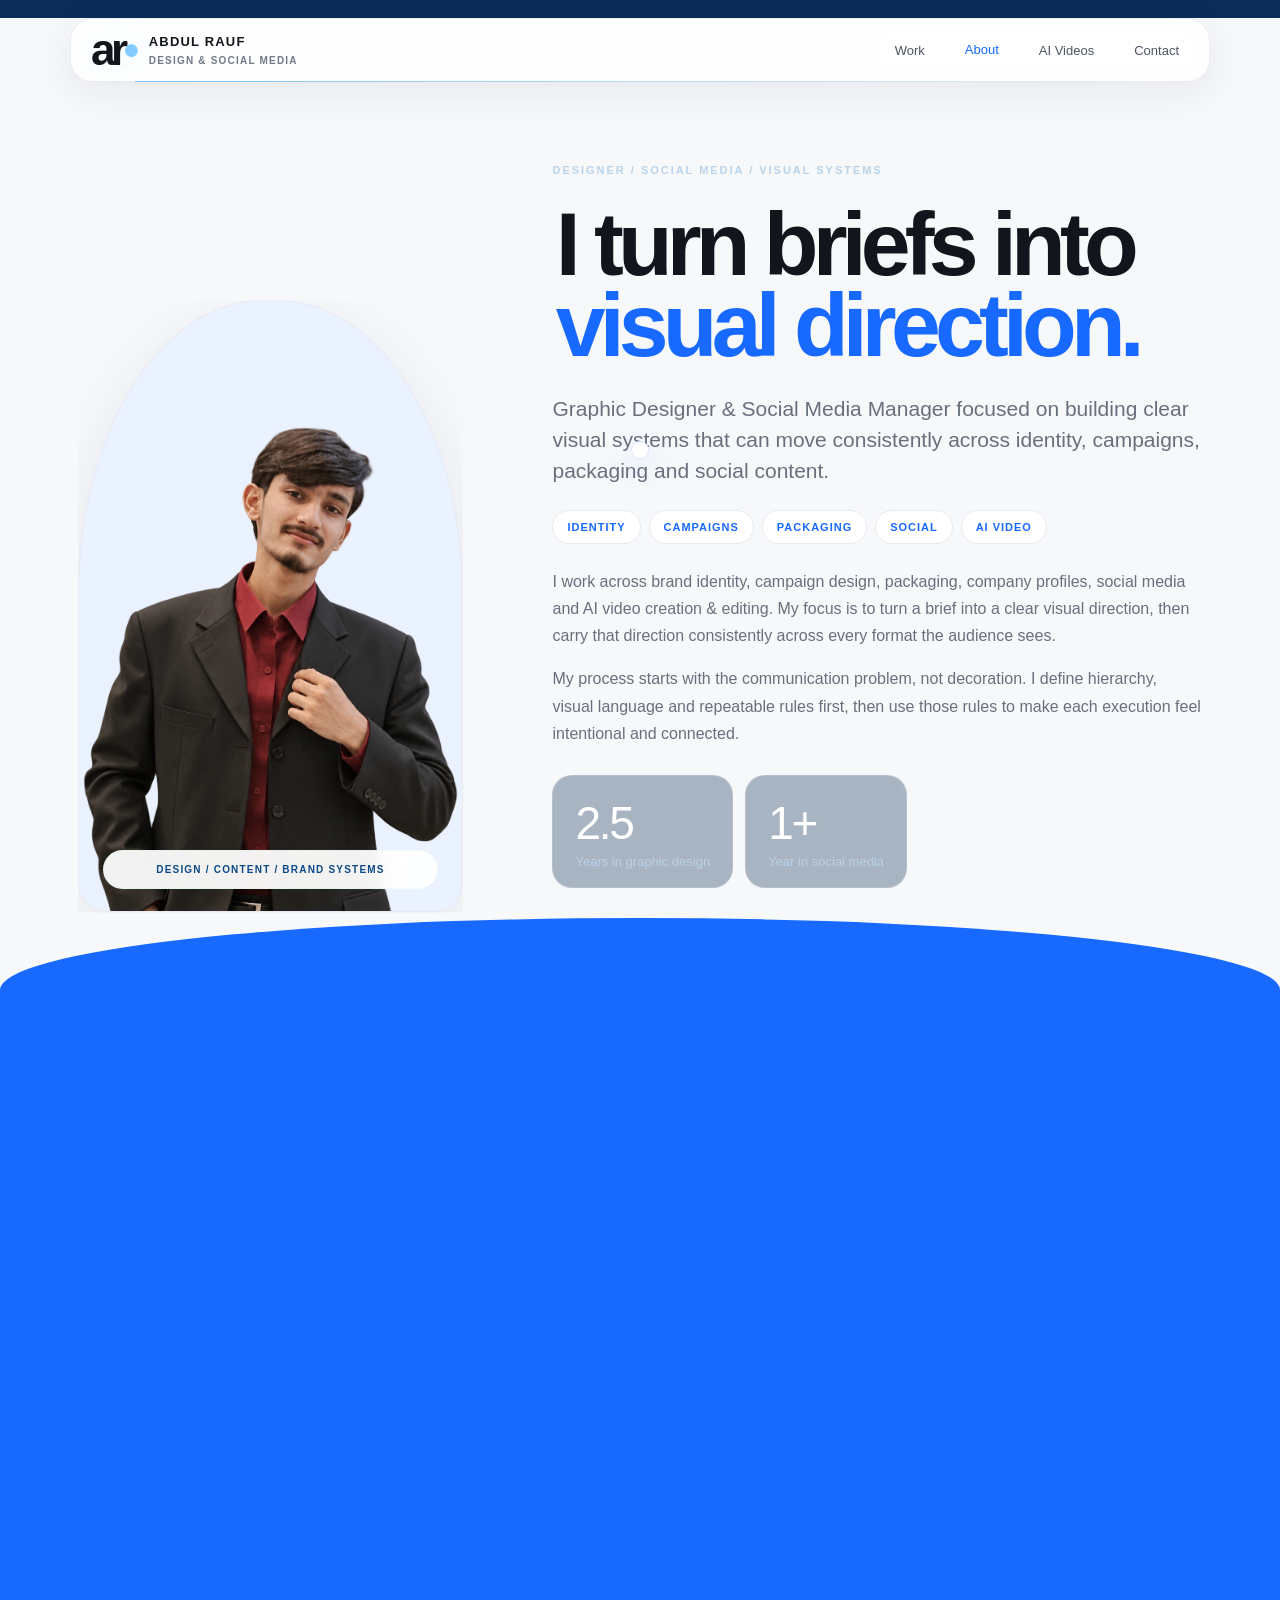
<file: about.html>
<!doctype html><html lang="en"><head><meta charset="utf-8"><meta name="viewport" content="width=device-width,initial-scale=1"><title>About — Abdul Rauf</title><meta name="description" content="Abdul Rauf — Graphic Designer and Social Media Manager. Explore social campaigns, brand identities, packaging and creative work."><meta name="theme-color" content="#f7f8fa"><link rel="icon" href="favicon.svg" type="image/svg+xml"><link rel="stylesheet" href="styles.css"><script src="app.js" defer></script></head><body class="site-page about-site-page"><a class="skip" href="#main">Skip to content</a><header class="header"><a class="brand" href="index.html" aria-label="Abdul Rauf home"><span class="monogram">ar<span>•</span></span><span>ABDUL RAUF<small>DESIGN & SOCIAL MEDIA</small></span></a><nav aria-label="Main navigation"><a href="index.html#work" >Work</a><a href="about.html" aria-current="page">About</a><a href="index.html#ai-video">AI Videos</a><a href="index.html#contact" >Contact</a></nav></header><main id="main"><section class="about-page"><div class="about-photo"><img src="assets/images/portrait.webp" alt="Abdul Rauf" width="500" height="650"><span class="about-photo-tag">DESIGN / CONTENT / BRAND SYSTEMS</span></div><div class="about-copy"><p class="eyebrow">DESIGNER / SOCIAL MEDIA / VISUAL SYSTEMS</p><h1>I turn briefs into<br><em>visual direction.</em></h1><p class="about-lead">Graphic Designer & Social Media Manager focused on building clear visual systems that can move consistently across identity, campaigns, packaging and social content.</p><div class="about-badges"><span>Identity</span><span>Campaigns</span><span>Packaging</span><span>Social</span><span>AI Video</span></div><p>I work across brand identity, campaign design, packaging, company profiles, social media and AI video creation & editing. My focus is to turn a brief into a clear visual direction, then carry that direction consistently across every format the audience sees.</p><p>My process starts with the communication problem, not decoration. I define hierarchy, visual language and repeatable rules first, then use those rules to make each execution feel intentional and connected.</p><div class="experience"><span><b>2.5</b>Years in graphic design</span><span><b>1+</b>Year in social media</span></div><div class="about-toolkit"><p>Toolkit</p><div class="toolkit-pills"><span>Illustrator</span><span>Photoshop</span><span>Canva</span><span>ChatGPT</span><span>Claude</span><span>Other AI Tools</span></div></div><div class="about-actions"><a class="button magnetic" href="index.html#work">Explore selected work ↗</a><a class="text-link" href="index.html#contact">Discuss a project ↗</a></div></div></section><section class="about-details"><div><p class="eyebrow">MY APPROACH</p><h2>Think in systems.<br>Design with character.</h2><p class="about-detail-intro">The objective is a visual language that is recognizable, flexible and practical enough to work across real deliverables.</p></div><div class="capability-list"><article><span>01</span><div><h3>Brand & visual direction</h3><p>Identity concepts, visual language, typography, campaign direction and consistency across brand touchpoints.</p></div></article><article><span>02</span><div><h3>Campaign & social systems</h3><p>Content-led creative systems for social media, promotional campaigns, reels and ongoing communication.</p></div></article><article><span>03</span><div><h3>Packaging & presentation</h3><p>Packaging visuals, company profiles, product presentation and polished marketing collateral designed for real-world use.</p></div></article><article><span>04</span><div><h3>AI video creation & editing</h3><p>AI-assisted concept development, visual generation, sequencing and editing for branded social and campaign videos.</p></div></article><article><span>05</span><div><h3>Creative toolkit</h3><p>Adobe Illustrator · Adobe Photoshop · Canva · ChatGPT · Claude · other AI tools for research, ideation and creative production.</p></div></article></div></section><section class="contact" id="contact"><div><p class="eyebrow">HAVE SOMETHING IN MIND?</p><h2>Let’s make<br>it <em>happen.</em></h2></div><div class="contact-links"><a href="mailto:designwithrauf@gmail.com"><small>EMAIL ME</small><span>designwithrauf@gmail.com ↗</span></a><a href="https://wa.me/923291007770?text=Hi%20Abdul%20Rauf%2C%20I%20would%20like%20to%20discuss%20a%20project." target="_blank" rel="noopener"><small>WHATSAPP</small><span>+92 329 1007770 ↗</span></a><p>Open to creative roles and freelance projects.</p></div></section></main><footer><a href="index.html">© 2026 Abdul Rauf</a><span>Graphic Designer & Social Media Manager</span><a href="#main">Back to top ↑</a></footer><dialog id="viewer" aria-label="Artwork viewer"><div class="viewer-bar"><span id="viewer-label"></span><button type="button" id="close-viewer" aria-label="Close artwork">Close ×</button></div><div class="viewer-stage"><img id="viewer-image" alt=""></div><div class="viewer-bottom"><button id="previous" aria-label="Previous artwork">← Previous</button><a id="original" target="_blank" rel="noopener">Open full image ↗</a><button id="next" aria-label="Next artwork">Next →</button></div></dialog></body></html>
</file>
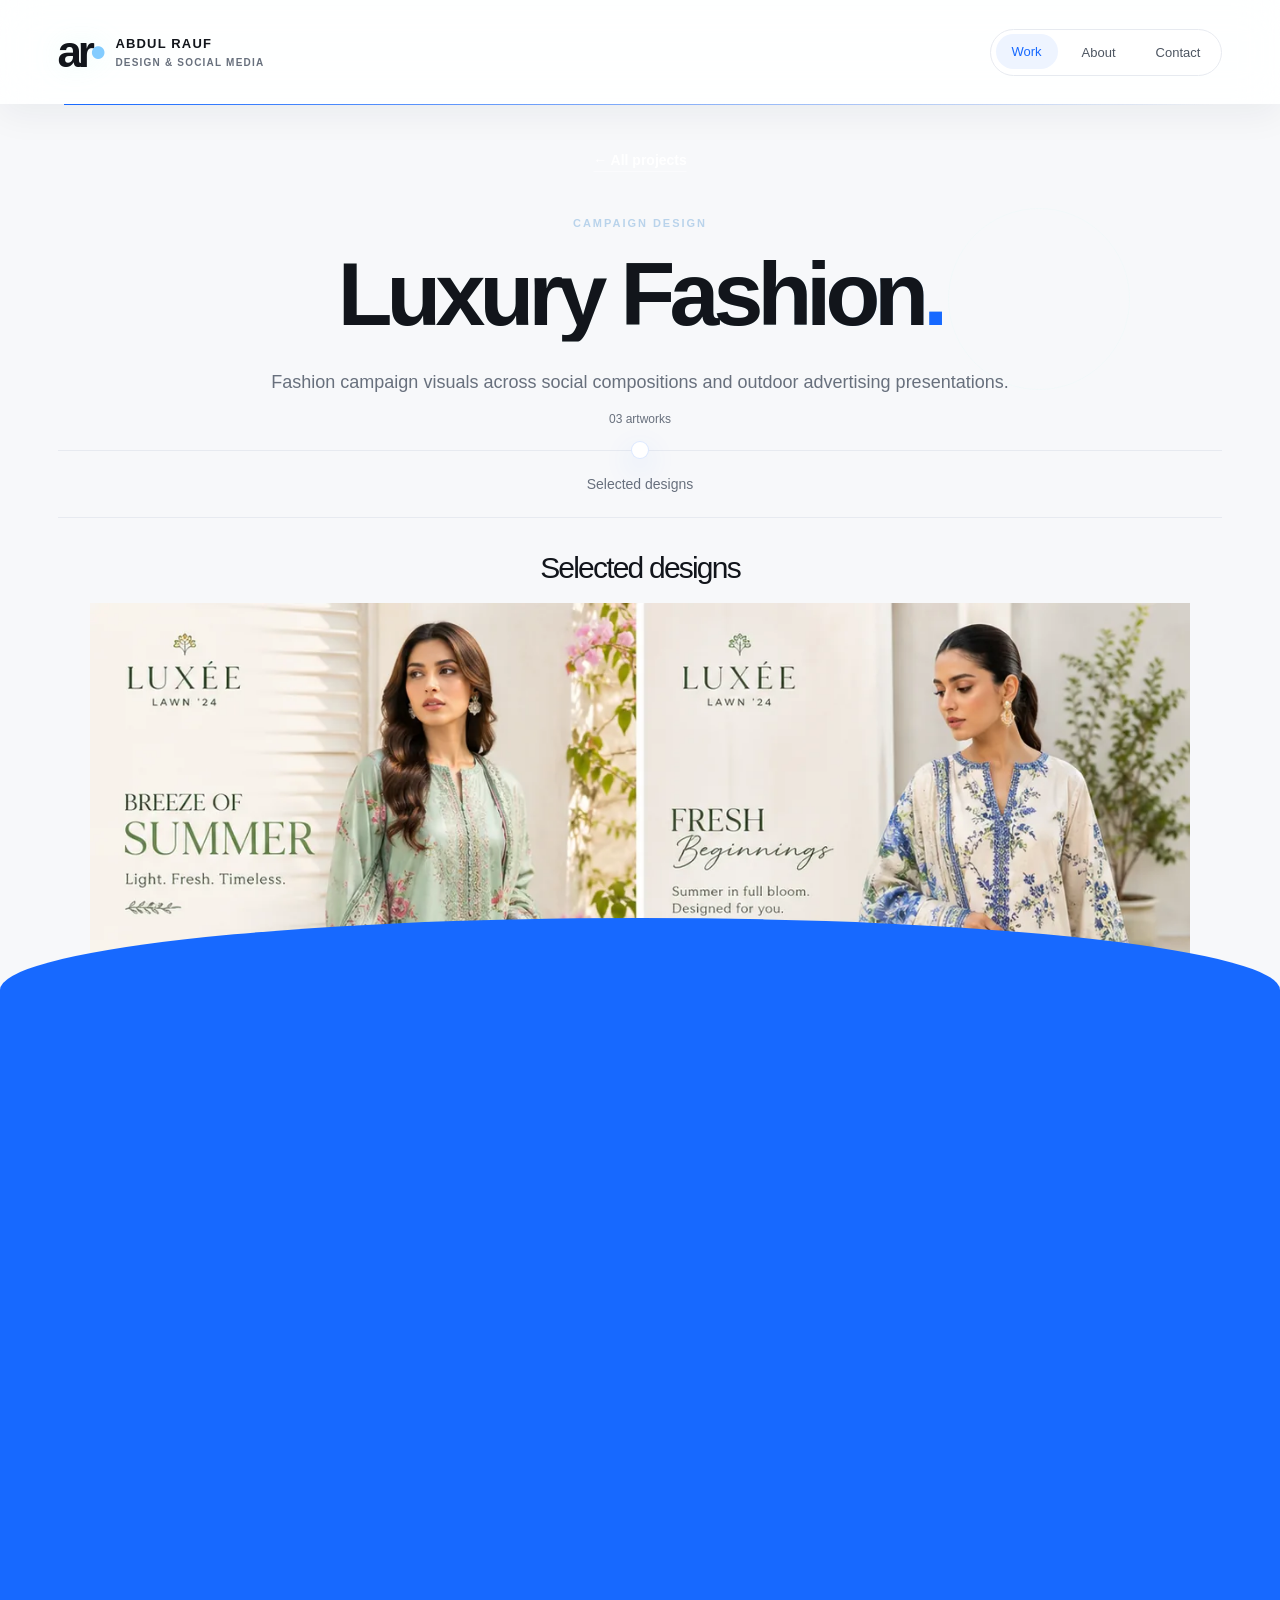
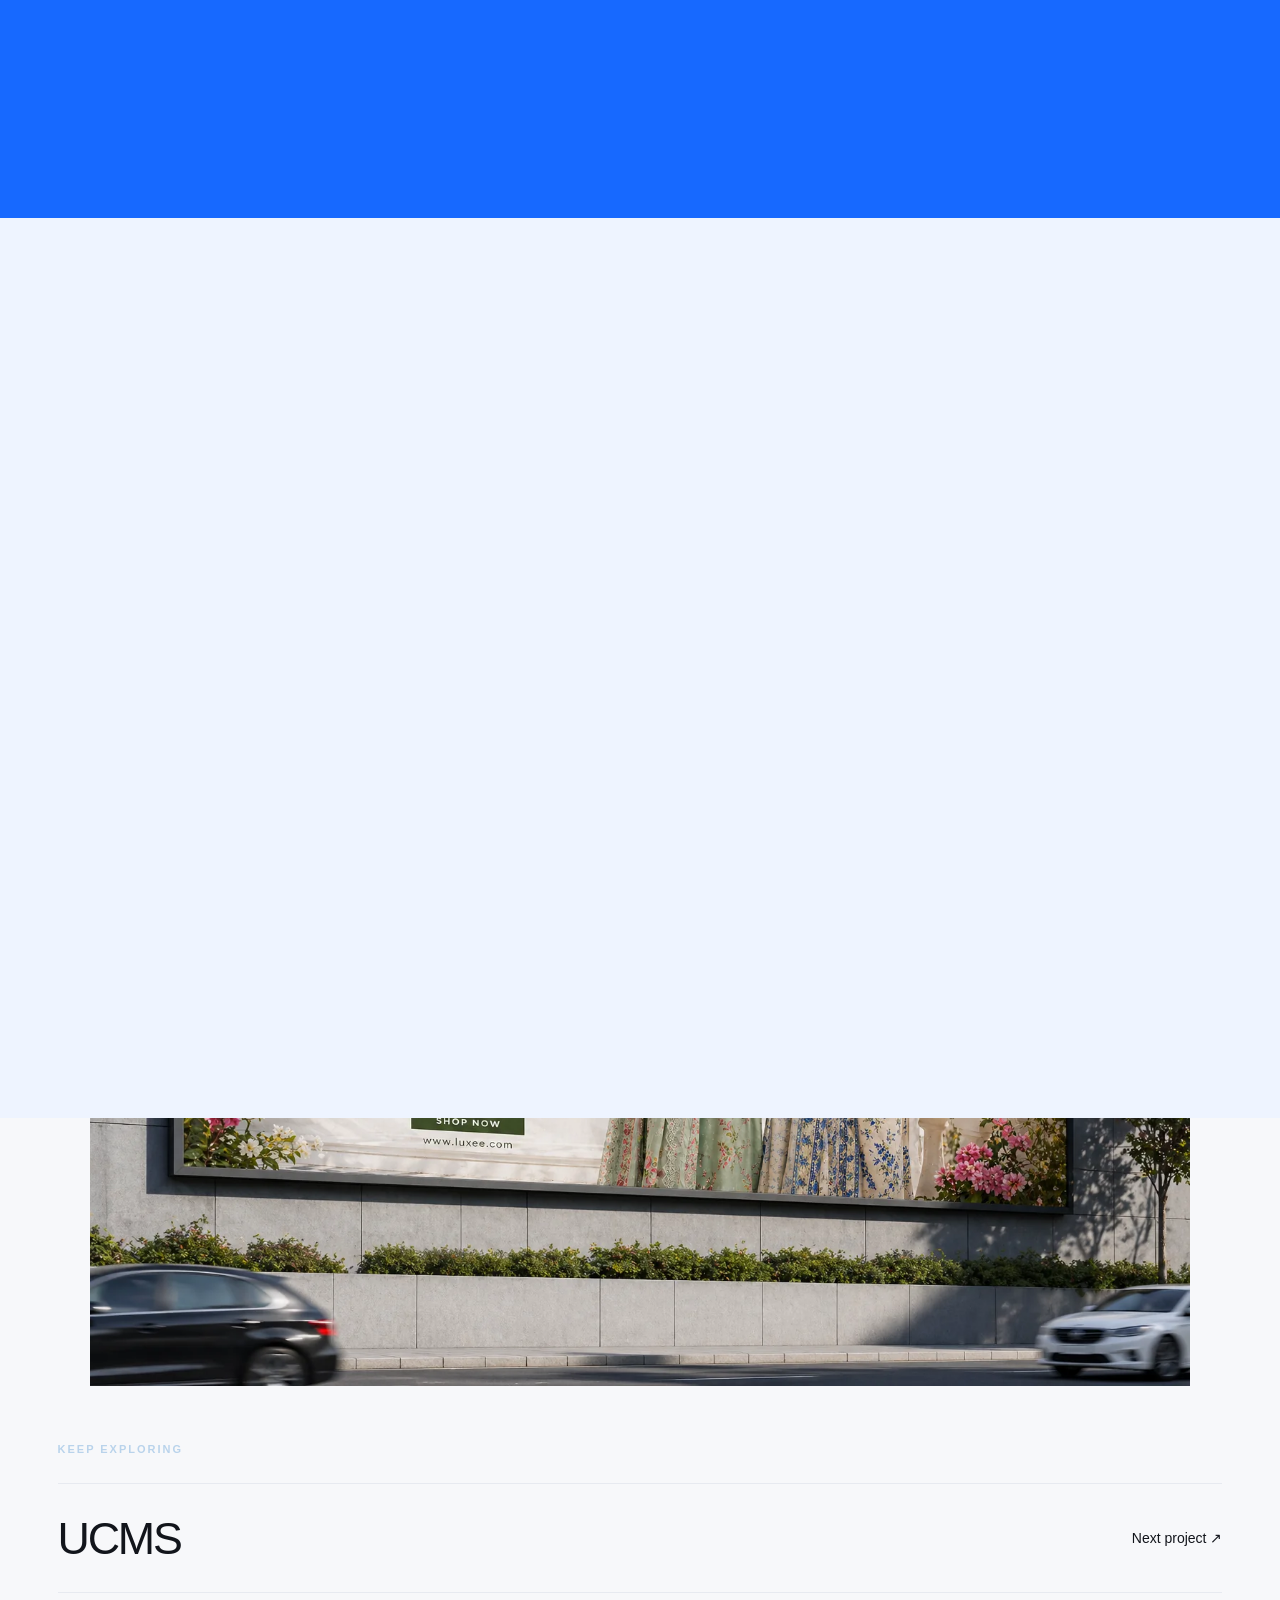
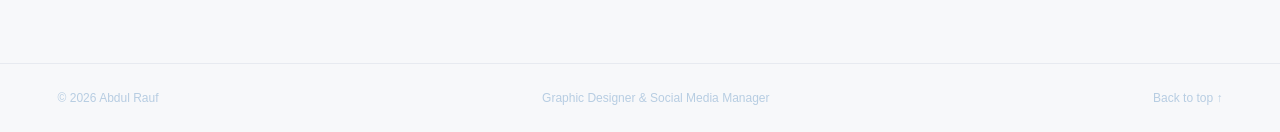
<file: fashion.html>
<!doctype html><html lang="en"><head><meta charset="utf-8"><meta name="viewport" content="width=device-width,initial-scale=1"><title>Luxury Fashion — Abdul Rauf</title><meta name="description" content="Abdul Rauf — Graphic Designer and Social Media Manager. Explore social campaigns, brand identities, packaging and creative work."><meta name="theme-color" content="#f7f8fa"><link rel="icon" href="favicon.svg" type="image/svg+xml"><link rel="stylesheet" href="styles.css"><script src="app.js" defer></script></head><body class="behance-project"><a class="skip" href="#main">Skip to content</a><header class="header"><a class="brand" href="index.html" aria-label="Abdul Rauf home"><span class="monogram">ar<span>•</span></span><span>ABDUL RAUF<small>DESIGN & SOCIAL MEDIA</small></span></a><nav aria-label="Main navigation"><a href="index.html#work" aria-current="page">Work</a><a href="about.html" >About</a><a href="index.html#contact" >Contact</a></nav></header><main id="main"><section class="project-intro"><a class="text-link" href="index.html#work">← All projects</a><p class="eyebrow">CAMPAIGN DESIGN</p><h1>Luxury Fashion<span class="accent">.</span></h1><div class="project-summary"><p>Fashion campaign visuals across social compositions and outdoor advertising presentations.</p><span>03 artworks</span></div></section><nav class="project-sections" aria-label="Project sections"><a href="#group-0">Selected designs</a></nav><section class="art-section" id="group-0"><div class="section-heading"><h2>Selected designs</h2><span class="muted">03 artworks / Click to enlarge</span></div><div class="art-grid"><figure><button class="artwork" data-image="assets/images/luxury-fashion-01.webp" data-caption="Luxury Fashion — Selected designs, artwork 01" aria-label="Enlarge Luxury Fashion — Selected designs, artwork 01"><img loading="lazy" src="assets/images/luxury-fashion-01.webp" alt="Luxury Fashion — Selected designs, artwork 01"><span class="zoom-mark" aria-hidden="true">↗</span></button><figcaption>Selected designs <span>01</span></figcaption></figure><figure><button class="artwork" data-image="assets/images/luxury-fashion-02.webp" data-caption="Luxury Fashion — Selected designs, artwork 02" aria-label="Enlarge Luxury Fashion — Selected designs, artwork 02"><img loading="lazy" src="assets/images/luxury-fashion-02.webp" alt="Luxury Fashion — Selected designs, artwork 02"><span class="zoom-mark" aria-hidden="true">↗</span></button><figcaption>Selected designs <span>02</span></figcaption></figure><figure><button class="artwork" data-image="assets/images/luxury-fashion-03.webp" data-caption="Luxury Fashion — Selected designs, artwork 03" aria-label="Enlarge Luxury Fashion — Selected designs, artwork 03"><img loading="lazy" src="assets/images/luxury-fashion-03.webp" alt="Luxury Fashion — Selected designs, artwork 03"><span class="zoom-mark" aria-hidden="true">↗</span></button><figcaption>Selected designs <span>03</span></figcaption></figure></div></section><section class="next-project"><p class="eyebrow">KEEP EXPLORING</p><a href="ucms.html"><h2>UCMS</h2><span>Next project ↗</span></a></section></main><footer><a href="index.html">© 2026 Abdul Rauf</a><span>Graphic Designer & Social Media Manager</span><a href="#main">Back to top ↑</a></footer><dialog id="viewer" aria-label="Artwork viewer"><div class="viewer-bar"><span id="viewer-label"></span><button type="button" id="close-viewer" aria-label="Close artwork">Close ×</button></div><div class="viewer-stage"><img id="viewer-image" alt=""></div><div class="viewer-bottom"><button id="previous" aria-label="Previous artwork">← Previous</button><a id="original" target="_blank" rel="noopener">Open full image ↗</a><button id="next" aria-label="Next artwork">Next →</button></div></dialog></body></html>
</file>
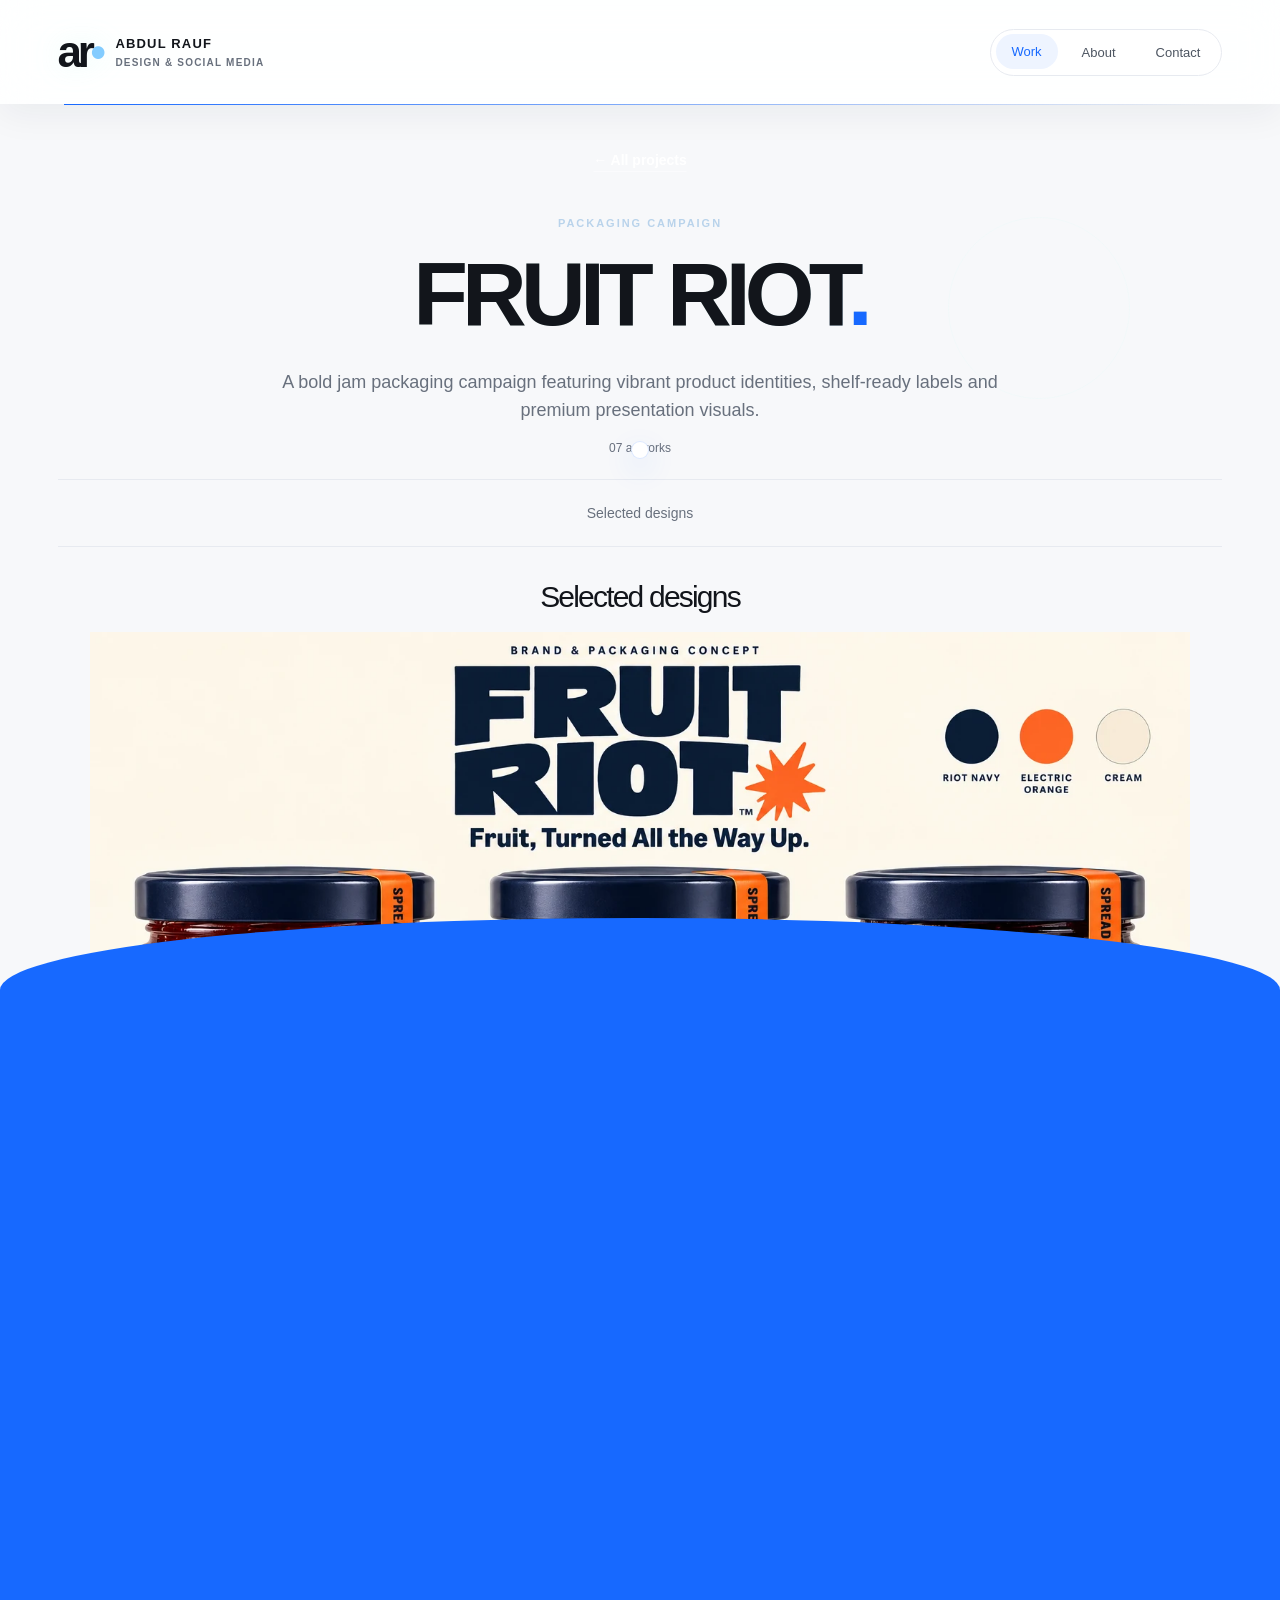
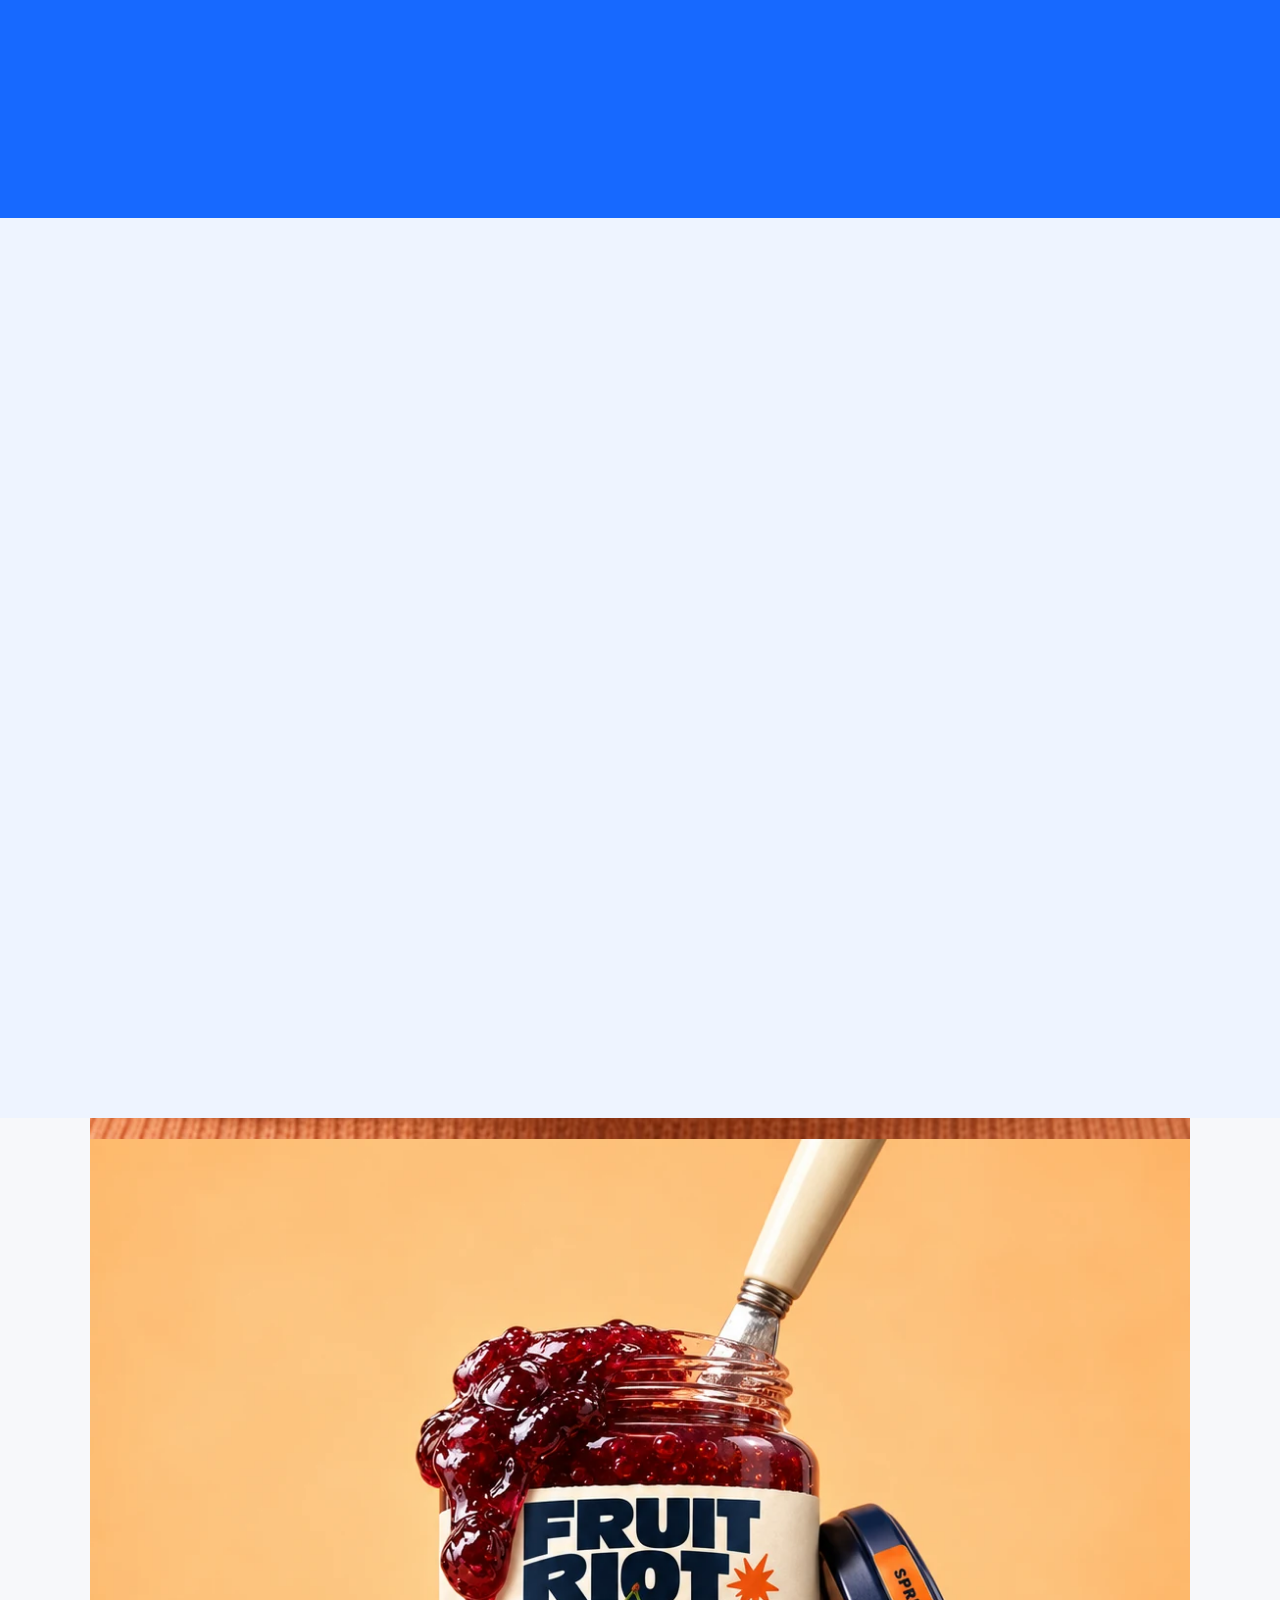
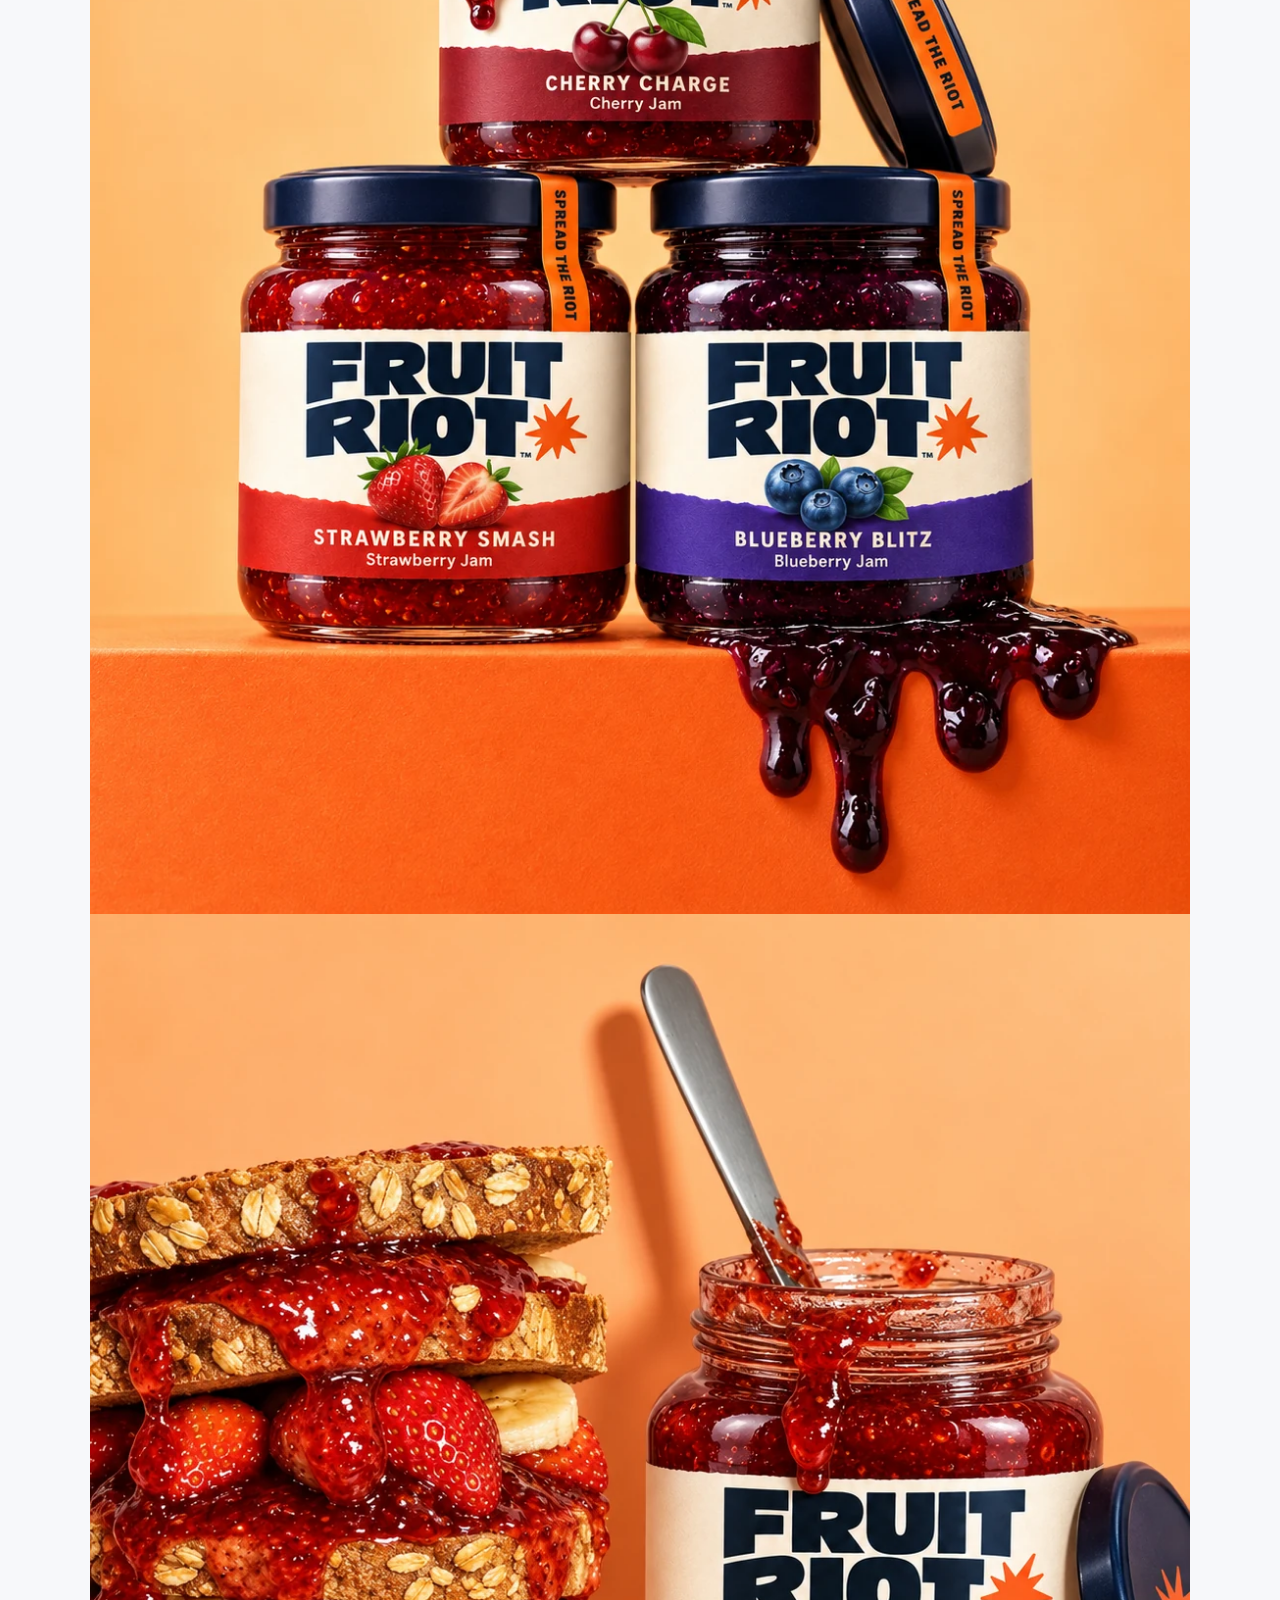
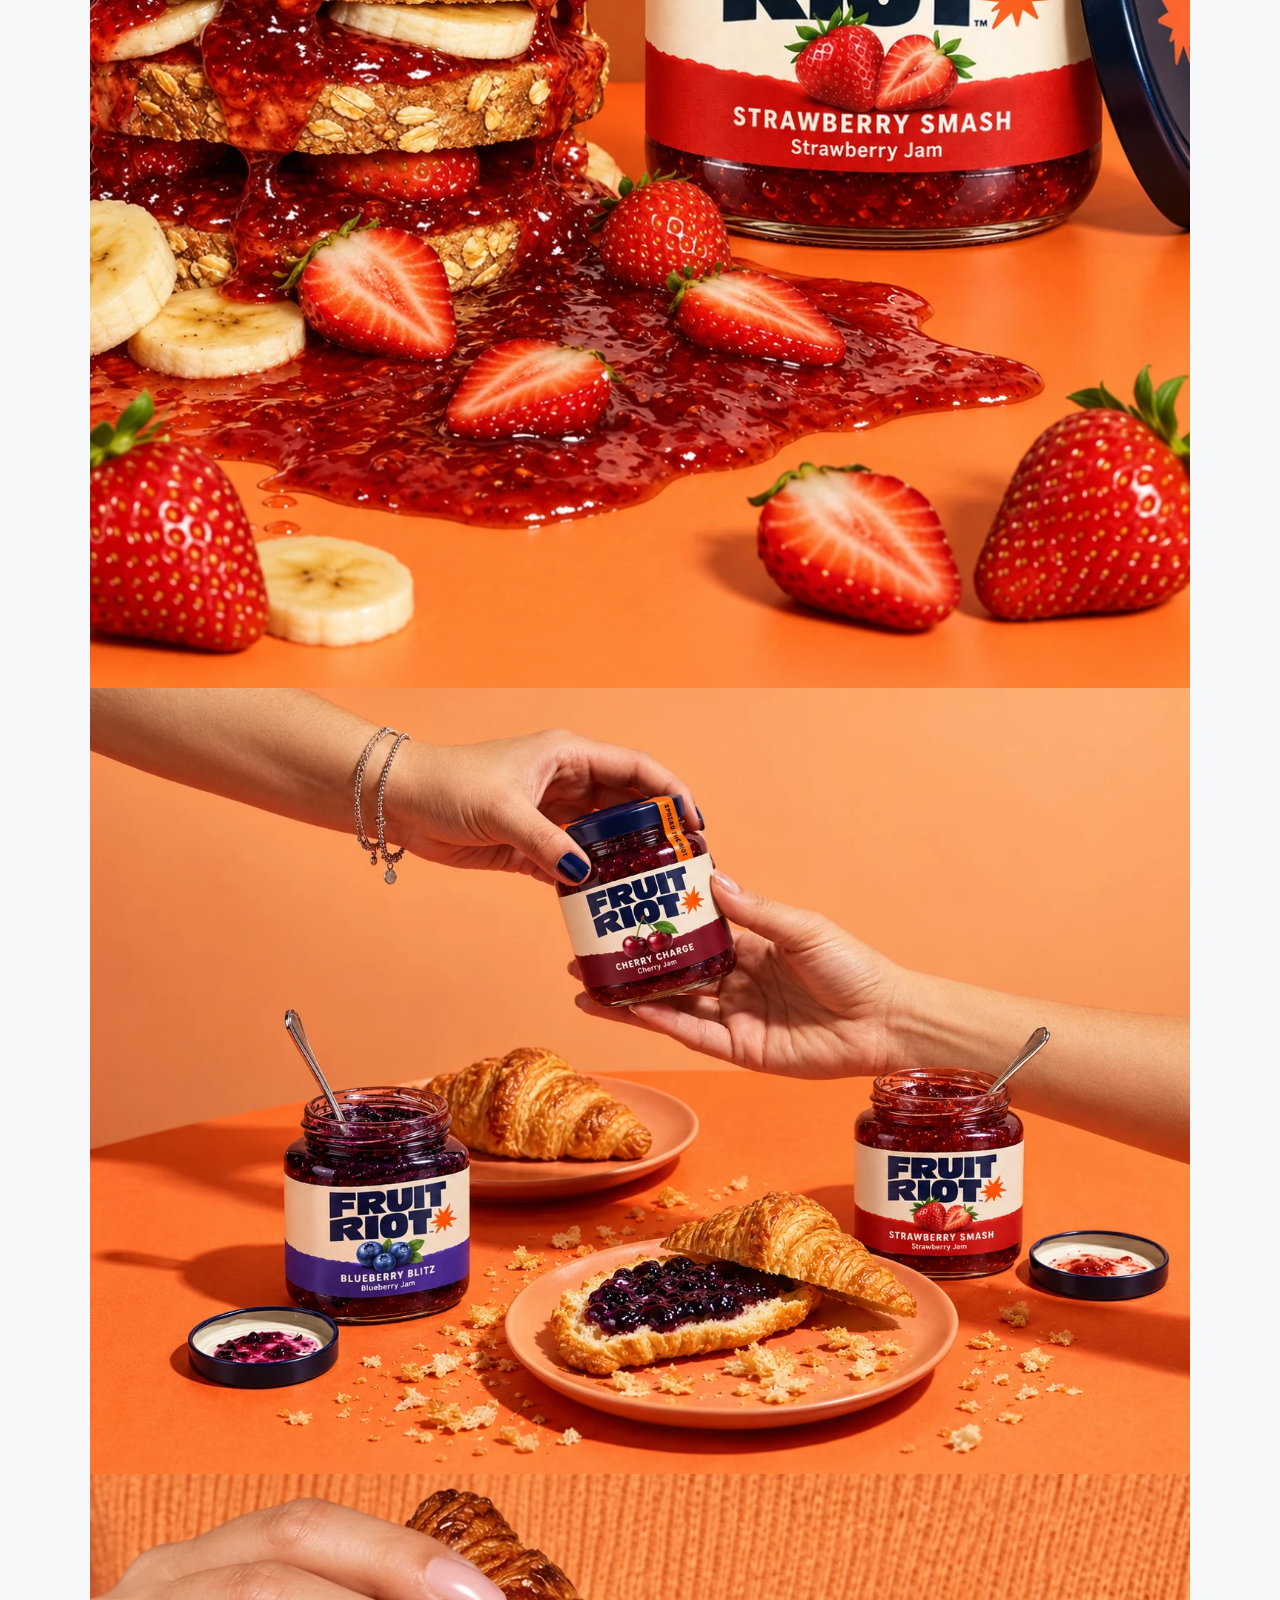
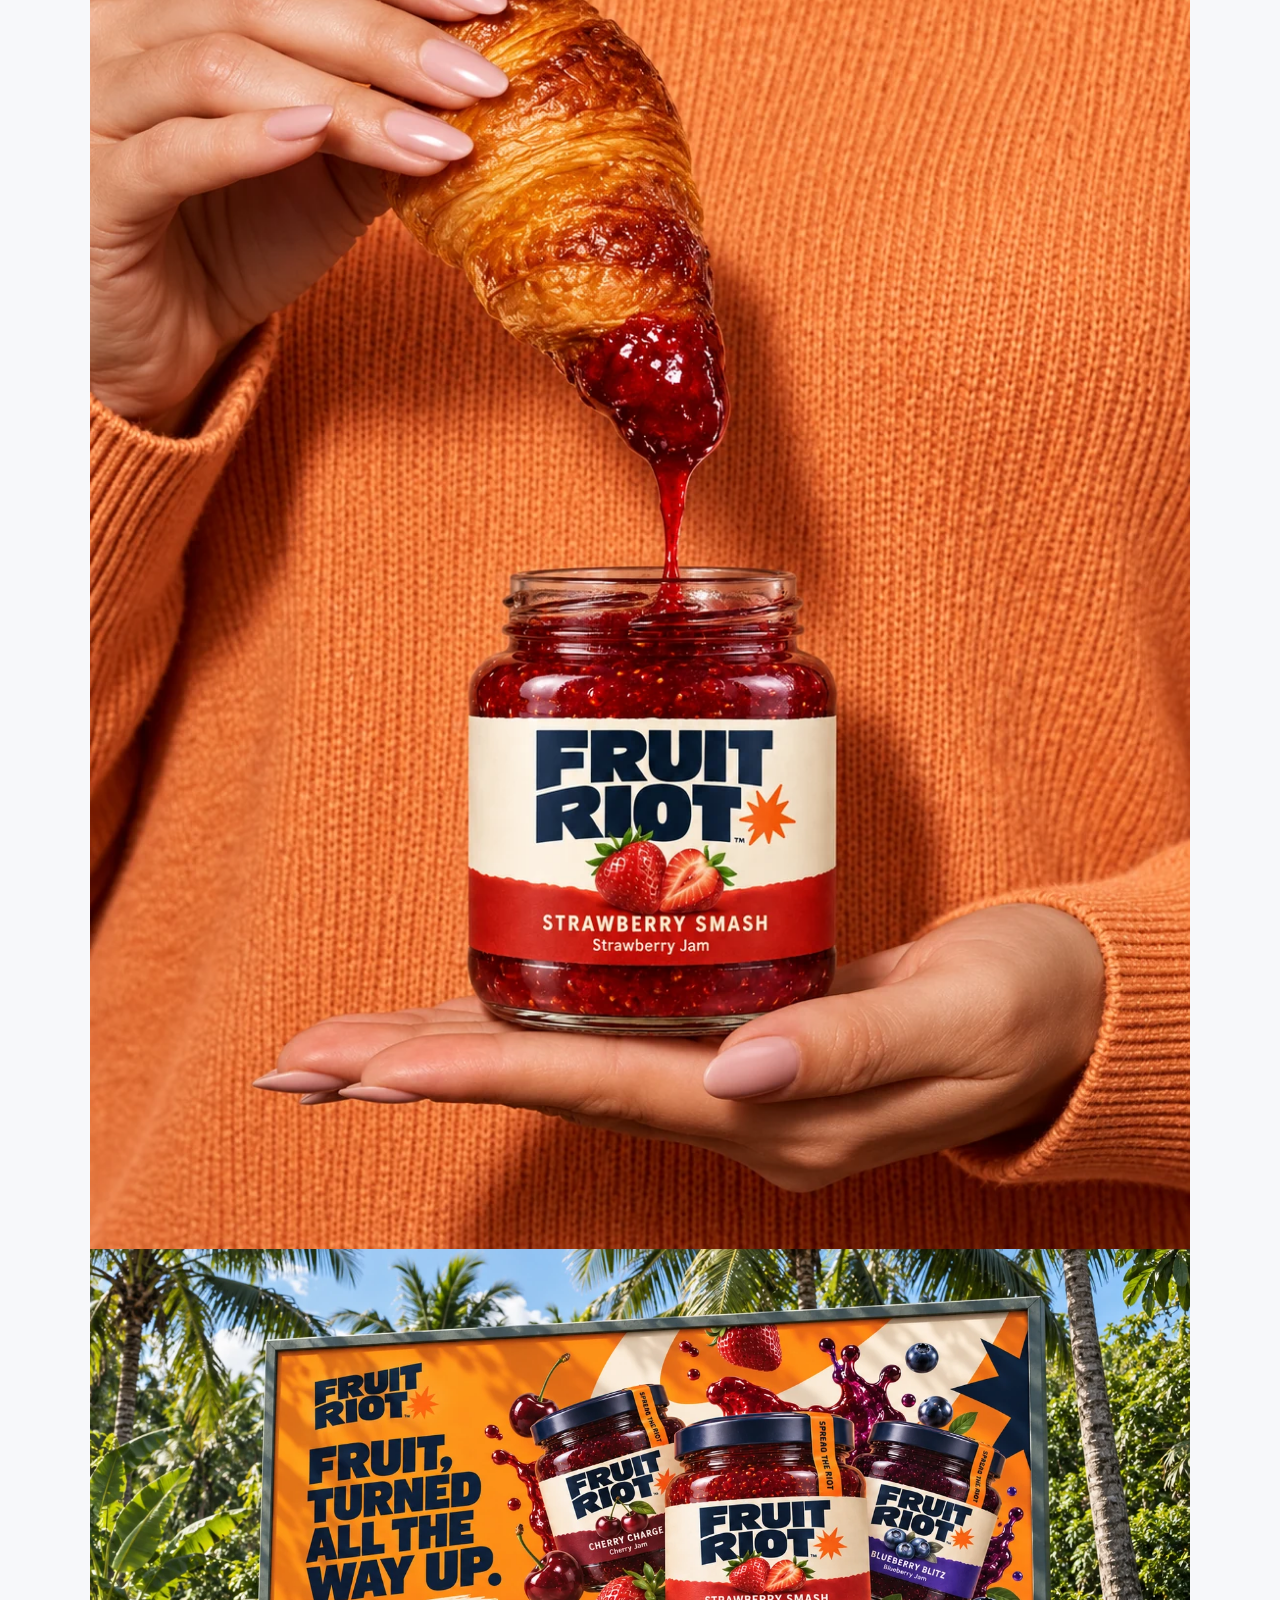
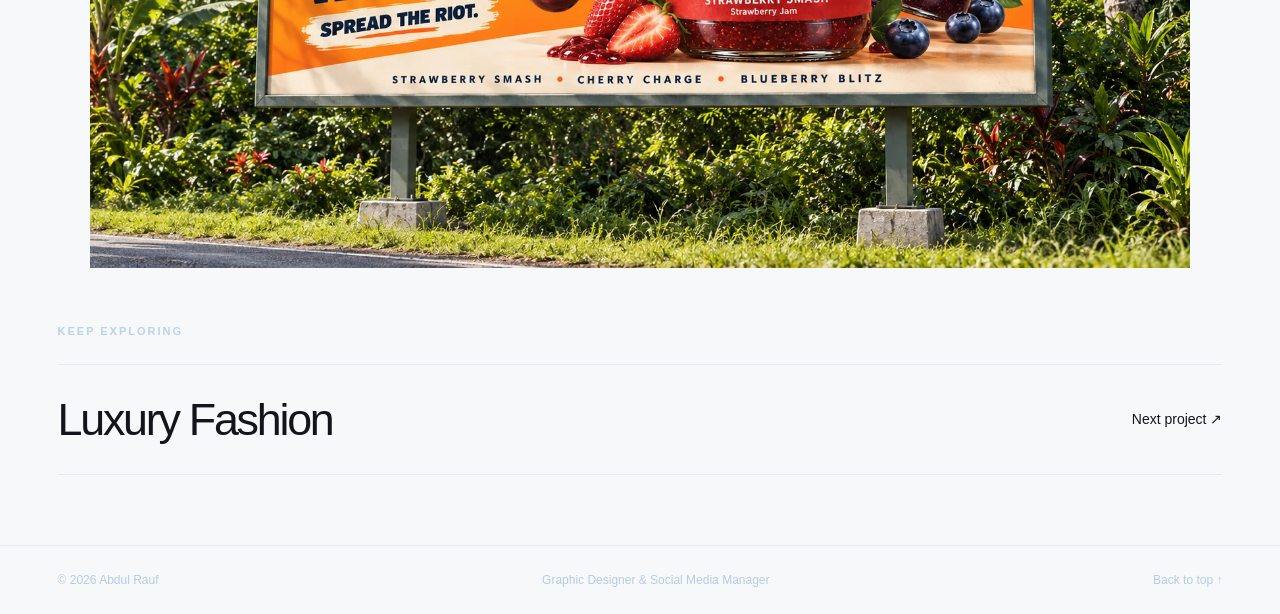
<file: fruitriot.html>
<!doctype html><html lang="en"><head><meta charset="utf-8"><meta name="viewport" content="width=device-width,initial-scale=1"><title>FRUIT RIOT — Abdul Rauf</title><meta name="description" content="Abdul Rauf — Graphic Designer and Social Media Manager. Explore social campaigns, brand identities, packaging and creative work."><meta name="theme-color" content="#f7f8fa"><link rel="icon" href="favicon.svg" type="image/svg+xml"><link rel="stylesheet" href="styles.css"><script src="app.js" defer></script></head><body class="behance-project"><a class="skip" href="#main">Skip to content</a><header class="header"><a class="brand" href="index.html" aria-label="Abdul Rauf home"><span class="monogram">ar<span>•</span></span><span>ABDUL RAUF<small>DESIGN & SOCIAL MEDIA</small></span></a><nav aria-label="Main navigation"><a href="index.html#work" aria-current="page">Work</a><a href="about.html" >About</a><a href="index.html#contact" >Contact</a></nav></header><main id="main"><section class="project-intro"><a class="text-link" href="index.html#work">← All projects</a><p class="eyebrow">PACKAGING CAMPAIGN</p><h1>FRUIT RIOT<span class="accent">.</span></h1><div class="project-summary"><p>A bold jam packaging campaign featuring vibrant product identities, shelf-ready labels and premium presentation visuals.</p><span>07 artworks</span></div></section><nav class="project-sections" aria-label="Project sections"><a href="#group-0">Selected designs</a></nav><section class="art-section" id="group-0"><div class="section-heading"><h2>Selected designs</h2><span class="muted">07 artworks / Click to enlarge</span></div><div class="art-grid"><figure><button class="artwork" data-image="assets/images/fruit-riot-01.webp" data-caption="FRUIT RIOT — Selected designs, artwork 01" aria-label="Enlarge FRUIT RIOT — Selected designs, artwork 01"><img loading="lazy" src="assets/images/fruit-riot-01.webp" alt="FRUIT RIOT — Selected designs, artwork 01"><span class="zoom-mark" aria-hidden="true">↗</span></button><figcaption>Selected designs <span>01</span></figcaption></figure><figure><button class="artwork" data-image="assets/images/fruit-riot-02.webp" data-caption="FRUIT RIOT — Selected designs, artwork 02" aria-label="Enlarge FRUIT RIOT — Selected designs, artwork 02"><img loading="lazy" src="assets/images/fruit-riot-02.webp" alt="FRUIT RIOT — Selected designs, artwork 02"><span class="zoom-mark" aria-hidden="true">↗</span></button><figcaption>Selected designs <span>02</span></figcaption></figure><figure><button class="artwork" data-image="assets/images/fruit-riot-03.webp" data-caption="FRUIT RIOT — Selected designs, artwork 03" aria-label="Enlarge FRUIT RIOT — Selected designs, artwork 03"><img loading="lazy" src="assets/images/fruit-riot-03.webp" alt="FRUIT RIOT — Selected designs, artwork 03"><span class="zoom-mark" aria-hidden="true">↗</span></button><figcaption>Selected designs <span>03</span></figcaption></figure><figure><button class="artwork" data-image="assets/images/fruit-riot-04.webp" data-caption="FRUIT RIOT — Selected designs, artwork 04" aria-label="Enlarge FRUIT RIOT — Selected designs, artwork 04"><img loading="lazy" src="assets/images/fruit-riot-04.webp" alt="FRUIT RIOT — Selected designs, artwork 04"><span class="zoom-mark" aria-hidden="true">↗</span></button><figcaption>Selected designs <span>04</span></figcaption></figure><figure><button class="artwork" data-image="assets/images/fruit-riot-05.webp" data-caption="FRUIT RIOT — Selected designs, artwork 05" aria-label="Enlarge FRUIT RIOT — Selected designs, artwork 05"><img loading="lazy" src="assets/images/fruit-riot-05.webp" alt="FRUIT RIOT — Selected designs, artwork 05"><span class="zoom-mark" aria-hidden="true">↗</span></button><figcaption>Selected designs <span>05</span></figcaption></figure><figure><button class="artwork" data-image="assets/images/fruit-riot-06.webp" data-caption="FRUIT RIOT — Selected designs, artwork 06" aria-label="Enlarge FRUIT RIOT — Selected designs, artwork 06"><img loading="lazy" src="assets/images/fruit-riot-06.webp" alt="FRUIT RIOT — Selected designs, artwork 06"><span class="zoom-mark" aria-hidden="true">↗</span></button><figcaption>Selected designs <span>06</span></figcaption></figure><figure><button class="artwork" data-image="assets/images/fruit-riot-07.webp" data-caption="FRUIT RIOT — Selected designs, artwork 07" aria-label="Enlarge FRUIT RIOT — Selected designs, artwork 07"><img loading="lazy" src="assets/images/fruit-riot-07.webp" alt="FRUIT RIOT — Selected designs, artwork 07"><span class="zoom-mark" aria-hidden="true">↗</span></button><figcaption>Selected designs <span>07</span></figcaption></figure></div></section><section class="next-project"><p class="eyebrow">KEEP EXPLORING</p><a href="fashion.html"><h2>Luxury Fashion</h2><span>Next project ↗</span></a></section></main><footer><a href="index.html">© 2026 Abdul Rauf</a><span>Graphic Designer & Social Media Manager</span><a href="#main">Back to top ↑</a></footer><dialog id="viewer" aria-label="Artwork viewer"><div class="viewer-bar"><span id="viewer-label"></span><button type="button" id="close-viewer" aria-label="Close artwork">Close ×</button></div><div class="viewer-stage"><img id="viewer-image" alt=""></div><div class="viewer-bottom"><button id="previous" aria-label="Previous artwork">← Previous</button><a id="original" target="_blank" rel="noopener">Open full image ↗</a><button id="next" aria-label="Next artwork">Next →</button></div></dialog></body></html>
</file>
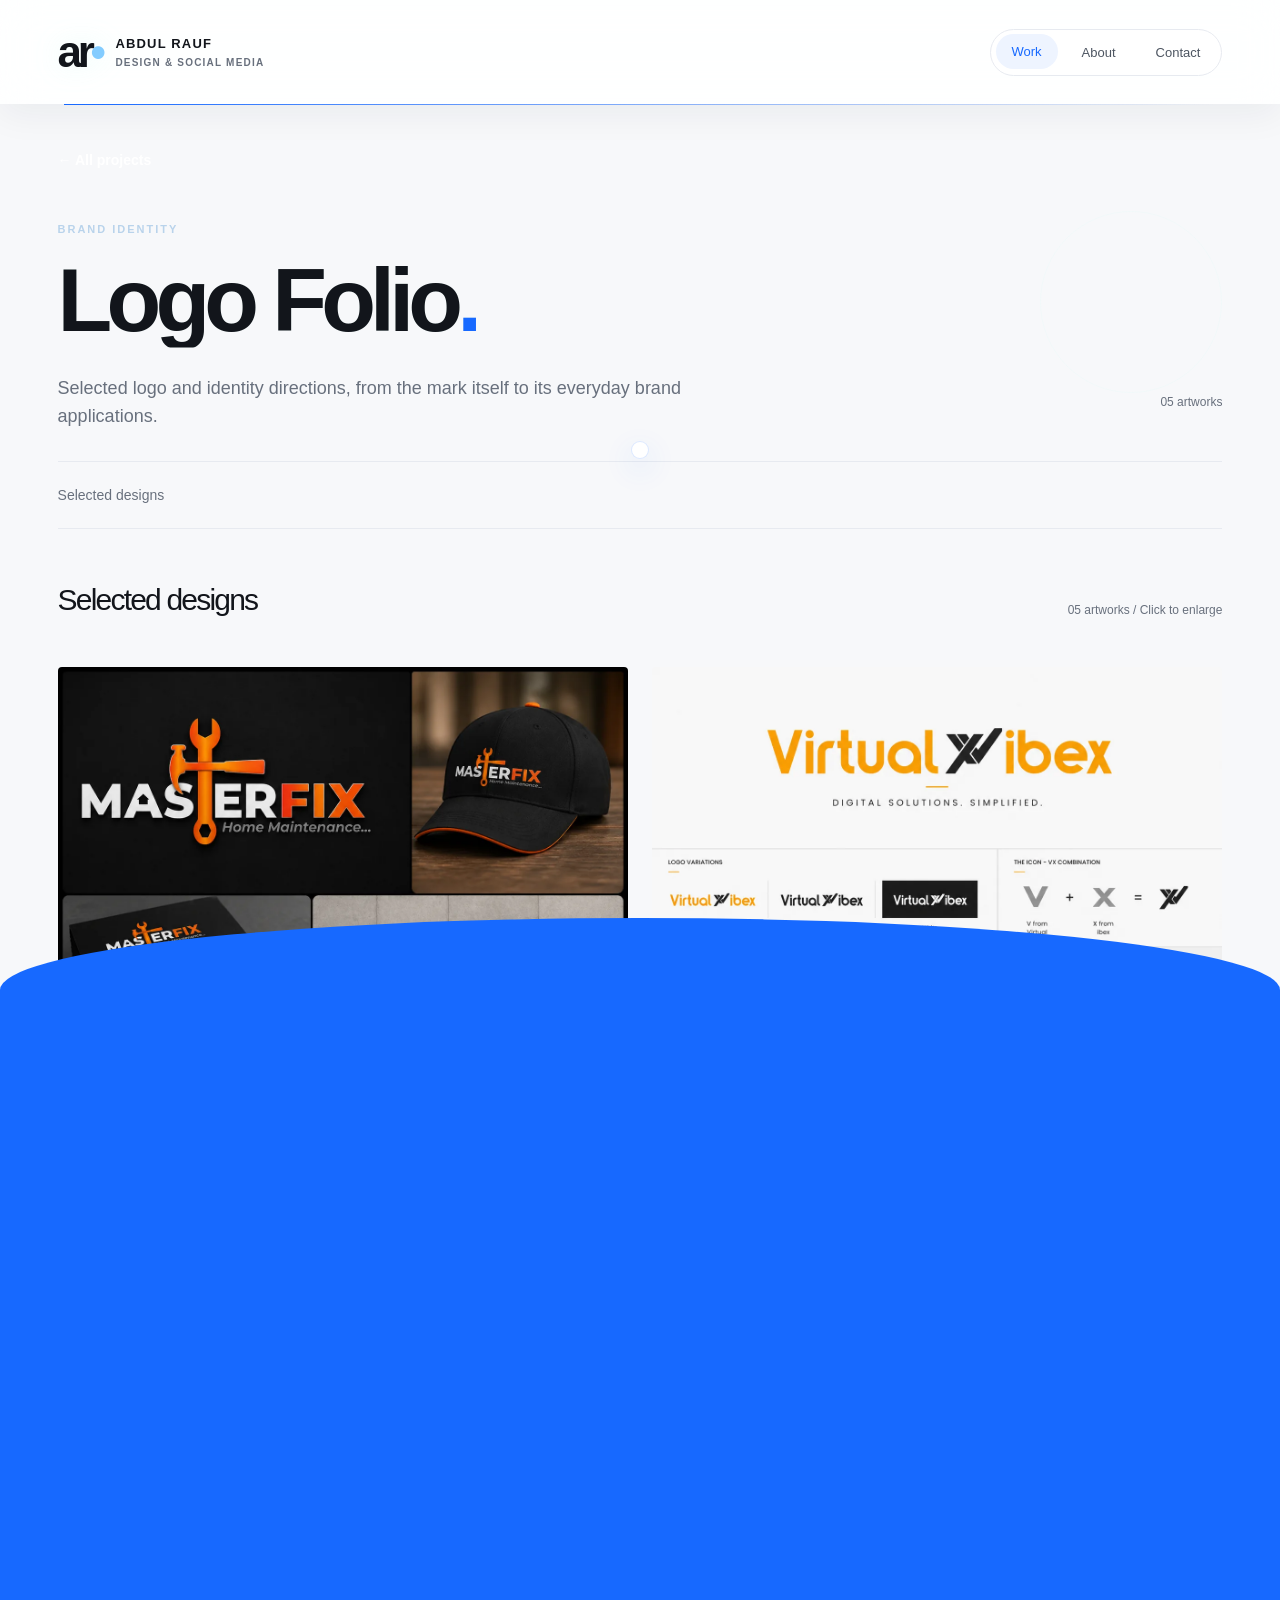
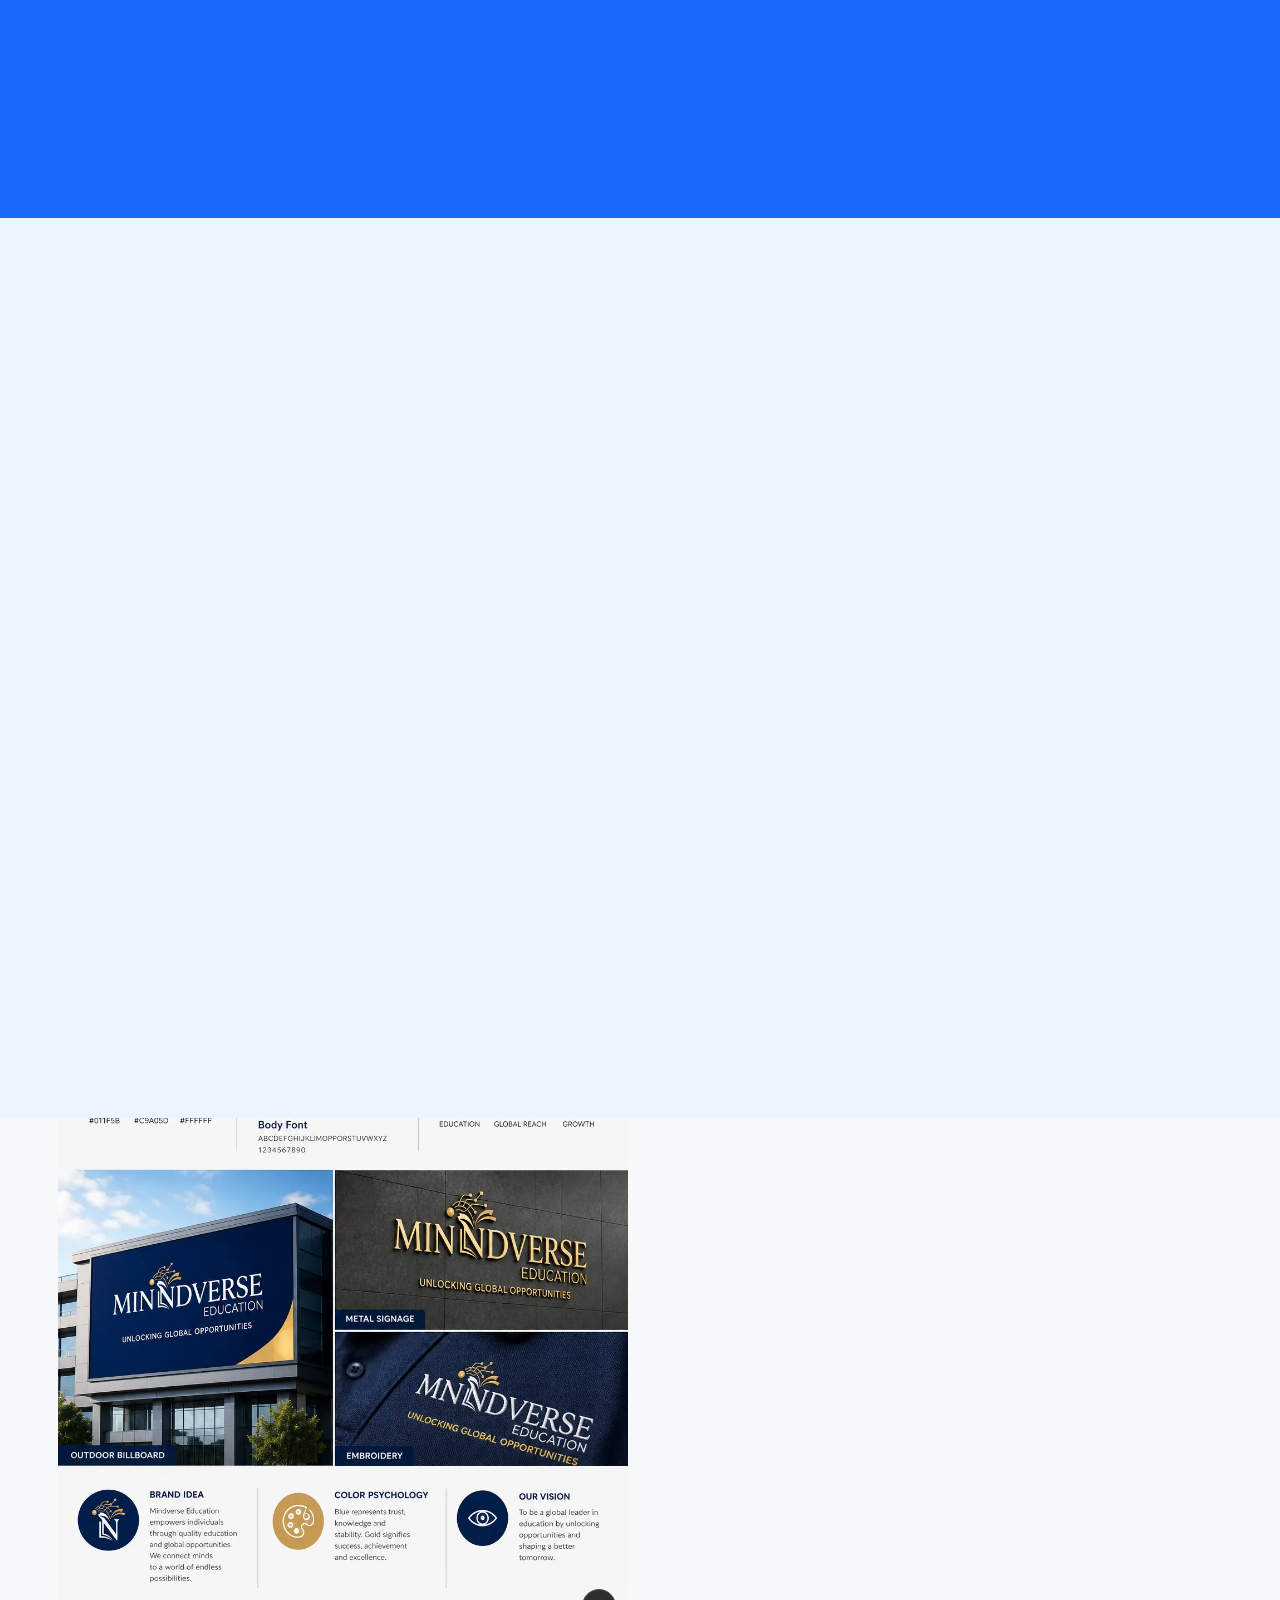
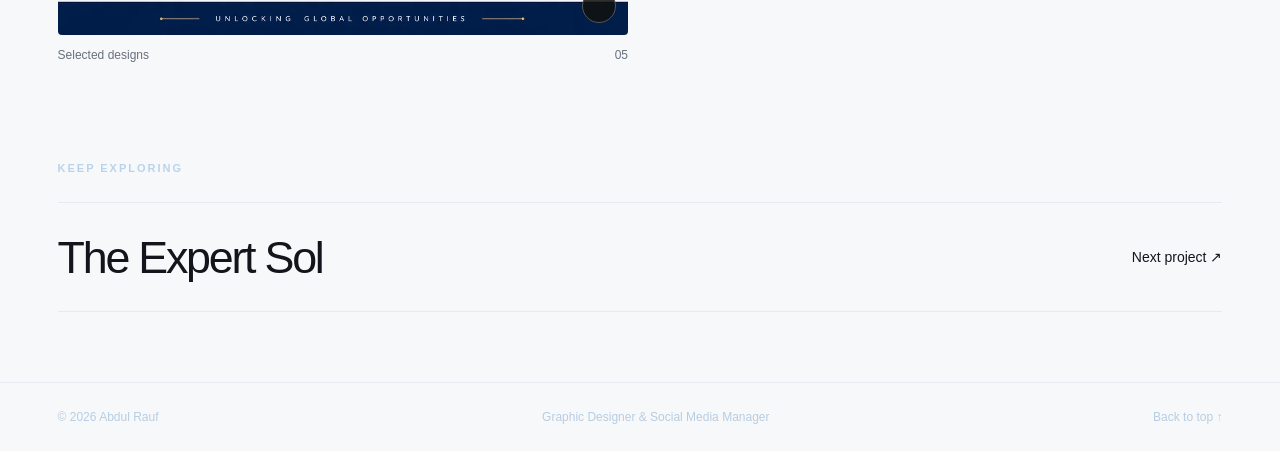
<file: logos.html>
<!doctype html><html lang="en"><head><meta charset="utf-8"><meta name="viewport" content="width=device-width,initial-scale=1"><title>Logo Folio — Abdul Rauf</title><meta name="description" content="Abdul Rauf — Graphic Designer and Social Media Manager. Explore social campaigns, brand identities, packaging and creative work."><meta name="theme-color" content="#f7f8fa"><link rel="icon" href="favicon.svg" type="image/svg+xml"><link rel="stylesheet" href="styles.css"><script src="app.js" defer></script></head><body><a class="skip" href="#main">Skip to content</a><header class="header"><a class="brand" href="index.html" aria-label="Abdul Rauf home"><span class="monogram">ar<span>•</span></span><span>ABDUL RAUF<small>DESIGN & SOCIAL MEDIA</small></span></a><nav aria-label="Main navigation"><a href="index.html#work" aria-current="page">Work</a><a href="about.html" >About</a><a href="index.html#contact" >Contact</a></nav></header><main id="main"><section class="project-intro"><a class="text-link" href="index.html#work">← All projects</a><p class="eyebrow">BRAND IDENTITY</p><h1>Logo Folio<span class="accent">.</span></h1><div class="project-summary"><p>Selected logo and identity directions, from the mark itself to its everyday brand applications.</p><span>05 artworks</span></div></section><nav class="project-sections" aria-label="Project sections"><a href="#group-0">Selected designs</a></nav><section class="art-section" id="group-0"><div class="section-heading"><h2>Selected designs</h2><span class="muted">05 artworks / Click to enlarge</span></div><div class="art-grid"><figure><button class="artwork" data-image="assets/images/logo-folio-01.webp" data-caption="Logo Folio — Selected designs, artwork 01" aria-label="Enlarge Logo Folio — Selected designs, artwork 01"><img loading="lazy" src="assets/images/logo-folio-01.webp" alt="Logo Folio — Selected designs, artwork 01"><span class="zoom-mark" aria-hidden="true">↗</span></button><figcaption>Selected designs <span>01</span></figcaption></figure><figure><button class="artwork" data-image="[data-uri]" data-caption="Logo Folio — Selected designs, artwork 02" aria-label="Enlarge Logo Folio — Selected designs, artwork 02"><img loading="lazy" src="[data-uri]" alt="Logo Folio — Selected designs, artwork 02"><span class="zoom-mark" aria-hidden="true">↗</span></button><figcaption>Selected designs <span>02</span></figcaption></figure><figure><button class="artwork" data-image="[data-uri]" data-caption="Logo Folio — Selected designs, artwork 03" aria-label="Enlarge Logo Folio — Selected designs, artwork 03"><img loading="lazy" src="[data-uri]" alt="Logo Folio — Selected designs, artwork 03"><span class="zoom-mark" aria-hidden="true">↗</span></button><figcaption>Selected designs <span>03</span></figcaption></figure><figure><button class="artwork" data-image="assets/images/logo-folio-04.webp" data-caption="Logo Folio — Selected designs, artwork 04" aria-label="Enlarge Logo Folio — Selected designs, artwork 04"><img loading="lazy" src="assets/images/logo-folio-04.webp" alt="Logo Folio — Selected designs, artwork 04"><span class="zoom-mark" aria-hidden="true">↗</span></button><figcaption>Selected designs <span>04</span></figcaption></figure><figure><button class="artwork" data-image="assets/images/logo-folio-05.webp" data-caption="Logo Folio — Selected designs, artwork 05" aria-label="Enlarge Logo Folio — Selected designs, artwork 05"><img loading="lazy" src="assets/images/logo-folio-05.webp" alt="Logo Folio — Selected designs, artwork 05"><span class="zoom-mark" aria-hidden="true">↗</span></button><figcaption>Selected designs <span>05</span></figcaption></figure></div></section><section class="next-project"><p class="eyebrow">KEEP EXPLORING</p><a href="experts.html"><h2>The Expert Sol</h2><span>Next project ↗</span></a></section></main><footer><a href="index.html">© 2026 Abdul Rauf</a><span>Graphic Designer & Social Media Manager</span><a href="#main">Back to top ↑</a></footer><dialog id="viewer" aria-label="Artwork viewer"><div class="viewer-bar"><span id="viewer-label"></span><button type="button" id="close-viewer" aria-label="Close artwork">Close ×</button></div><div class="viewer-stage"><img id="viewer-image" alt=""></div><div class="viewer-bottom"><button id="previous" aria-label="Previous artwork">← Previous</button><a id="original" target="_blank" rel="noopener">Open full image ↗</a><button id="next" aria-label="Next artwork">Next →</button></div></dialog></body></html>
</file>
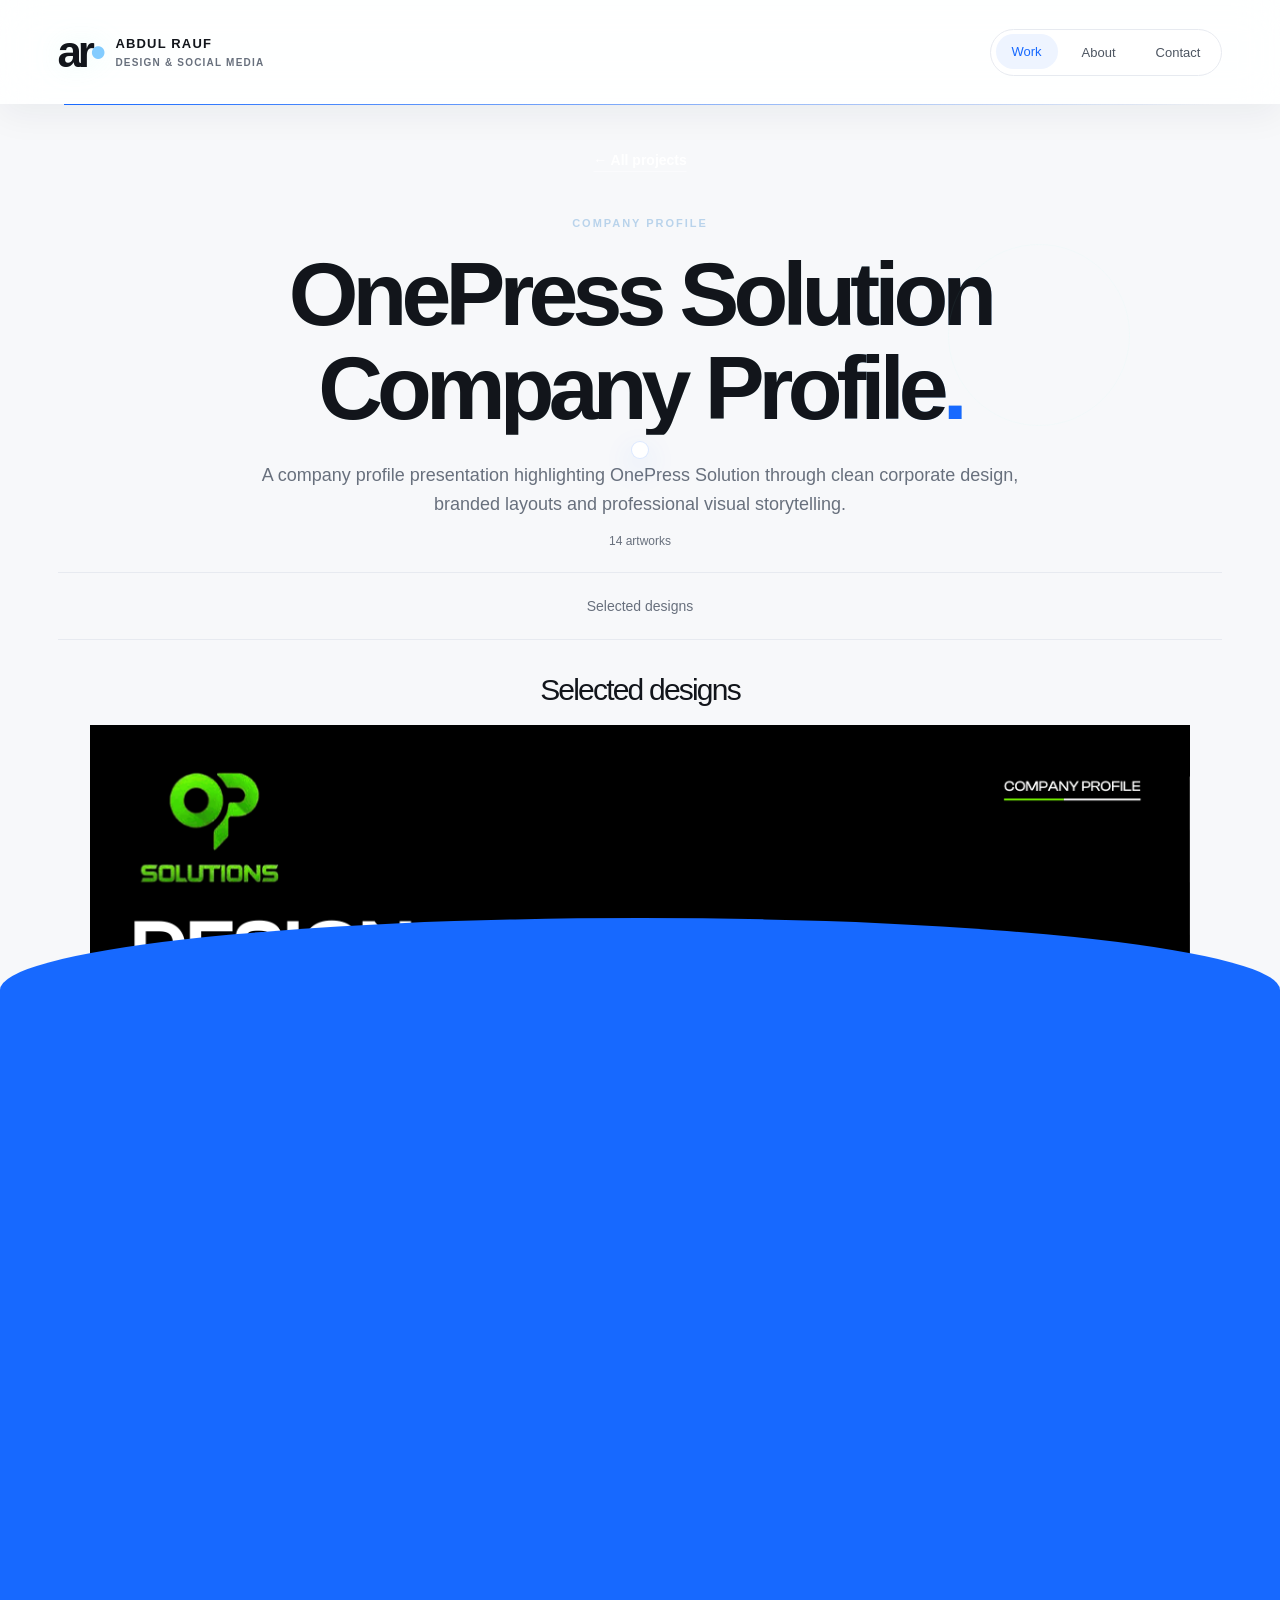
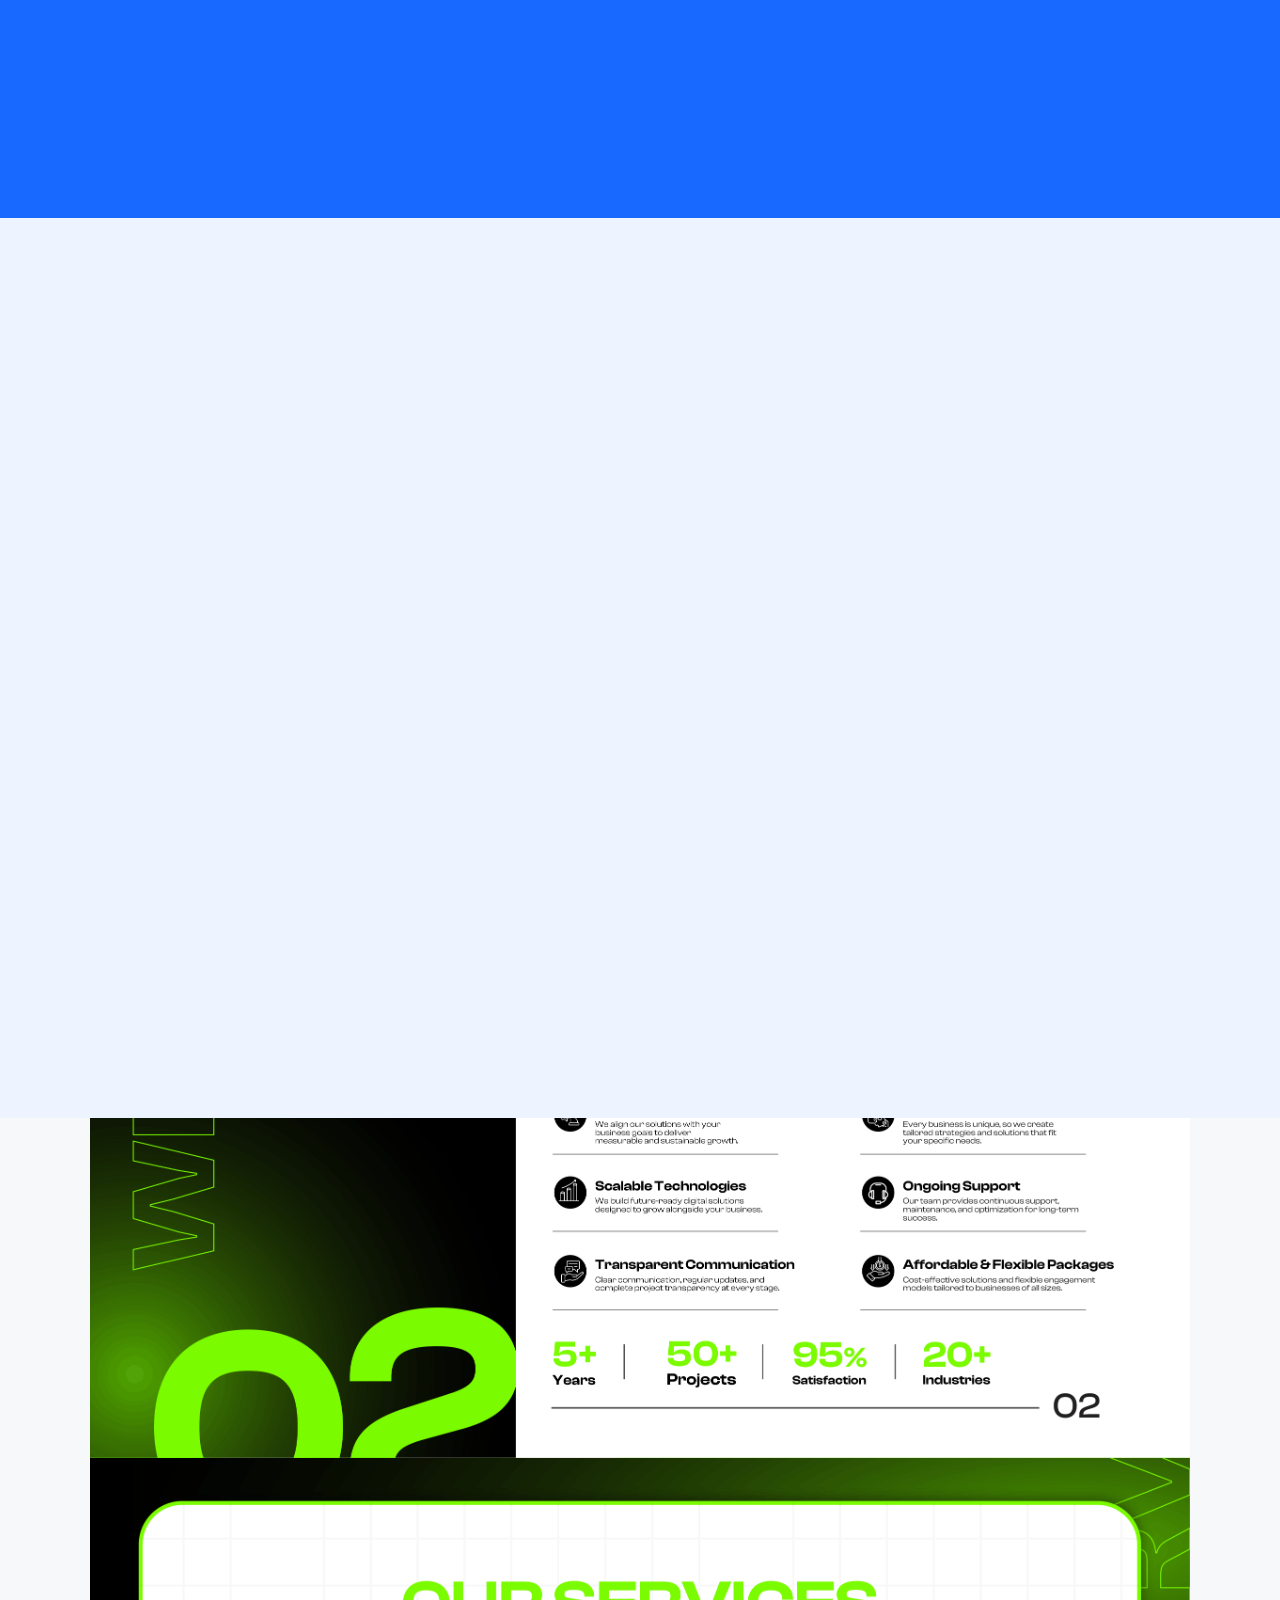
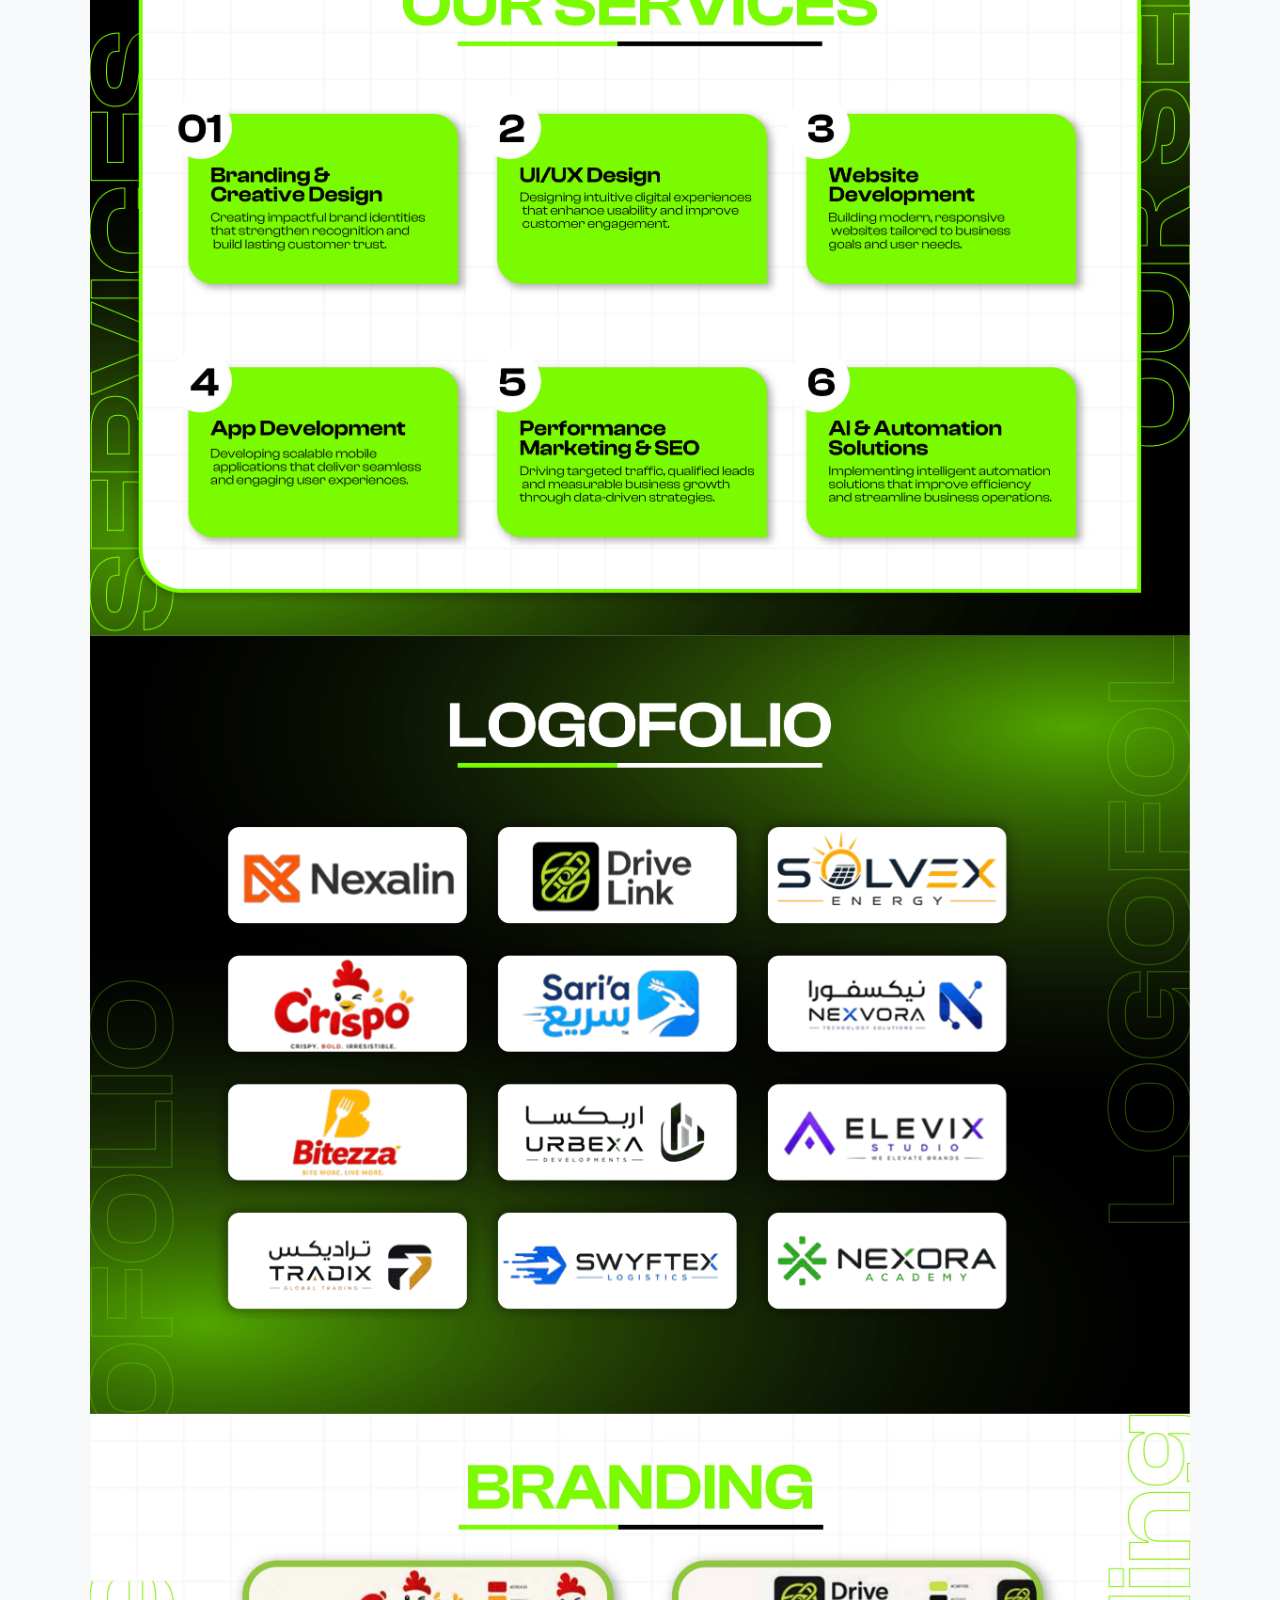
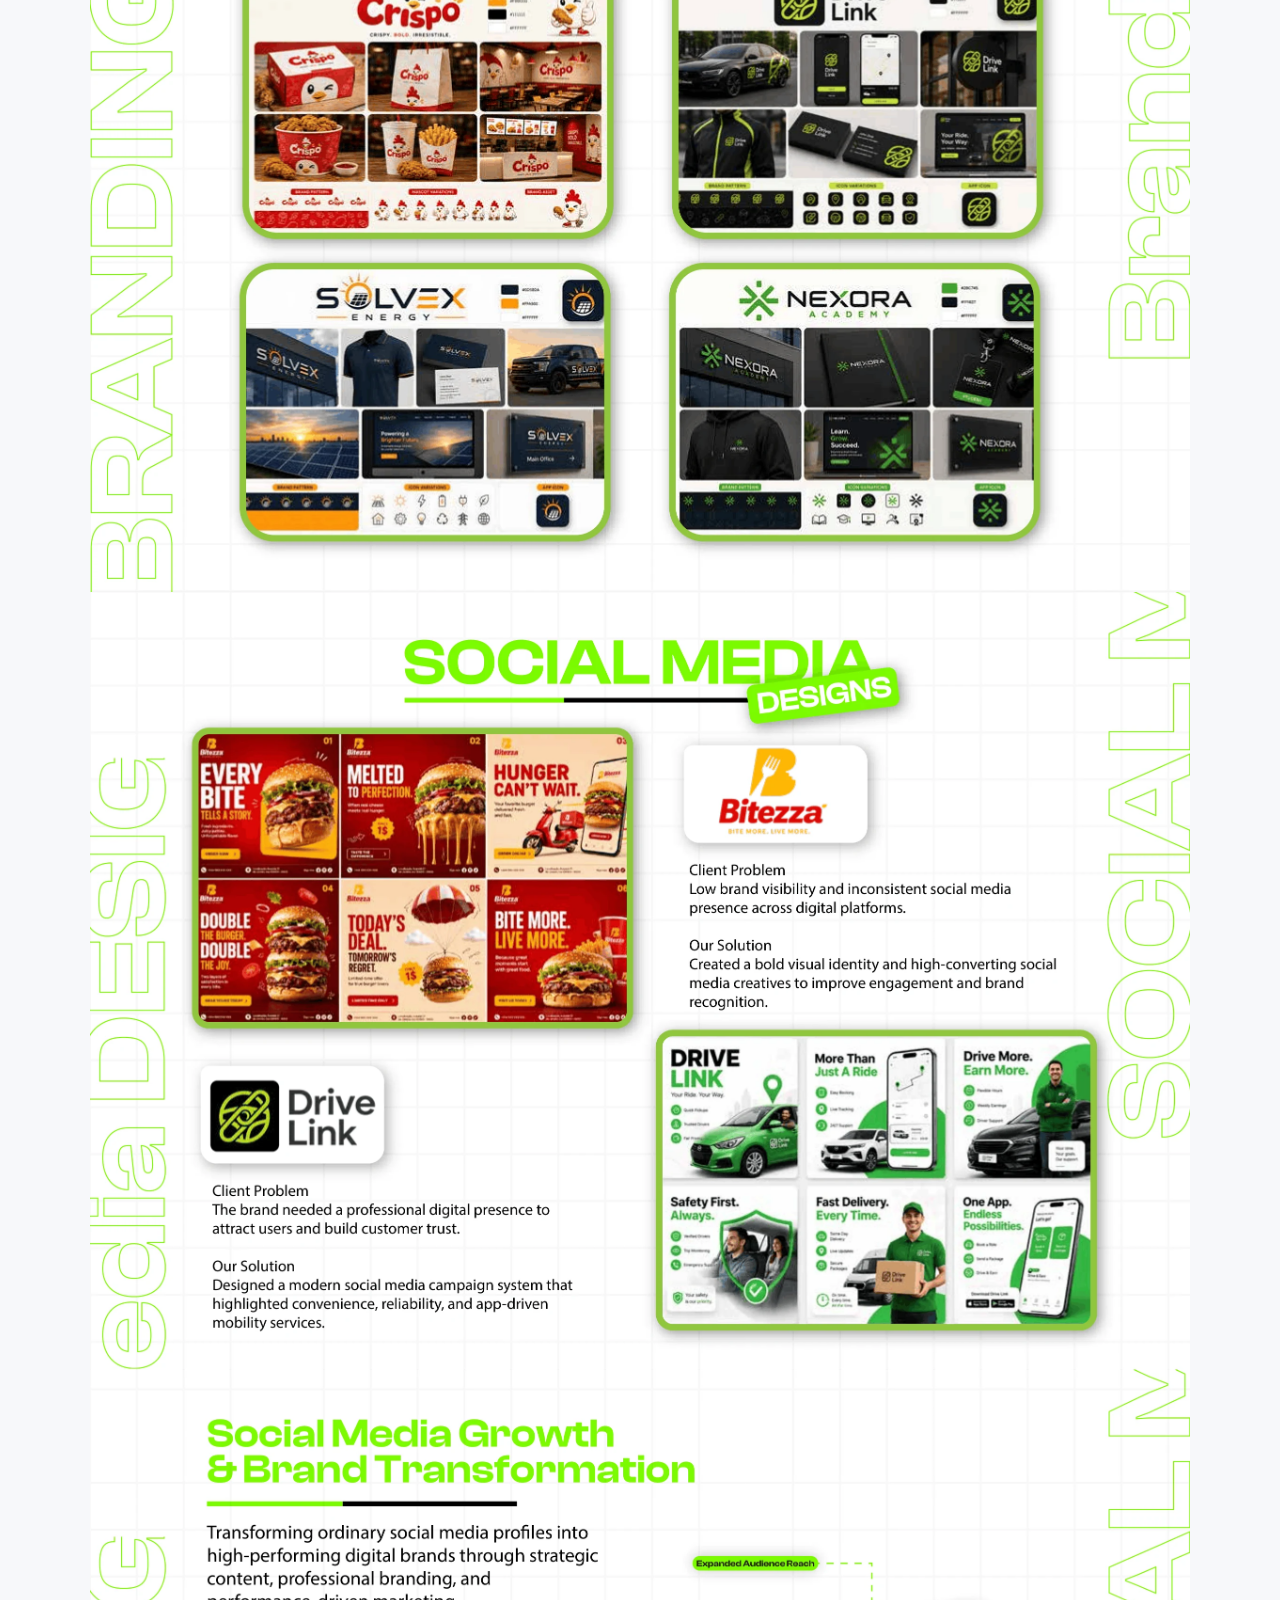
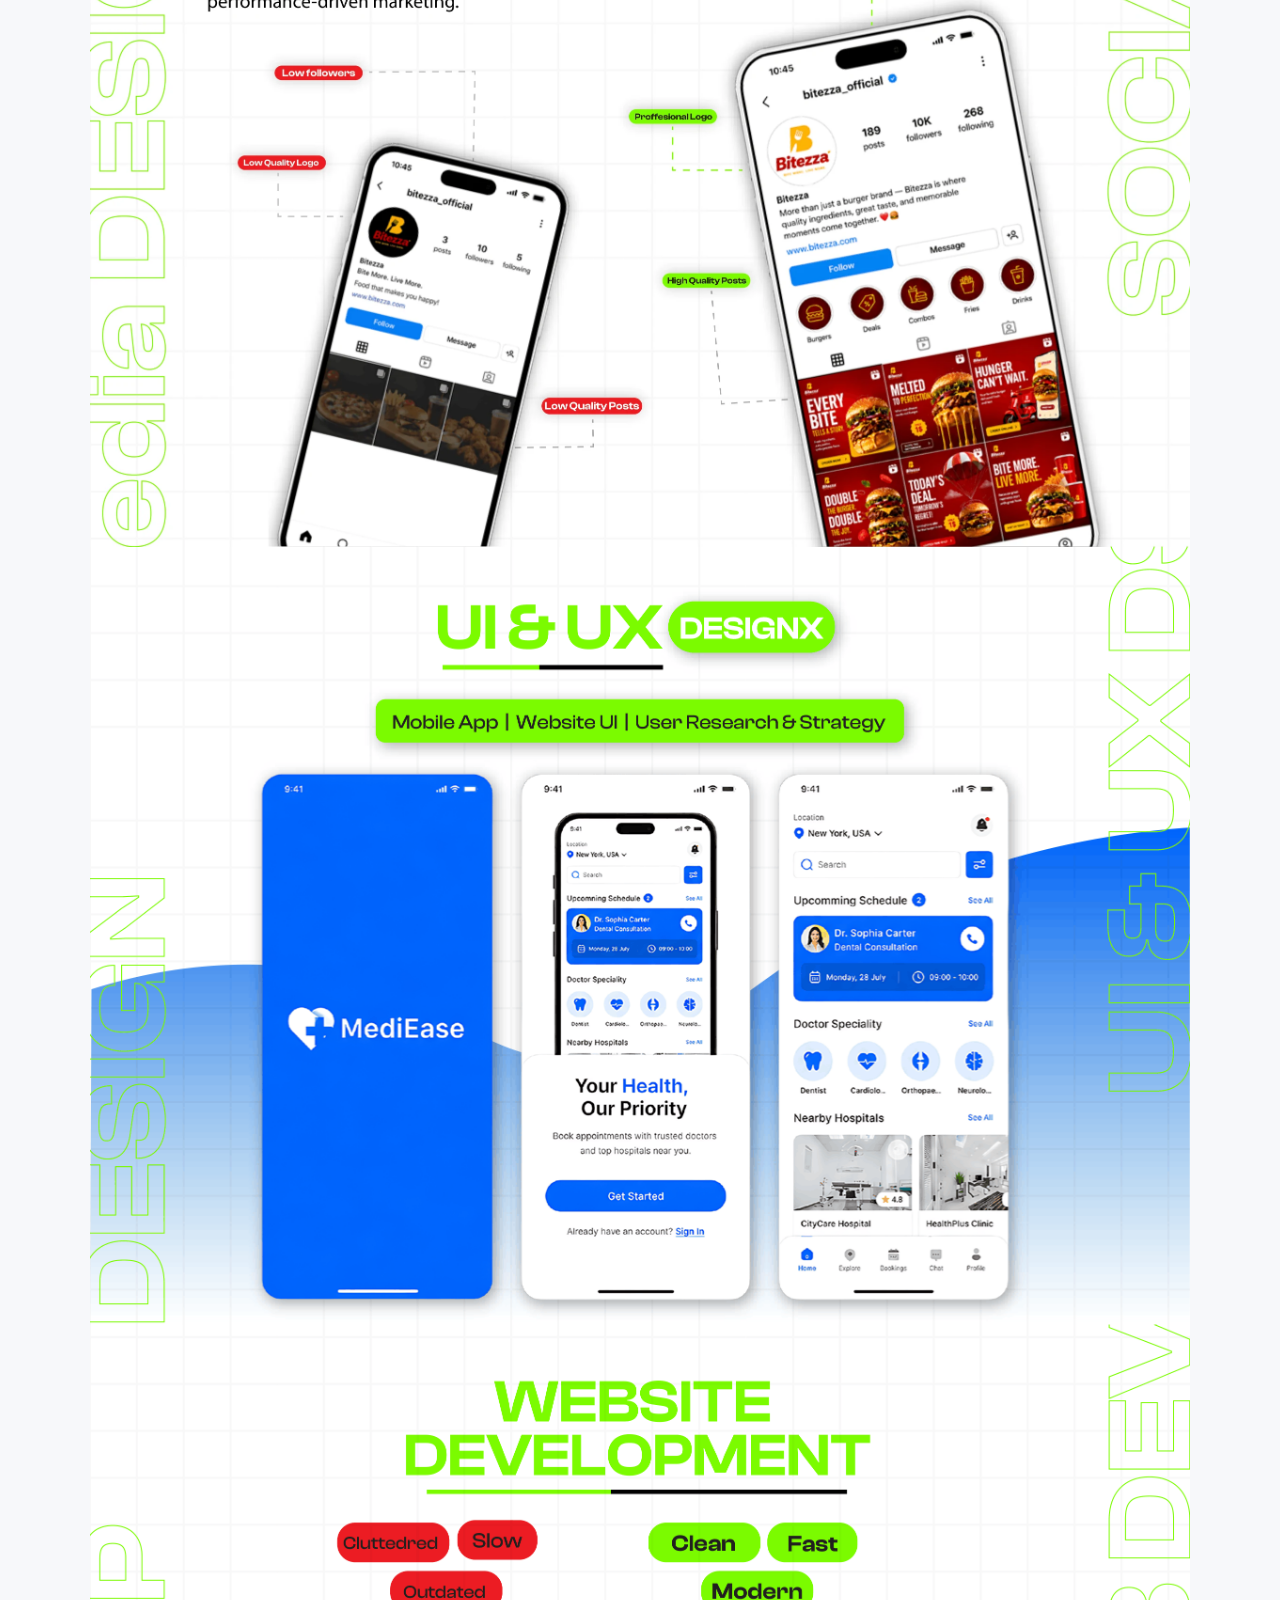
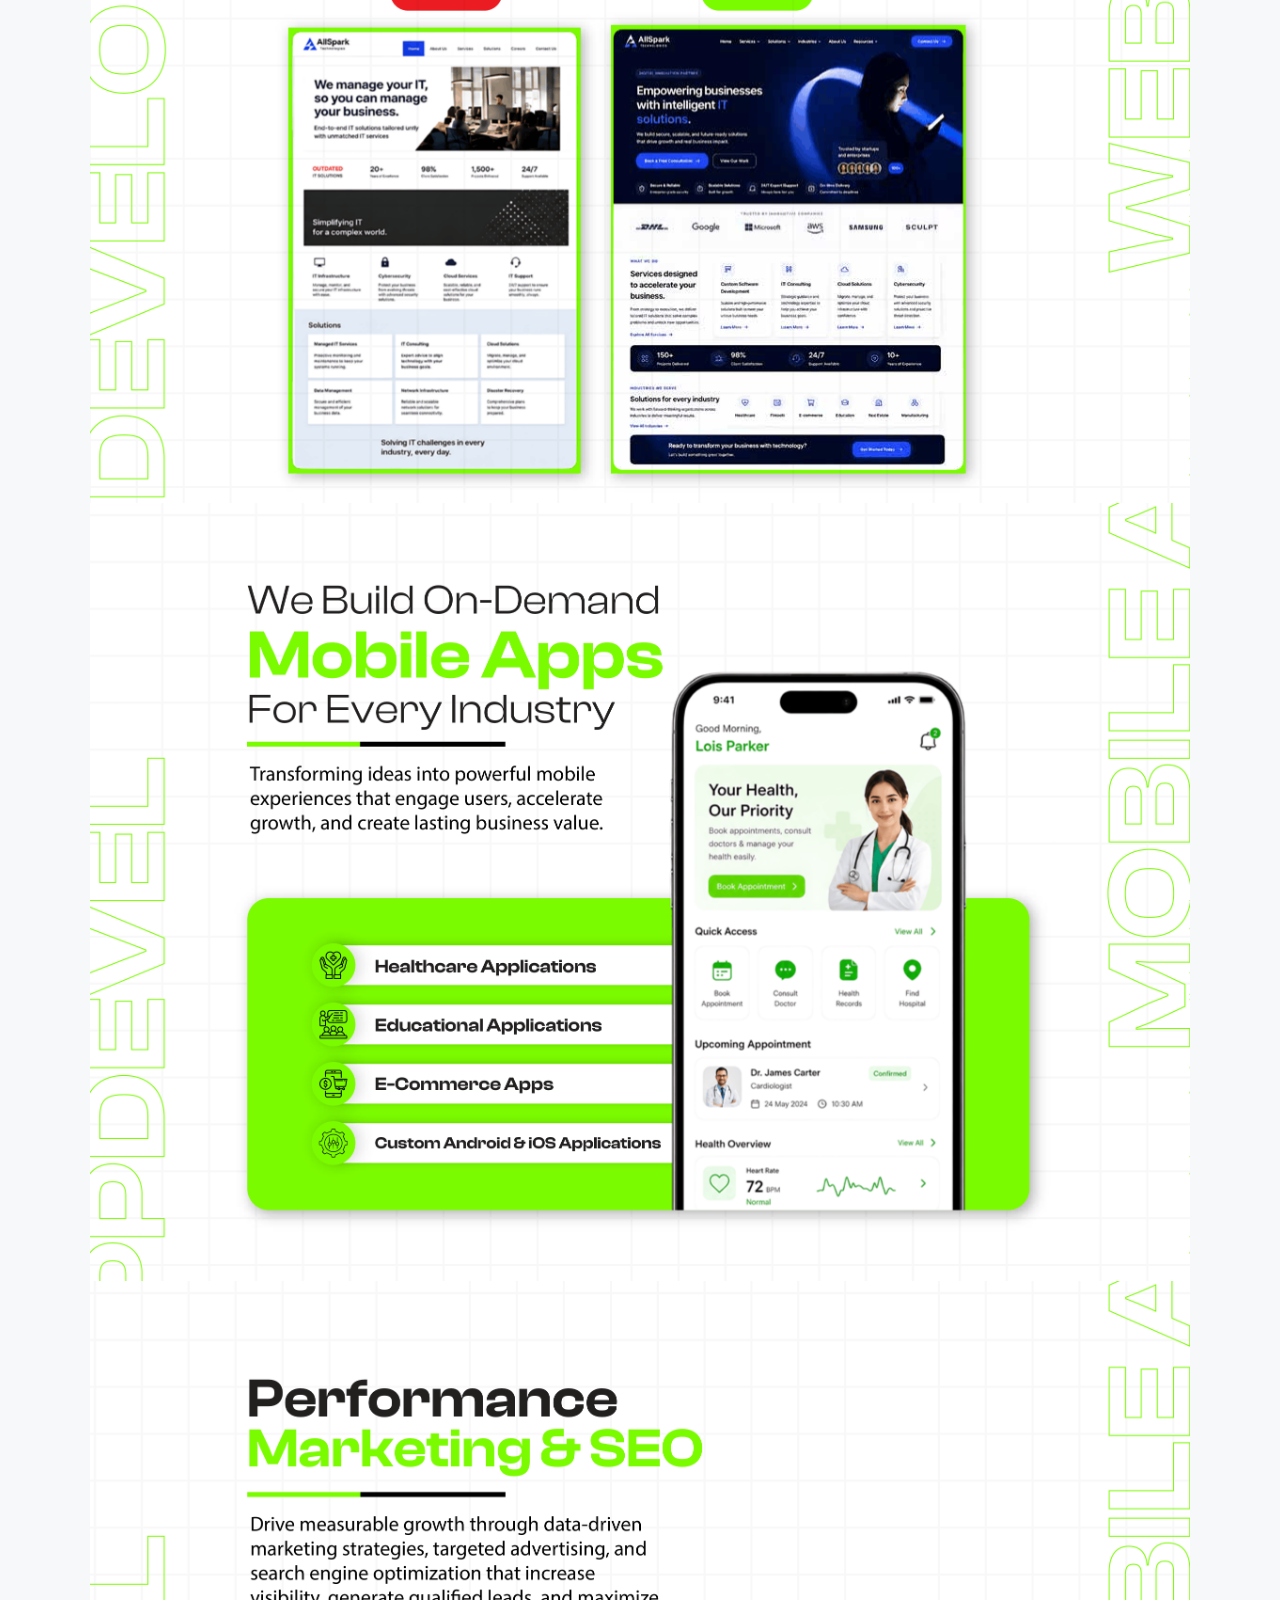
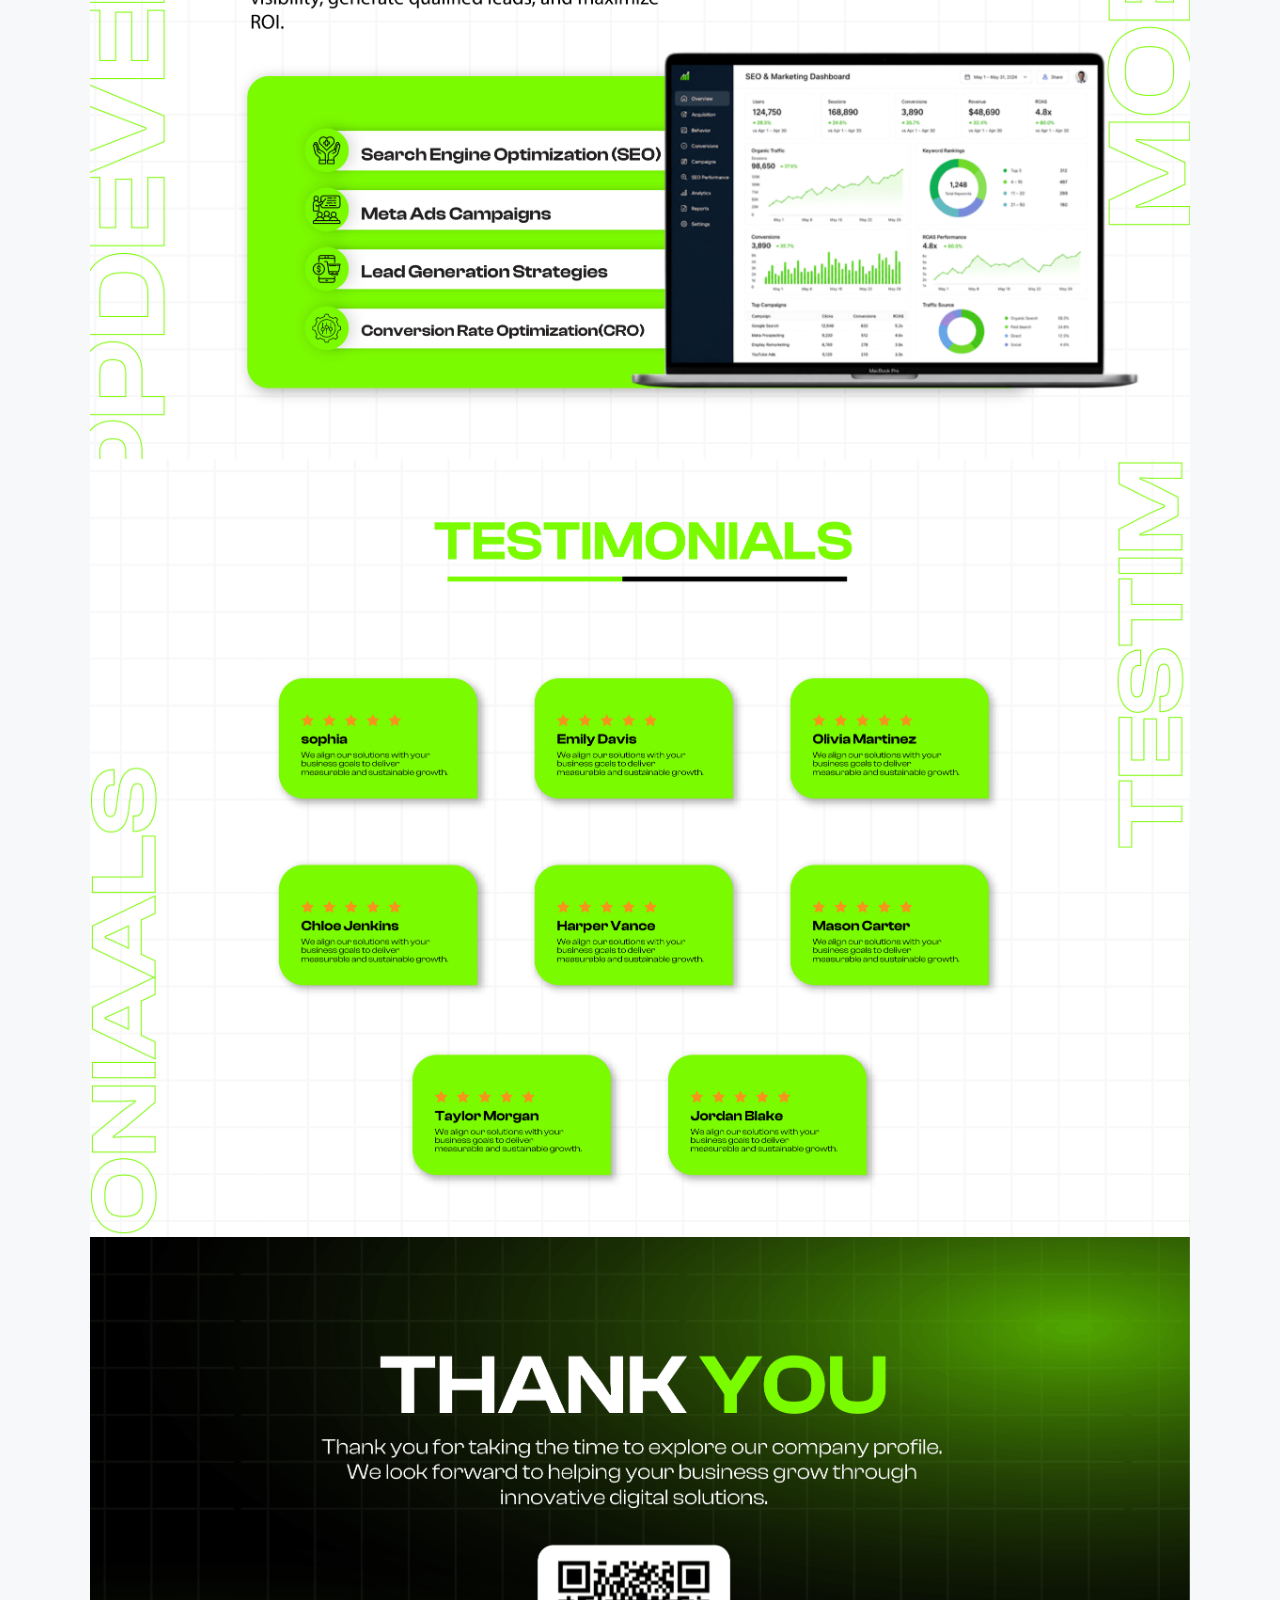
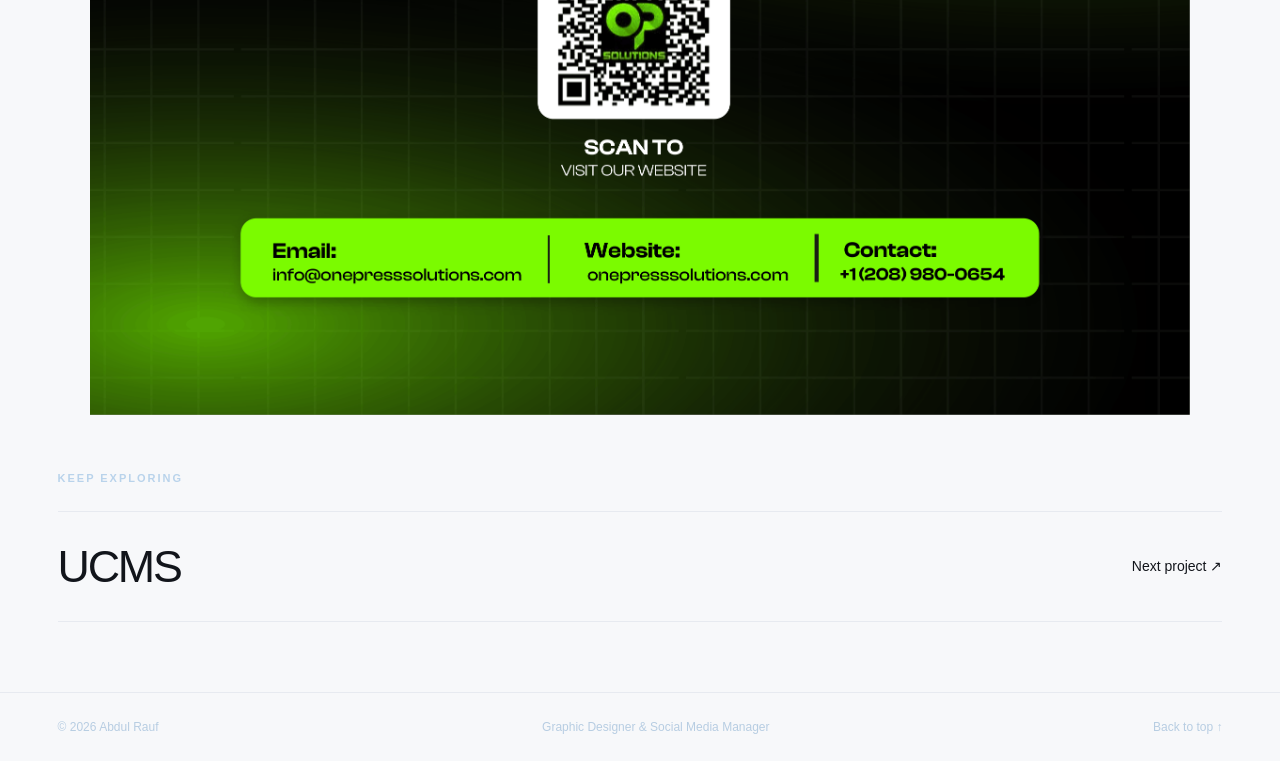
<file: onepress-company-profile.html>
<!doctype html><html lang="en"><head><meta charset="utf-8"><meta name="viewport" content="width=device-width,initial-scale=1"><title>OnePress Solution Company Profile — Abdul Rauf</title><meta name="description" content="Abdul Rauf — Graphic Designer and Social Media Manager. Explore social campaigns, brand identities, packaging and creative work."><meta name="theme-color" content="#f7f8fa"><link rel="icon" href="favicon.svg" type="image/svg+xml"><link rel="stylesheet" href="styles.css"><script src="app.js" defer></script></head><body class="behance-project"><a class="skip" href="#main">Skip to content</a><header class="header"><a class="brand" href="index.html" aria-label="Abdul Rauf home"><span class="monogram">ar<span>•</span></span><span>ABDUL RAUF<small>DESIGN & SOCIAL MEDIA</small></span></a><nav aria-label="Main navigation"><a href="index.html#work" aria-current="page">Work</a><a href="about.html">About</a><a href="index.html#contact">Contact</a></nav></header><main id="main"><section class="project-intro"><a class="text-link" href="index.html#work">← All projects</a><p class="eyebrow">COMPANY PROFILE</p><h1>OnePress Solution Company Profile<span class="accent">.</span></h1><div class="project-summary"><p>A company profile presentation highlighting OnePress Solution through clean corporate design, branded layouts and professional visual storytelling.</p><span>14 artworks</span></div></section><nav class="project-sections" aria-label="Project sections"><a href="#group-0">Selected designs</a></nav><section class="art-section" id="group-0"><div class="section-heading"><h2>Selected designs</h2><span class="muted">14 artworks / Click to enlarge</span></div><div class="art-grid"><figure><button class="artwork" data-image="[data-uri]" data-caption="OnePress Solution Company Profile — Artwork 01" aria-label="Enlarge OnePress Solution Company Profile — Artwork 01"><img loading="lazy" src="[data-uri]" alt="OnePress Solution Company Profile — Artwork 01"><span class="zoom-mark" aria-hidden="true">↗</span></button><figcaption>Selected designs <span>01</span></figcaption></figure><figure><button class="artwork" data-image="assets/images/onepress-profile-02.png" data-caption="OnePress Solution Company Profile — Artwork 02" aria-label="Enlarge OnePress Solution Company Profile — Artwork 02"><img loading="lazy" src="assets/images/onepress-profile-02.png" alt="OnePress Solution Company Profile — Artwork 02"><span class="zoom-mark" aria-hidden="true">↗</span></button><figcaption>Selected designs <span>02</span></figcaption></figure><figure><button class="artwork" data-image="assets/images/onepress-profile-03.png" data-caption="OnePress Solution Company Profile — Artwork 03" aria-label="Enlarge OnePress Solution Company Profile — Artwork 03"><img loading="lazy" src="assets/images/onepress-profile-03.png" alt="OnePress Solution Company Profile — Artwork 03"><span class="zoom-mark" aria-hidden="true">↗</span></button><figcaption>Selected designs <span>03</span></figcaption></figure><figure><button class="artwork" data-image="assets/images/onepress-profile-04.png" data-caption="OnePress Solution Company Profile — Artwork 04" aria-label="Enlarge OnePress Solution Company Profile — Artwork 04"><img loading="lazy" src="assets/images/onepress-profile-04.png" alt="OnePress Solution Company Profile — Artwork 04"><span class="zoom-mark" aria-hidden="true">↗</span></button><figcaption>Selected designs <span>04</span></figcaption></figure><figure><button class="artwork" data-image="assets/images/onepress-profile-05.png" data-caption="OnePress Solution Company Profile — Artwork 05" aria-label="Enlarge OnePress Solution Company Profile — Artwork 05"><img loading="lazy" src="assets/images/onepress-profile-05.png" alt="OnePress Solution Company Profile — Artwork 05"><span class="zoom-mark" aria-hidden="true">↗</span></button><figcaption>Selected designs <span>05</span></figcaption></figure><figure><button class="artwork" data-image="assets/images/onepress-profile-06.webp" data-caption="OnePress Solution Company Profile — Artwork 06" aria-label="Enlarge OnePress Solution Company Profile — Artwork 06"><img loading="lazy" src="assets/images/onepress-profile-06.webp" alt="OnePress Solution Company Profile — Artwork 06"><span class="zoom-mark" aria-hidden="true">↗</span></button><figcaption>Selected designs <span>06</span></figcaption></figure><figure><button class="artwork" data-image="assets/images/onepress-profile-07.webp" data-caption="OnePress Solution Company Profile — Artwork 07" aria-label="Enlarge OnePress Solution Company Profile — Artwork 07"><img loading="lazy" src="assets/images/onepress-profile-07.webp" alt="OnePress Solution Company Profile — Artwork 07"><span class="zoom-mark" aria-hidden="true">↗</span></button><figcaption>Selected designs <span>07</span></figcaption></figure><figure><button class="artwork" data-image="assets/images/onepress-profile-08.webp" data-caption="OnePress Solution Company Profile — Artwork 08" aria-label="Enlarge OnePress Solution Company Profile — Artwork 08"><img loading="lazy" src="assets/images/onepress-profile-08.webp" alt="OnePress Solution Company Profile — Artwork 08"><span class="zoom-mark" aria-hidden="true">↗</span></button><figcaption>Selected designs <span>08</span></figcaption></figure><figure><button class="artwork" data-image="assets/images/onepress-profile-09.png" data-caption="OnePress Solution Company Profile — Artwork 09" aria-label="Enlarge OnePress Solution Company Profile — Artwork 09"><img loading="lazy" src="assets/images/onepress-profile-09.png" alt="OnePress Solution Company Profile — Artwork 09"><span class="zoom-mark" aria-hidden="true">↗</span></button><figcaption>Selected designs <span>09</span></figcaption></figure><figure><button class="artwork" data-image="assets/images/onepress-profile-10.png" data-caption="OnePress Solution Company Profile — Artwork 10" aria-label="Enlarge OnePress Solution Company Profile — Artwork 10"><img loading="lazy" src="assets/images/onepress-profile-10.png" alt="OnePress Solution Company Profile — Artwork 10"><span class="zoom-mark" aria-hidden="true">↗</span></button><figcaption>Selected designs <span>10</span></figcaption></figure><figure><button class="artwork" data-image="assets/images/onepress-profile-11.png" data-caption="OnePress Solution Company Profile — Artwork 11" aria-label="Enlarge OnePress Solution Company Profile — Artwork 11"><img loading="lazy" src="assets/images/onepress-profile-11.png" alt="OnePress Solution Company Profile — Artwork 11"><span class="zoom-mark" aria-hidden="true">↗</span></button><figcaption>Selected designs <span>11</span></figcaption></figure><figure><button class="artwork" data-image="assets/images/onepress-profile-12.png" data-caption="OnePress Solution Company Profile — Artwork 12" aria-label="Enlarge OnePress Solution Company Profile — Artwork 12"><img loading="lazy" src="assets/images/onepress-profile-12.png" alt="OnePress Solution Company Profile — Artwork 12"><span class="zoom-mark" aria-hidden="true">↗</span></button><figcaption>Selected designs <span>12</span></figcaption></figure><figure><button class="artwork" data-image="assets/images/onepress-profile-13.png" data-caption="OnePress Solution Company Profile — Artwork 13" aria-label="Enlarge OnePress Solution Company Profile — Artwork 13"><img loading="lazy" src="assets/images/onepress-profile-13.png" alt="OnePress Solution Company Profile — Artwork 13"><span class="zoom-mark" aria-hidden="true">↗</span></button><figcaption>Selected designs <span>13</span></figcaption></figure><figure><button class="artwork" data-image="assets/images/onepress-profile-14.png" data-caption="OnePress Solution Company Profile — Artwork 14" aria-label="Enlarge OnePress Solution Company Profile — Artwork 14"><img loading="lazy" src="assets/images/onepress-profile-14.png" alt="OnePress Solution Company Profile — Artwork 14"><span class="zoom-mark" aria-hidden="true">↗</span></button><figcaption>Selected designs <span>14</span></figcaption></figure></div></section><section class="next-project"><p class="eyebrow">KEEP EXPLORING</p><a href="ucms.html"><h2>UCMS</h2><span>Next project ↗</span></a></section></main><footer><a href="index.html">© 2026 Abdul Rauf</a><span>Graphic Designer & Social Media Manager</span><a href="#main">Back to top ↑</a></footer><dialog id="viewer" aria-label="Artwork viewer"><div class="viewer-bar"><span id="viewer-label"></span><button type="button" id="close-viewer" aria-label="Close artwork">Close ×</button></div><div class="viewer-stage"><img id="viewer-image" alt=""></div><div class="viewer-bottom"><button id="previous" aria-label="Previous artwork">← Previous</button><a id="original" target="_blank" rel="noopener">Open full image ↗</a><button id="next" aria-label="Next artwork">Next →</button></div></dialog></body></html>
</file>
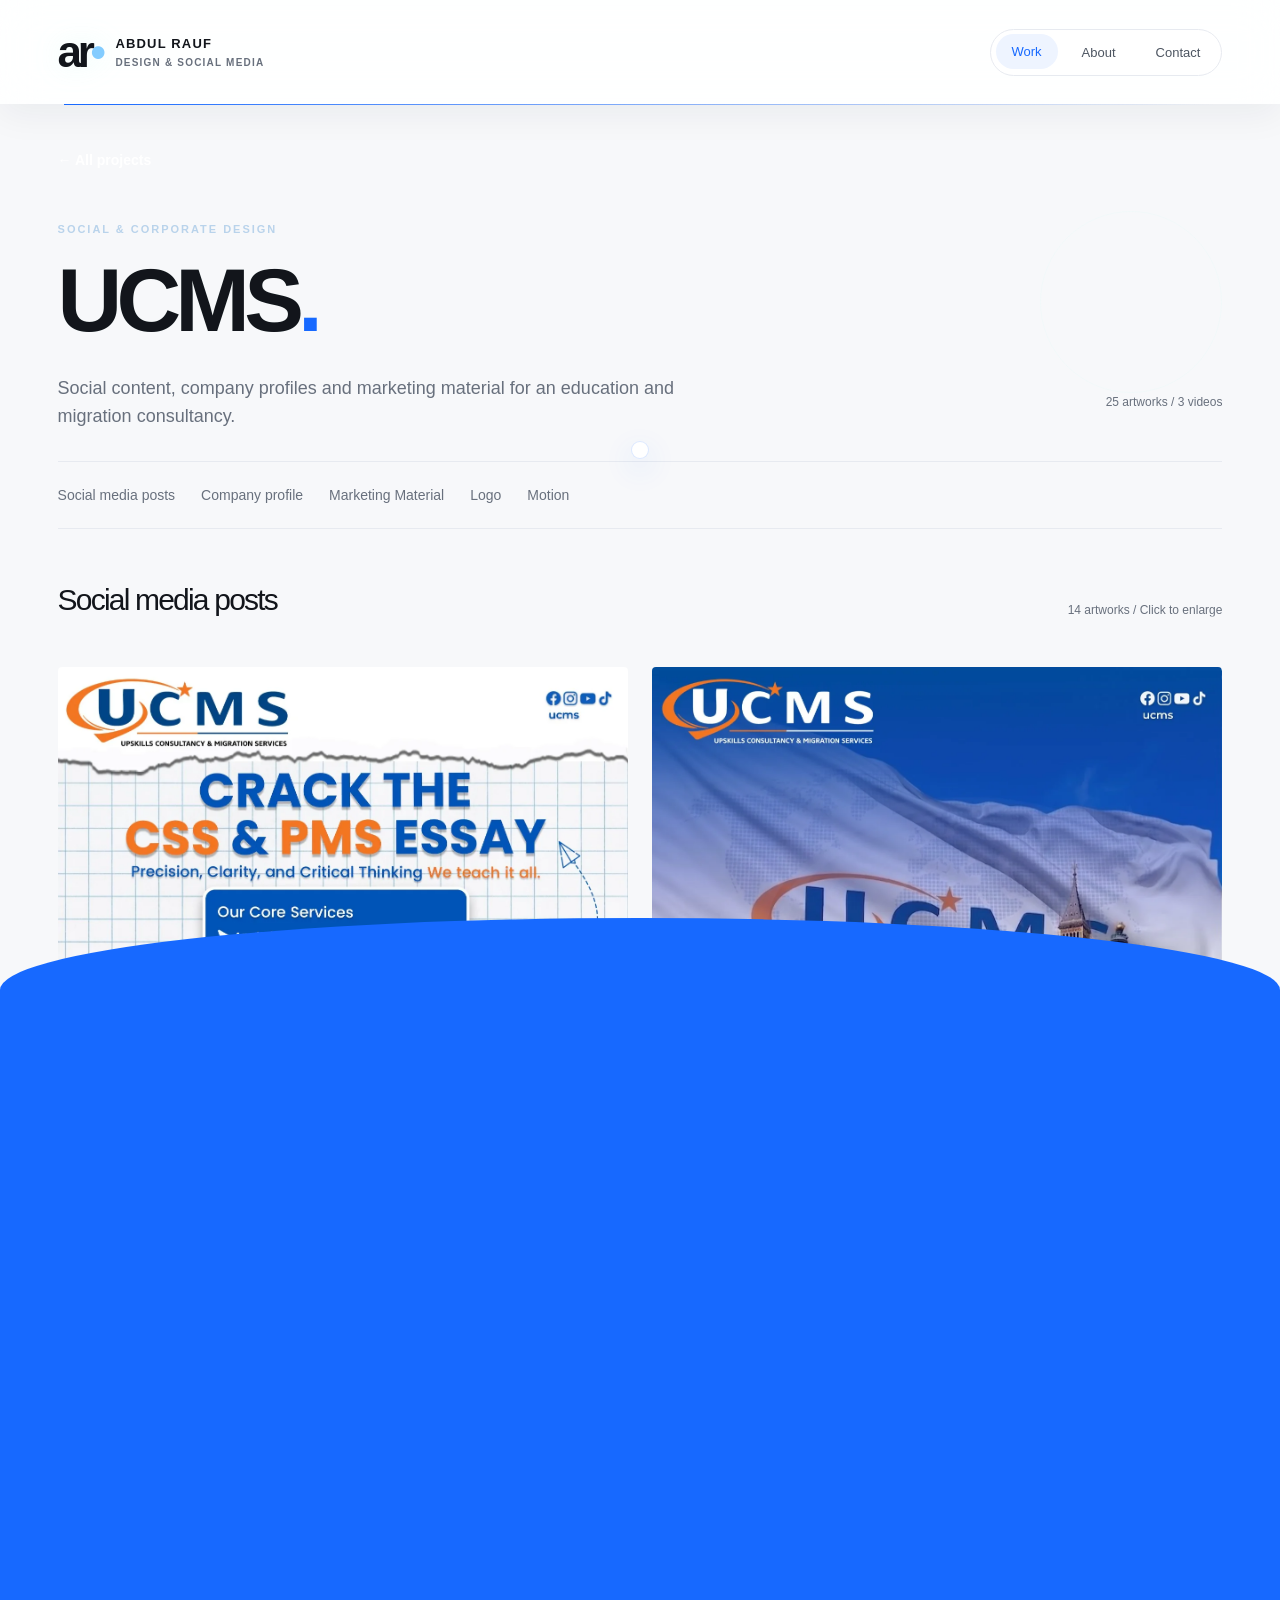
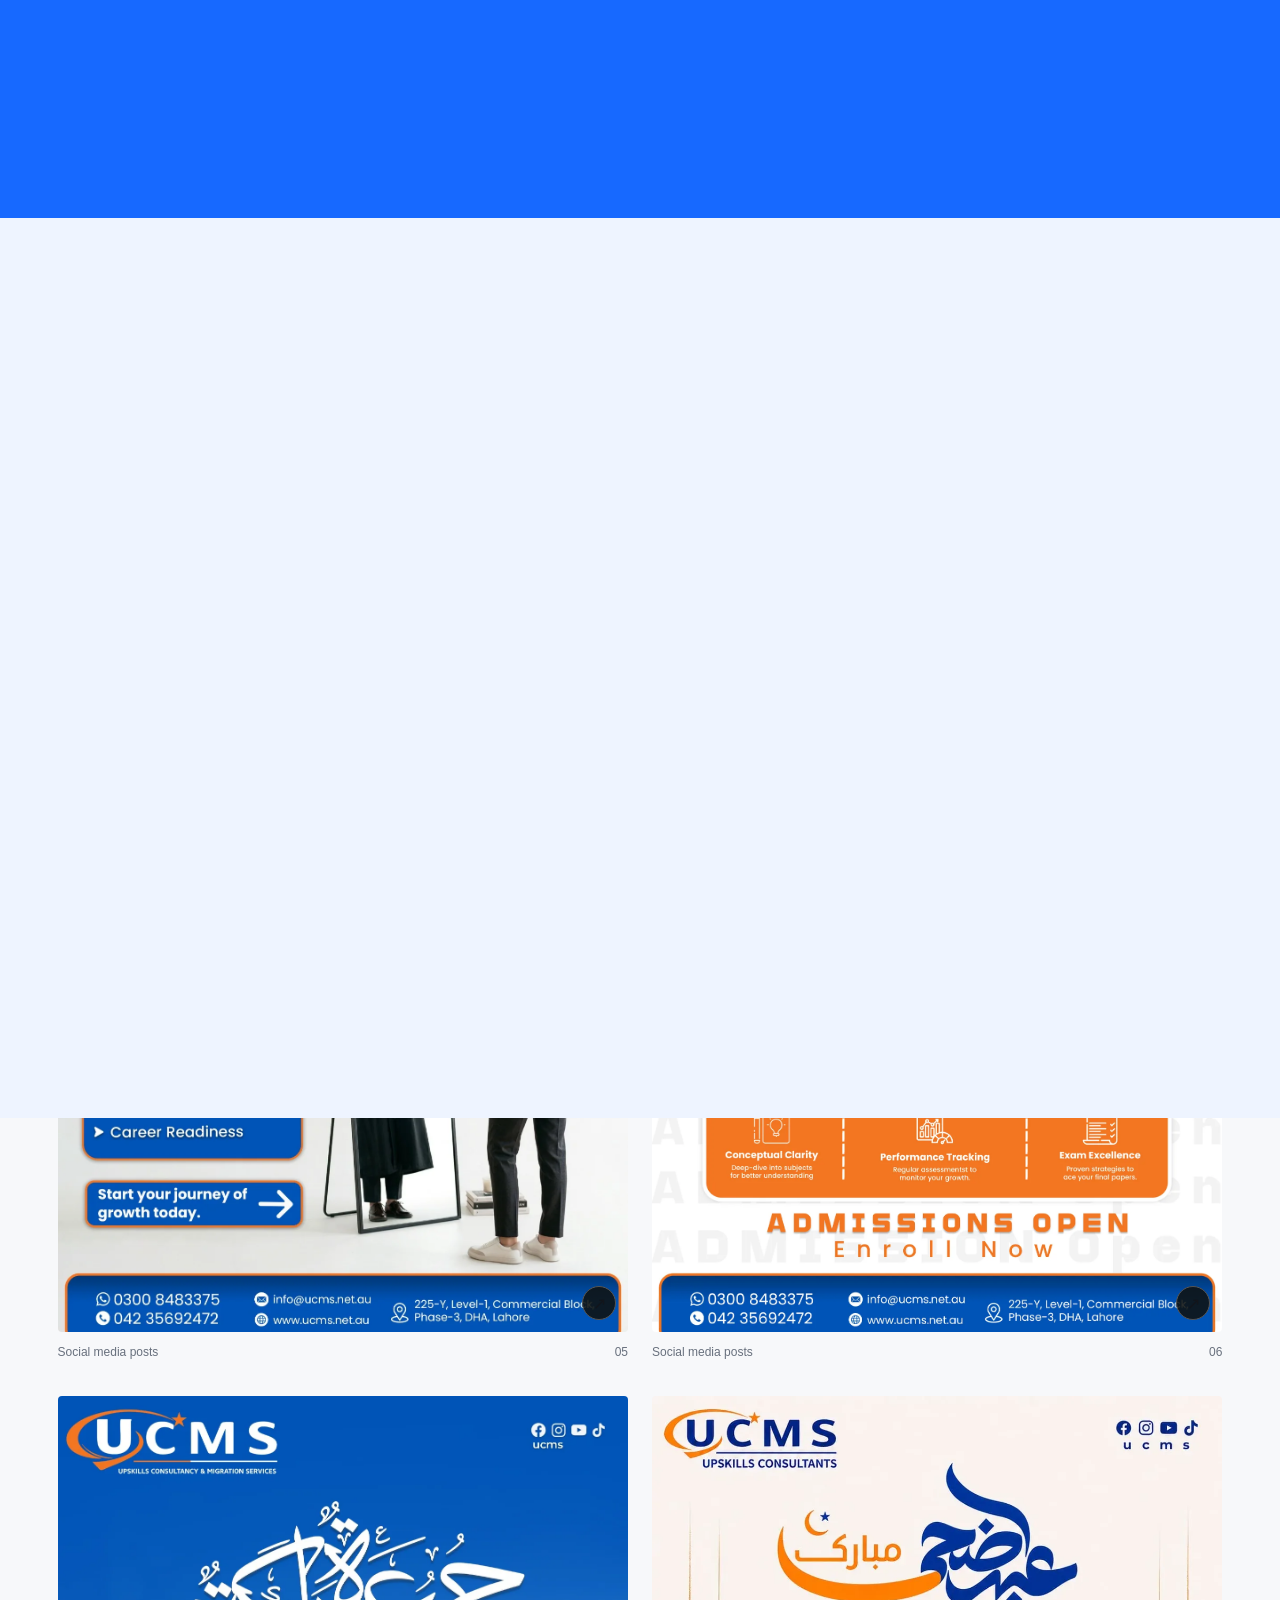
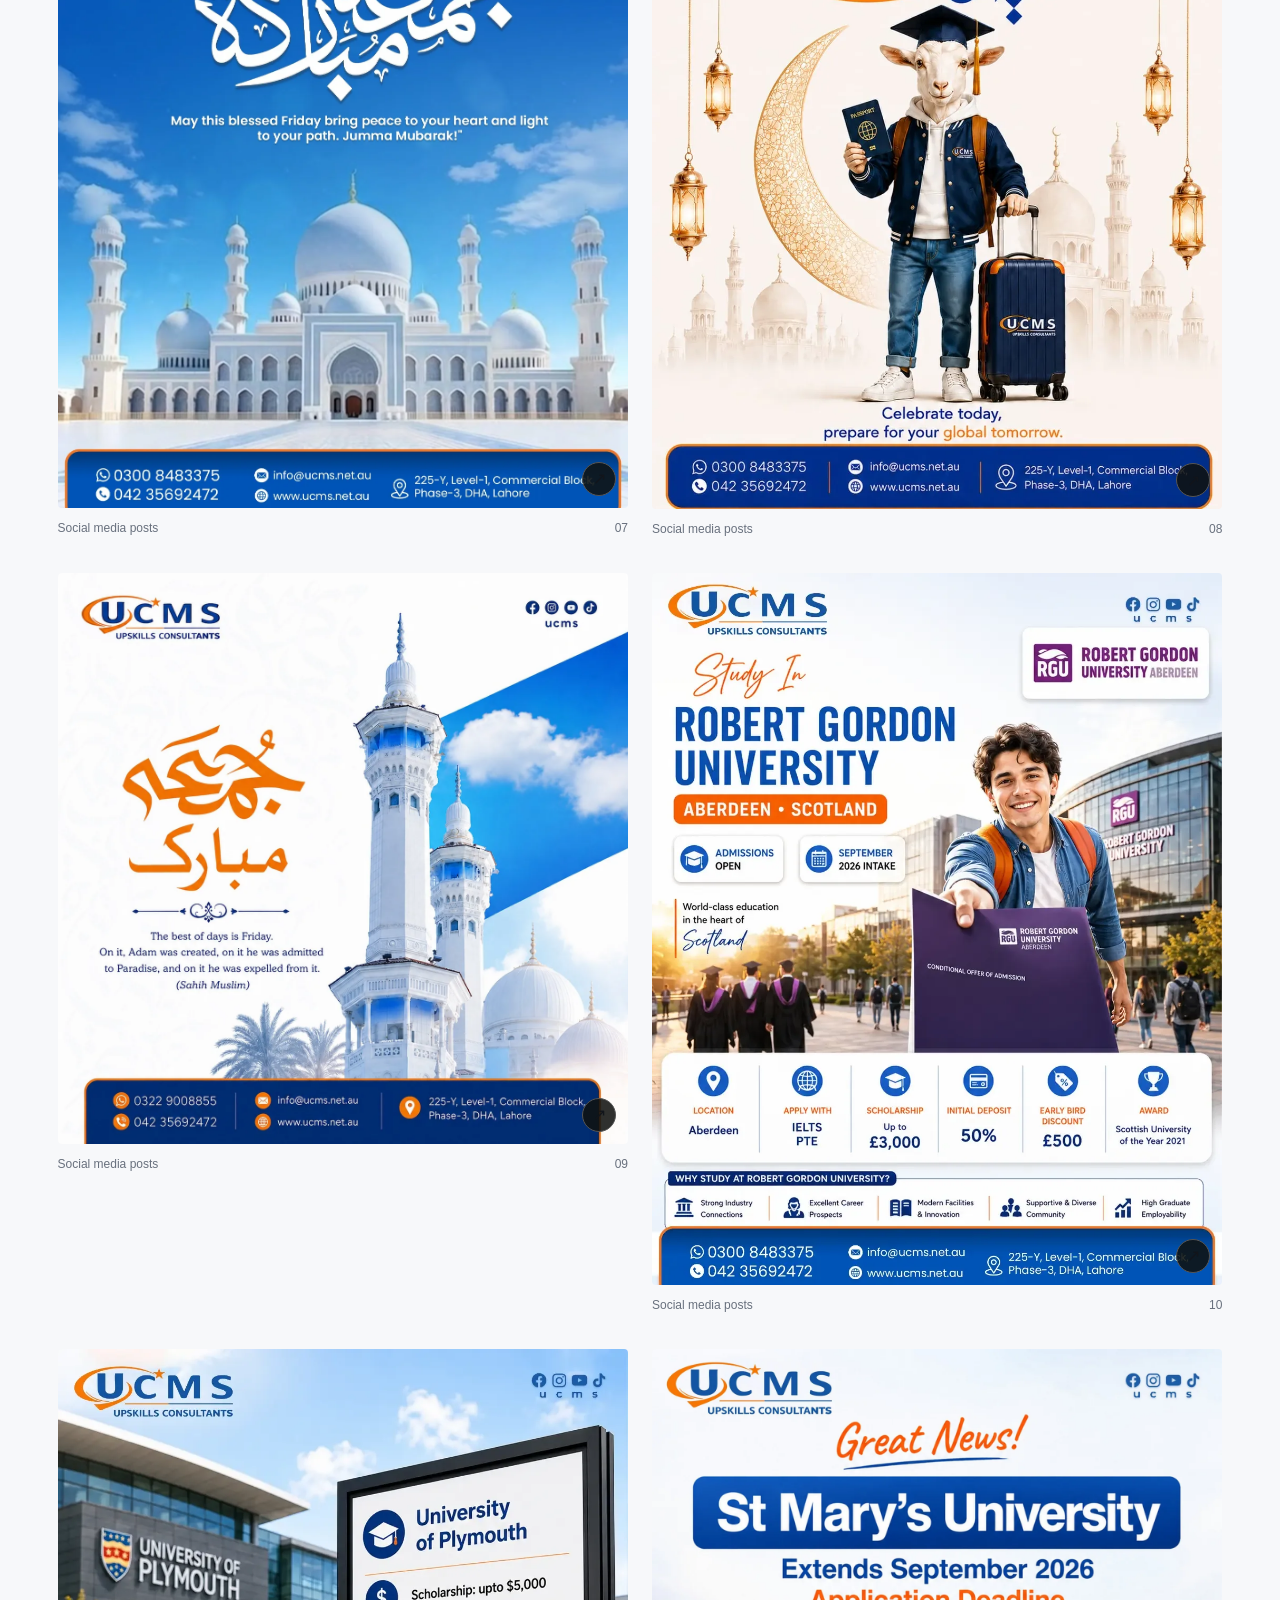
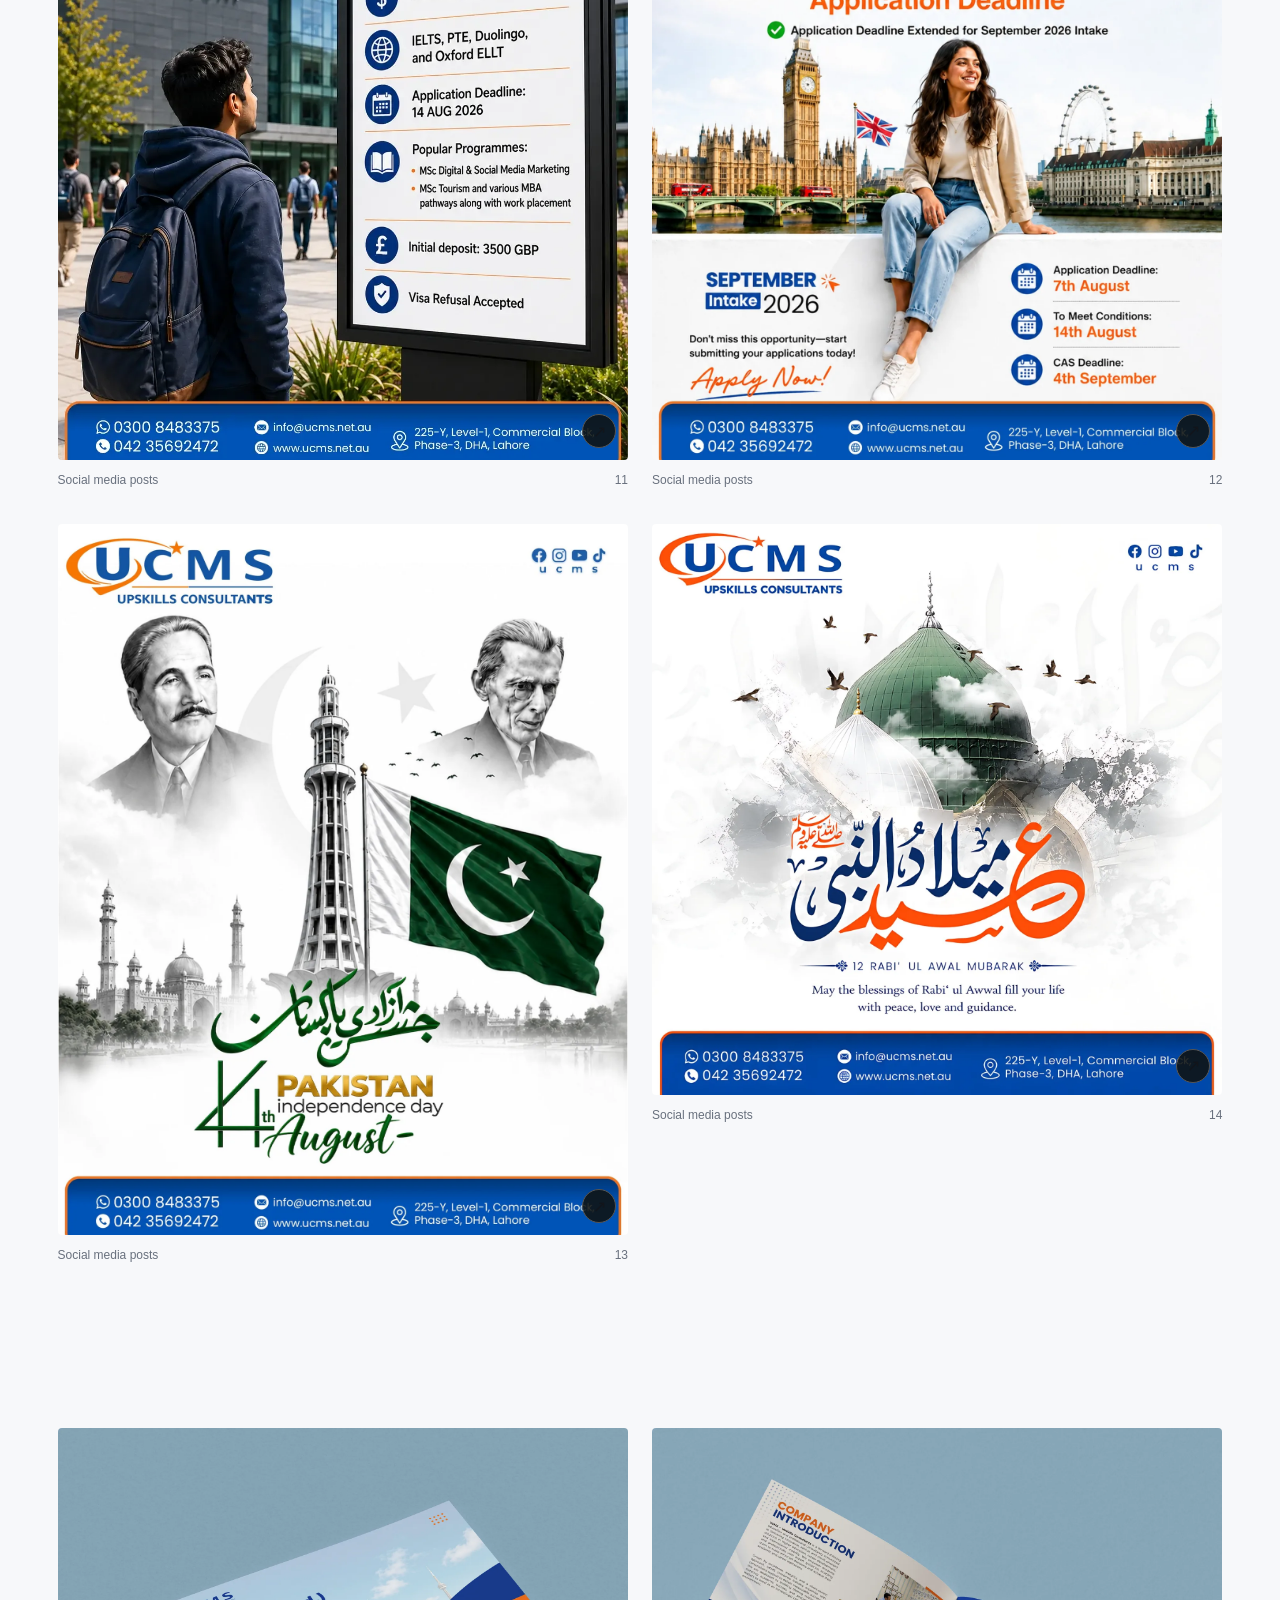
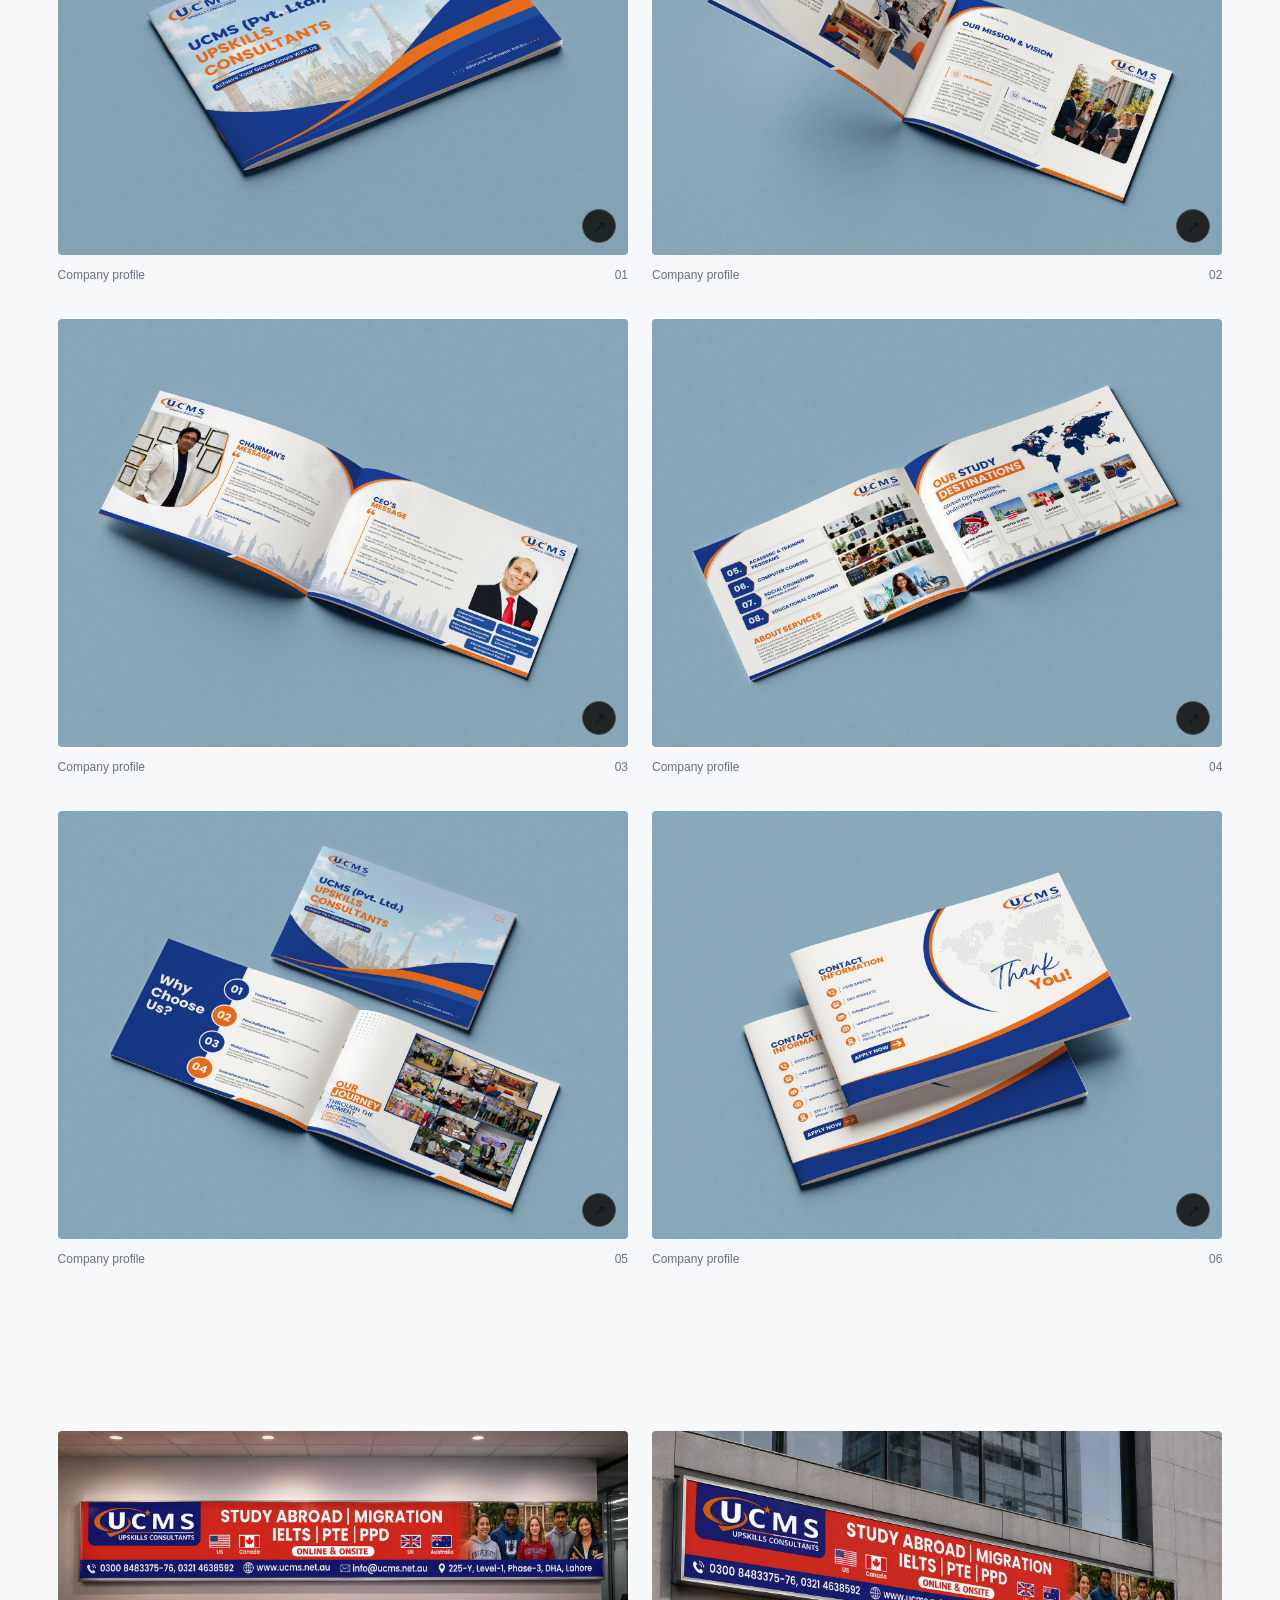
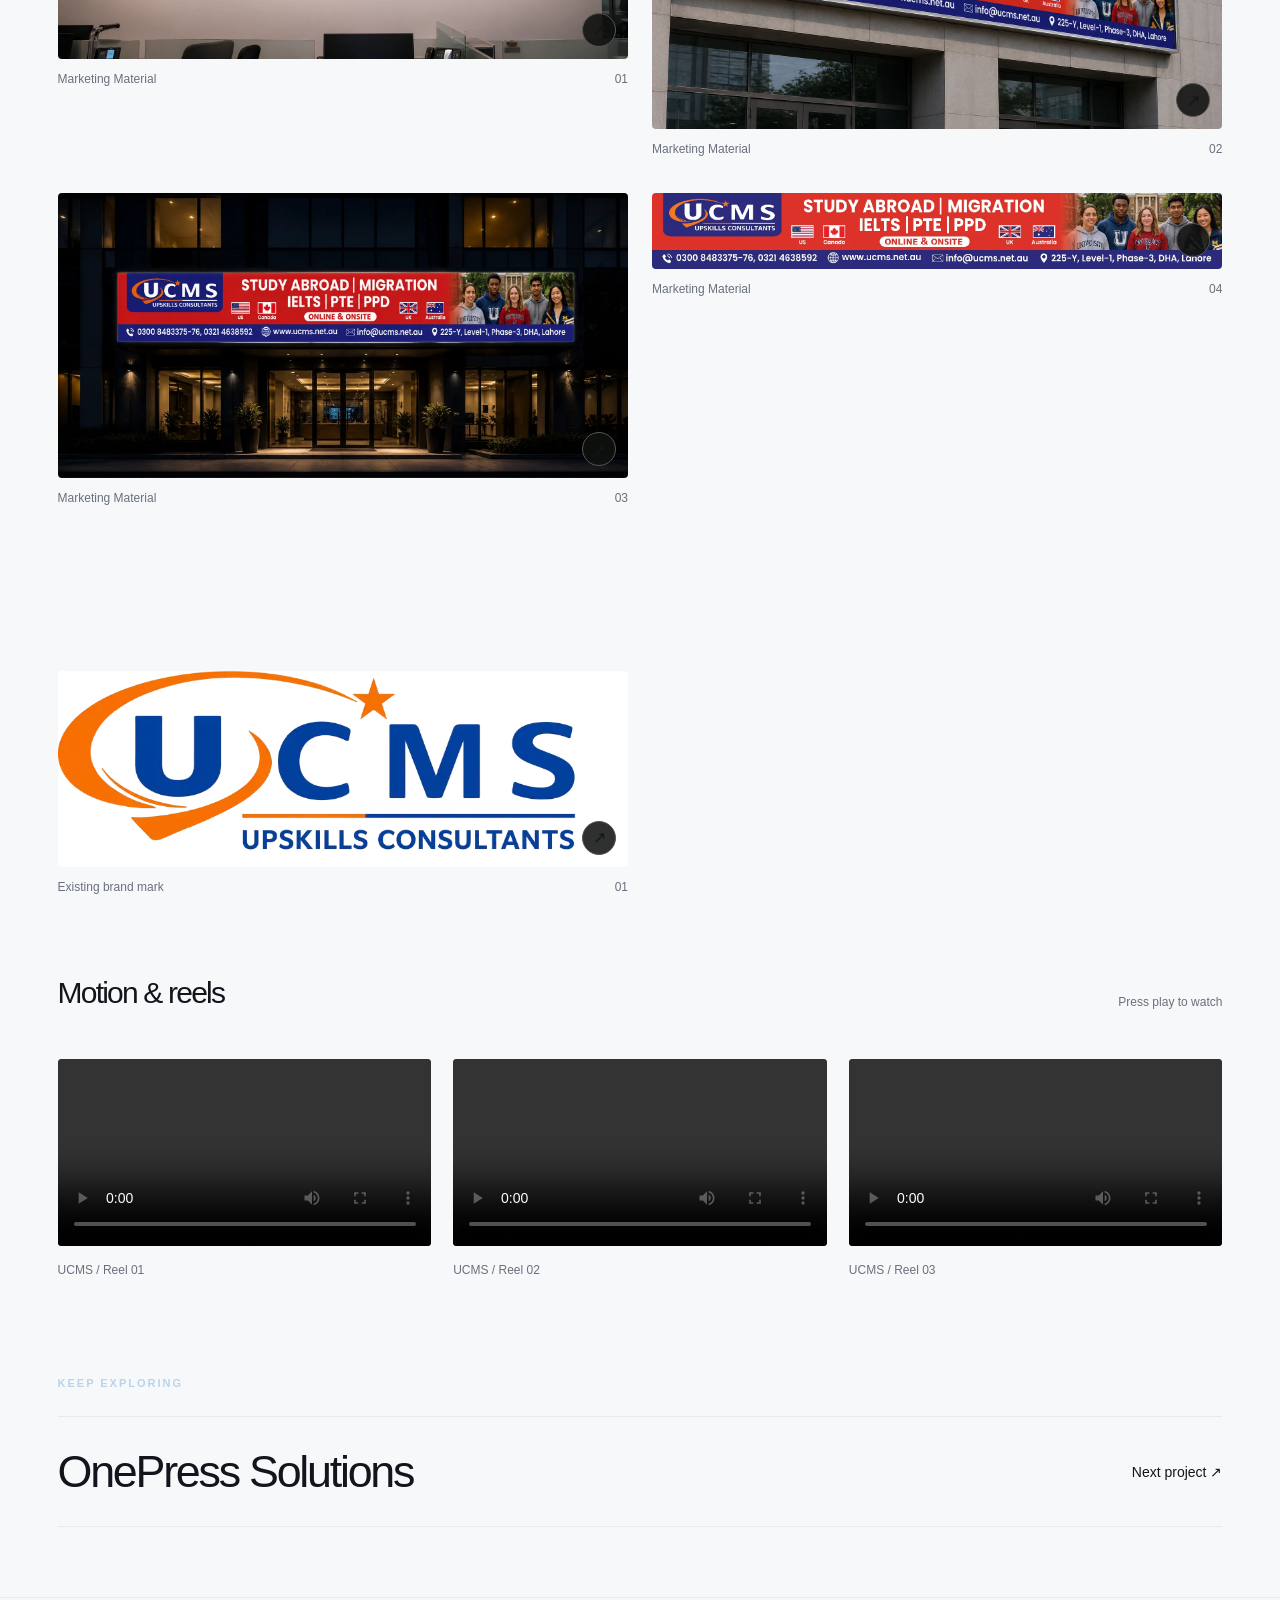
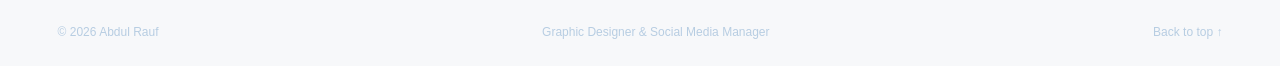
<file: ucms.html>
<!doctype html><html lang="en"><head><meta charset="utf-8"><meta name="viewport" content="width=device-width,initial-scale=1"><title>UCMS — Abdul Rauf</title><meta name="description" content="Abdul Rauf — Graphic Designer and Social Media Manager. Explore social campaigns, brand identities, packaging and creative work."><meta name="theme-color" content="#f7f8fa"><link rel="icon" href="favicon.svg" type="image/svg+xml"><link rel="stylesheet" href="styles.css"><script src="app.js" defer></script></head><body><a class="skip" href="#main">Skip to content</a><header class="header"><a class="brand" href="index.html" aria-label="Abdul Rauf home"><span class="monogram">ar<span>•</span></span><span>ABDUL RAUF<small>DESIGN & SOCIAL MEDIA</small></span></a><nav aria-label="Main navigation"><a href="index.html#work" aria-current="page">Work</a><a href="about.html" >About</a><a href="index.html#contact" >Contact</a></nav></header><main id="main"><section class="project-intro"><a class="text-link" href="index.html#work">← All projects</a><p class="eyebrow">SOCIAL & CORPORATE DESIGN</p><h1>UCMS<span class="accent">.</span></h1><div class="project-summary"><p>Social content, company profiles and marketing material for an education and migration consultancy.</p><span>25 artworks / 3 videos</span></div></section><nav class="project-sections" aria-label="Project sections"><a href="#group-0">Social media posts</a><a href="#group-1">Company profile</a><a href="#group-2">Marketing Material</a><a href="#group-3">Logo</a><a href="#motion">Motion</a></nav><section class="art-section" id="group-0"><div class="section-heading"><h2>Social media posts</h2><span class="muted">14 artworks / Click to enlarge</span></div><div class="art-grid"><figure><button class="artwork" data-image="assets/images/ucms-12.webp" data-caption="UCMS — Social media posts, artwork 01" aria-label="Enlarge UCMS — Social media posts, artwork 01"><img loading="lazy" src="assets/images/ucms-12.webp" alt="UCMS — Social media posts, artwork 01"><span class="zoom-mark" aria-hidden="true">↗</span></button><figcaption>Social media posts <span>01</span></figcaption></figure><figure><button class="artwork" data-image="assets/images/ucms-13.webp" data-caption="UCMS — Social media posts, artwork 02" aria-label="Enlarge UCMS — Social media posts, artwork 02"><img loading="lazy" src="assets/images/ucms-13.webp" alt="UCMS — Social media posts, artwork 02"><span class="zoom-mark" aria-hidden="true">↗</span></button><figcaption>Social media posts <span>02</span></figcaption></figure><figure><button class="artwork" data-image="assets/images/ucms-14.webp" data-caption="UCMS — Social media posts, artwork 03" aria-label="Enlarge UCMS — Social media posts, artwork 03"><img loading="lazy" src="assets/images/ucms-14.webp" alt="UCMS — Social media posts, artwork 03"><span class="zoom-mark" aria-hidden="true">↗</span></button><figcaption>Social media posts <span>03</span></figcaption></figure><figure><button class="artwork" data-image="assets/images/ucms-15.webp" data-caption="UCMS — Social media posts, artwork 04" aria-label="Enlarge UCMS — Social media posts, artwork 04"><img loading="lazy" src="assets/images/ucms-15.webp" alt="UCMS — Social media posts, artwork 04"><span class="zoom-mark" aria-hidden="true">↗</span></button><figcaption>Social media posts <span>04</span></figcaption></figure><figure><button class="artwork" data-image="assets/images/ucms-16.webp" data-caption="UCMS — Social media posts, artwork 05" aria-label="Enlarge UCMS — Social media posts, artwork 05"><img loading="lazy" src="assets/images/ucms-16.webp" alt="UCMS — Social media posts, artwork 05"><span class="zoom-mark" aria-hidden="true">↗</span></button><figcaption>Social media posts <span>05</span></figcaption></figure><figure><button class="artwork" data-image="assets/images/ucms-17.webp" data-caption="UCMS — Social media posts, artwork 06" aria-label="Enlarge UCMS — Social media posts, artwork 06"><img loading="lazy" src="assets/images/ucms-17.webp" alt="UCMS — Social media posts, artwork 06"><span class="zoom-mark" aria-hidden="true">↗</span></button><figcaption>Social media posts <span>06</span></figcaption></figure><figure><button class="artwork" data-image="assets/images/ucms-18.webp" data-caption="UCMS — Social media posts, artwork 07" aria-label="Enlarge UCMS — Social media posts, artwork 07"><img loading="lazy" src="assets/images/ucms-18.webp" alt="UCMS — Social media posts, artwork 07"><span class="zoom-mark" aria-hidden="true">↗</span></button><figcaption>Social media posts <span>07</span></figcaption></figure><figure><button class="artwork" data-image="assets/images/ucms-19.webp" data-caption="UCMS — Social media posts, artwork 08" aria-label="Enlarge UCMS — Social media posts, artwork 08"><img loading="lazy" src="assets/images/ucms-19.webp" alt="UCMS — Social media posts, artwork 08"><span class="zoom-mark" aria-hidden="true">↗</span></button><figcaption>Social media posts <span>08</span></figcaption></figure><figure><button class="artwork" data-image="assets/images/ucms-20.webp" data-caption="UCMS — Social media posts, artwork 09" aria-label="Enlarge UCMS — Social media posts, artwork 09"><img loading="lazy" src="assets/images/ucms-20.webp" alt="UCMS — Social media posts, artwork 09"><span class="zoom-mark" aria-hidden="true">↗</span></button><figcaption>Social media posts <span>09</span></figcaption></figure><figure><button class="artwork" data-image="assets/images/ucms-21.webp" data-caption="UCMS — Social media posts, artwork 10" aria-label="Enlarge UCMS — Social media posts, artwork 10"><img loading="lazy" src="assets/images/ucms-21.webp" alt="UCMS — Social media posts, artwork 10"><span class="zoom-mark" aria-hidden="true">↗</span></button><figcaption>Social media posts <span>10</span></figcaption></figure><figure><button class="artwork" data-image="assets/images/ucms-22.webp" data-caption="UCMS — Social media posts, artwork 11" aria-label="Enlarge UCMS — Social media posts, artwork 11"><img loading="lazy" src="assets/images/ucms-22.webp" alt="UCMS — Social media posts, artwork 11"><span class="zoom-mark" aria-hidden="true">↗</span></button><figcaption>Social media posts <span>11</span></figcaption></figure><figure><button class="artwork" data-image="assets/images/ucms-23.webp" data-caption="UCMS — Social media posts, artwork 12" aria-label="Enlarge UCMS — Social media posts, artwork 12"><img loading="lazy" src="assets/images/ucms-23.webp" alt="UCMS — Social media posts, artwork 12"><span class="zoom-mark" aria-hidden="true">↗</span></button><figcaption>Social media posts <span>12</span></figcaption></figure><figure><button class="artwork" data-image="assets/images/ucms-24.webp" data-caption="UCMS — Social media posts, artwork 13" aria-label="Enlarge UCMS — Social media posts, artwork 13"><img loading="lazy" src="assets/images/ucms-24.webp" alt="UCMS — Social media posts, artwork 13"><span class="zoom-mark" aria-hidden="true">↗</span></button><figcaption>Social media posts <span>13</span></figcaption></figure><figure><button class="artwork" data-image="assets/images/ucms-25.webp" data-caption="UCMS — Social media posts, artwork 14" aria-label="Enlarge UCMS — Social media posts, artwork 14"><img loading="lazy" src="assets/images/ucms-25.webp" alt="UCMS — Social media posts, artwork 14"><span class="zoom-mark" aria-hidden="true">↗</span></button><figcaption>Social media posts <span>14</span></figcaption></figure></div></section><section class="art-section" id="group-1"><div class="section-heading"><h2>Company profile</h2><span class="muted">06 artworks / Click to enlarge</span></div><div class="art-grid"><figure><button class="artwork" data-image="assets/images/ucms-01.webp" data-caption="UCMS — Company profile, artwork 01" aria-label="Enlarge UCMS — Company profile, artwork 01"><img loading="lazy" src="assets/images/ucms-01.webp" alt="UCMS — Company profile, artwork 01"><span class="zoom-mark" aria-hidden="true">↗</span></button><figcaption>Company profile <span>01</span></figcaption></figure><figure><button class="artwork" data-image="assets/images/ucms-02.webp" data-caption="UCMS — Company profile, artwork 02" aria-label="Enlarge UCMS — Company profile, artwork 02"><img loading="lazy" src="assets/images/ucms-02.webp" alt="UCMS — Company profile, artwork 02"><span class="zoom-mark" aria-hidden="true">↗</span></button><figcaption>Company profile <span>02</span></figcaption></figure><figure><button class="artwork" data-image="assets/images/ucms-03.webp" data-caption="UCMS — Company profile, artwork 03" aria-label="Enlarge UCMS — Company profile, artwork 03"><img loading="lazy" src="assets/images/ucms-03.webp" alt="UCMS — Company profile, artwork 03"><span class="zoom-mark" aria-hidden="true">↗</span></button><figcaption>Company profile <span>03</span></figcaption></figure><figure><button class="artwork" data-image="assets/images/ucms-04.webp" data-caption="UCMS — Company profile, artwork 04" aria-label="Enlarge UCMS — Company profile, artwork 04"><img loading="lazy" src="assets/images/ucms-04.webp" alt="UCMS — Company profile, artwork 04"><span class="zoom-mark" aria-hidden="true">↗</span></button><figcaption>Company profile <span>04</span></figcaption></figure><figure><button class="artwork" data-image="assets/images/ucms-05.webp" data-caption="UCMS — Company profile, artwork 05" aria-label="Enlarge UCMS — Company profile, artwork 05"><img loading="lazy" src="assets/images/ucms-05.webp" alt="UCMS — Company profile, artwork 05"><span class="zoom-mark" aria-hidden="true">↗</span></button><figcaption>Company profile <span>05</span></figcaption></figure><figure><button class="artwork" data-image="assets/images/ucms-06.webp" data-caption="UCMS — Company profile, artwork 06" aria-label="Enlarge UCMS — Company profile, artwork 06"><img loading="lazy" src="assets/images/ucms-06.webp" alt="UCMS — Company profile, artwork 06"><span class="zoom-mark" aria-hidden="true">↗</span></button><figcaption>Company profile <span>06</span></figcaption></figure></div></section><section class="art-section" id="group-2"><div class="section-heading"><h2>Marketing Material</h2><span class="muted">04 artworks / Click to enlarge</span></div><div class="art-grid"><figure><button class="artwork" data-image="assets/images/ucms-08.webp" data-caption="UCMS — Marketing Material, artwork 01" aria-label="Enlarge UCMS — Marketing Material, artwork 01"><img loading="lazy" src="assets/images/ucms-08.webp" alt="UCMS — Marketing Material, artwork 01"><span class="zoom-mark" aria-hidden="true">↗</span></button><figcaption>Marketing Material <span>01</span></figcaption></figure><figure><button class="artwork" data-image="assets/images/ucms-09.webp" data-caption="UCMS — Marketing Material, artwork 02" aria-label="Enlarge UCMS — Marketing Material, artwork 02"><img loading="lazy" src="assets/images/ucms-09.webp" alt="UCMS — Marketing Material, artwork 02"><span class="zoom-mark" aria-hidden="true">↗</span></button><figcaption>Marketing Material <span>02</span></figcaption></figure><figure><button class="artwork" data-image="assets/images/ucms-10.webp" data-caption="UCMS — Marketing Material, artwork 03" aria-label="Enlarge UCMS — Marketing Material, artwork 03"><img loading="lazy" src="assets/images/ucms-10.webp" alt="UCMS — Marketing Material, artwork 03"><span class="zoom-mark" aria-hidden="true">↗</span></button><figcaption>Marketing Material <span>03</span></figcaption></figure><figure><button class="artwork" data-image="[data-uri]" data-caption="UCMS — Marketing Material, artwork 04" aria-label="Enlarge UCMS — Marketing Material, artwork 04"><img loading="lazy" src="[data-uri]" alt="UCMS — Marketing Material, artwork 04"><span class="zoom-mark" aria-hidden="true">↗</span></button><figcaption>Marketing Material <span>04</span></figcaption></figure></div></section><section class="art-section" id="group-3"><div class="section-heading"><h2>Existing brand mark</h2><span class="muted">01 artworks / Click to enlarge</span></div><div class="art-grid"><figure><button class="artwork" data-image="[data-uri]" data-caption="UCMS — Existing brand mark, artwork 01" aria-label="Enlarge UCMS — Existing brand mark, artwork 01"><img loading="lazy" src="[data-uri]" alt="UCMS — Existing brand mark, artwork 01"><span class="zoom-mark" aria-hidden="true">↗</span></button><figcaption>Existing brand mark <span>01</span></figcaption></figure></div></section><section class="art-section" id="motion"><div class="section-heading"><h2>Motion & reels</h2><span class="muted">Press play to watch</span></div><div class="video-grid"><figure><video controls playsinline preload="metadata" aria-label="UCMS reel 1"><source src="assets/videos/ucms-01.mp4" type="video/mp4"></video><figcaption>UCMS / Reel 01</figcaption></figure><figure><video controls playsinline preload="metadata" aria-label="UCMS reel 2"><source src="assets/videos/ucms-02.mp4" type="video/mp4"></video><figcaption>UCMS / Reel 02</figcaption></figure><figure><video controls playsinline preload="metadata" aria-label="UCMS reel 3"><source src="assets/videos/ucms-03.mp4" type="video/mp4"></video><figcaption>UCMS / Reel 03</figcaption></figure></div></section><section class="next-project"><p class="eyebrow">KEEP EXPLORING</p><a href="onepress.html"><h2>OnePress Solutions</h2><span>Next project ↗</span></a></section></main><footer><a href="index.html">© 2026 Abdul Rauf</a><span>Graphic Designer & Social Media Manager</span><a href="#main">Back to top ↑</a></footer><dialog id="viewer" aria-label="Artwork viewer"><div class="viewer-bar"><span id="viewer-label"></span><button type="button" id="close-viewer" aria-label="Close artwork">Close ×</button></div><div class="viewer-stage"><img id="viewer-image" alt=""></div><div class="viewer-bottom"><button id="previous" aria-label="Previous artwork">← Previous</button><a id="original" target="_blank" rel="noopener">Open full image ↗</a><button id="next" aria-label="Next artwork">Next →</button></div></dialog></body></html>
</file>
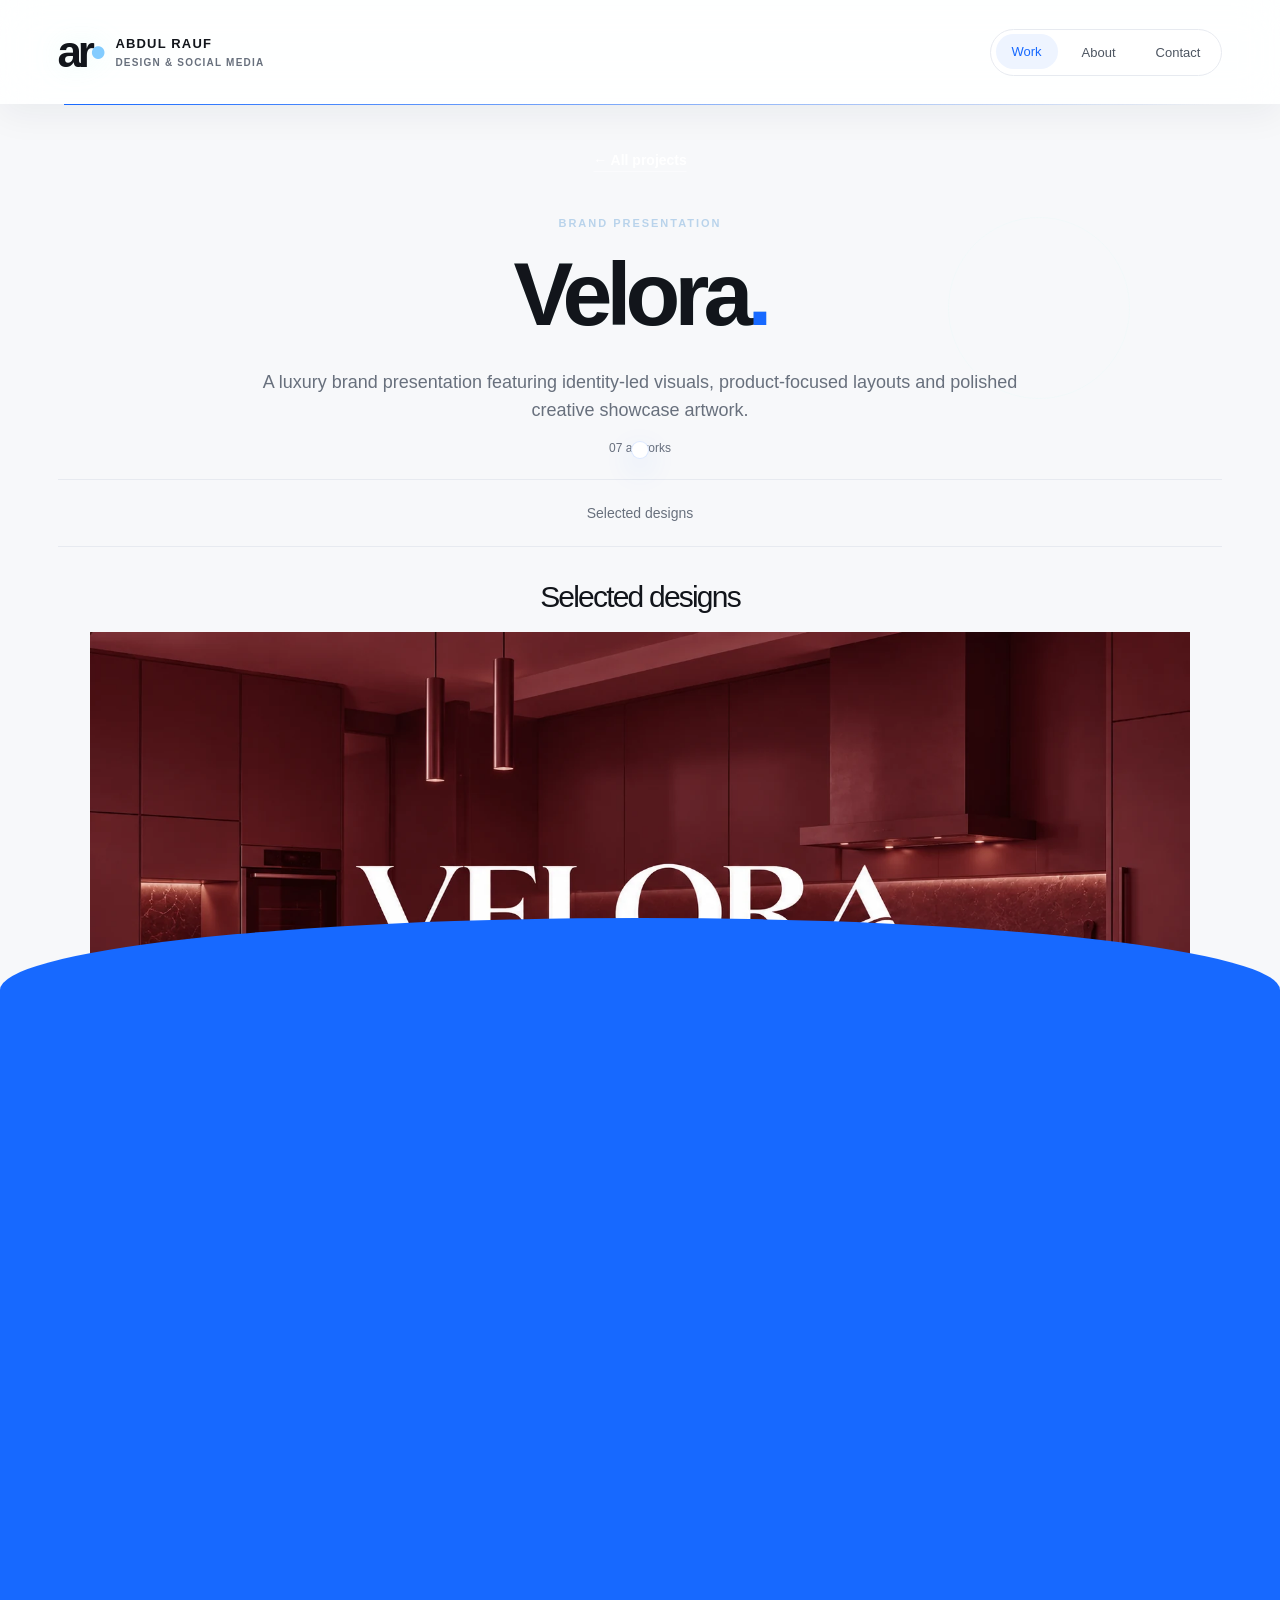
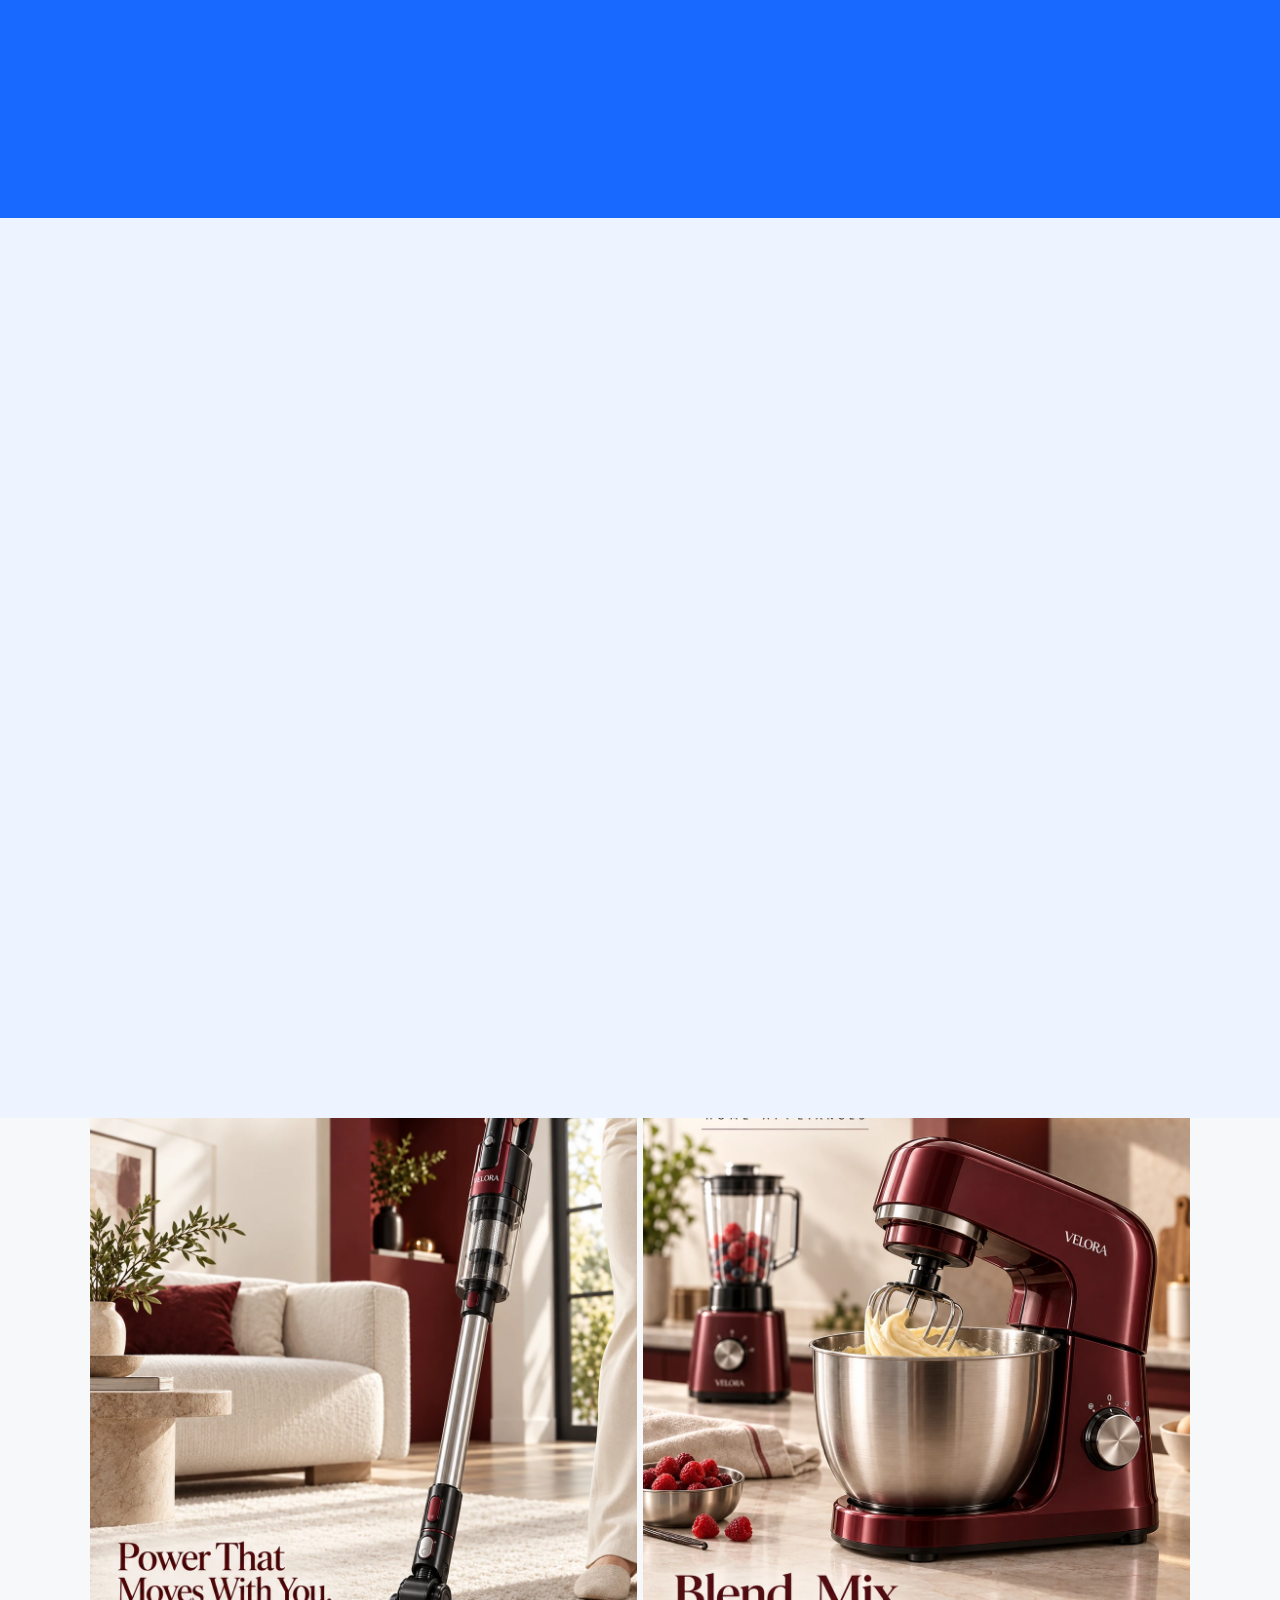
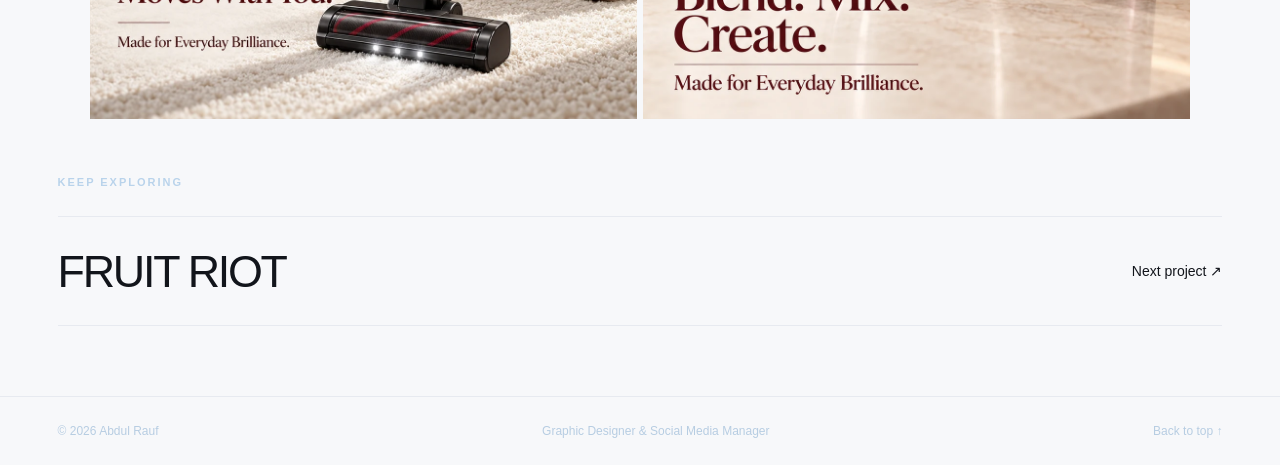
<file: velora.html>
<!doctype html><html lang="en"><head><meta charset="utf-8"><meta name="viewport" content="width=device-width,initial-scale=1"><title>Velora — Abdul Rauf</title><meta name="description" content="Abdul Rauf — Graphic Designer and Social Media Manager. Explore social campaigns, brand identities, packaging and creative work."><meta name="theme-color" content="#f7f8fa"><link rel="icon" href="favicon.svg" type="image/svg+xml"><link rel="stylesheet" href="styles.css"><script src="app.js" defer></script></head><body class="behance-project velora-project"><a class="skip" href="#main">Skip to content</a><header class="header"><a class="brand" href="index.html" aria-label="Abdul Rauf home"><span class="monogram">ar<span>•</span></span><span>ABDUL RAUF<small>DESIGN & SOCIAL MEDIA</small></span></a><nav aria-label="Main navigation"><a href="index.html#work" aria-current="page">Work</a><a href="about.html">About</a><a href="index.html#contact">Contact</a></nav></header><main id="main"><section class="project-intro"><a class="text-link" href="index.html#work">← All projects</a><p class="eyebrow">BRAND PRESENTATION</p><h1>Velora<span class="accent">.</span></h1><div class="project-summary"><p>A luxury brand presentation featuring identity-led visuals, product-focused layouts and polished creative showcase artwork.</p><span>07 artworks</span></div></section><nav class="project-sections" aria-label="Project sections"><a href="#group-0">Selected designs</a></nav><section class="art-section" id="group-0"><div class="section-heading"><h2>Selected designs</h2><span class="muted">07 artworks / Click to enlarge</span></div><div class="art-grid"><figure class="full"><button class="artwork" data-image="assets/images/velora-thumb.webp" data-caption="Velora — Thumbnail" aria-label="Enlarge Velora — Thumbnail"><img loading="lazy" src="assets/images/velora-thumb.webp" alt="Velora — Thumbnail"><span class="zoom-mark" aria-hidden="true">↗</span></button><figcaption>Thumbnail <span>01</span></figcaption></figure><figure><button class="artwork" data-image="assets/images/velora-01.webp" data-caption="Velora — Artwork 02" aria-label="Enlarge Velora — Artwork 02"><img loading="lazy" src="assets/images/velora-01.webp" alt="Velora — Artwork 02"><span class="zoom-mark" aria-hidden="true">↗</span></button><figcaption>Selected designs <span>02</span></figcaption></figure><figure><button class="artwork" data-image="assets/images/velora-02.webp" data-caption="Velora — Artwork 03" aria-label="Enlarge Velora — Artwork 03"><img loading="lazy" src="assets/images/velora-02.webp" alt="Velora — Artwork 03"><span class="zoom-mark" aria-hidden="true">↗</span></button><figcaption>Selected designs <span>03</span></figcaption></figure><figure><button class="artwork" data-image="assets/images/velora-03.webp" data-caption="Velora — Artwork 04" aria-label="Enlarge Velora — Artwork 04"><img loading="lazy" src="assets/images/velora-03.webp" alt="Velora — Artwork 04"><span class="zoom-mark" aria-hidden="true">↗</span></button><figcaption>Selected designs <span>04</span></figcaption></figure><figure><button class="artwork" data-image="assets/images/velora-04.webp" data-caption="Velora — Artwork 05" aria-label="Enlarge Velora — Artwork 05"><img loading="lazy" src="assets/images/velora-04.webp" alt="Velora — Artwork 05"><span class="zoom-mark" aria-hidden="true">↗</span></button><figcaption>Selected designs <span>05</span></figcaption></figure><figure><button class="artwork" data-image="assets/images/velora-05.webp" data-caption="Velora — Artwork 06" aria-label="Enlarge Velora — Artwork 06"><img loading="lazy" src="assets/images/velora-05.webp" alt="Velora — Artwork 06"><span class="zoom-mark" aria-hidden="true">↗</span></button><figcaption>Selected designs <span>06</span></figcaption></figure><figure><button class="artwork" data-image="assets/images/velora-06.webp" data-caption="Velora — Artwork 07" aria-label="Enlarge Velora — Artwork 07"><img loading="lazy" src="assets/images/velora-06.webp" alt="Velora — Artwork 07"><span class="zoom-mark" aria-hidden="true">↗</span></button><figcaption>Selected designs <span>07</span></figcaption></figure></div></section><section class="next-project"><p class="eyebrow">KEEP EXPLORING</p><a href="fruitriot.html"><h2>FRUIT RIOT</h2><span>Next project ↗</span></a></section></main><footer><a href="index.html">© 2026 Abdul Rauf</a><span>Graphic Designer & Social Media Manager</span><a href="#main">Back to top ↑</a></footer><dialog id="viewer" aria-label="Artwork viewer"><div class="viewer-bar"><span id="viewer-label"></span><button type="button" id="close-viewer" aria-label="Close artwork">Close ×</button></div><div class="viewer-stage"><img id="viewer-image" alt=""></div><div class="viewer-bottom"><button id="previous" aria-label="Previous artwork">← Previous</button><a id="original" target="_blank" rel="noopener">Open full image ↗</a><button id="next" aria-label="Next artwork">Next →</button></div></dialog></body></html>
</file>
<file: styles.css>
:root{--bg:#0b0d0c;--surface:#151815;--surface-2:#1d211d;--text:#f5f4ed;--muted:#9da59b;--accent:#d8ff49;--line:#2b302a;--soft-accent:#38431f;font-family:Arial,Helvetica,sans-serif;color:var(--text);background:var(--bg);font-synthesis:none}*{box-sizing:border-box}html{scroll-behavior:smooth;scroll-padding-top:30px}body{margin:0}a{color:inherit;text-decoration:none}button{font:inherit;color:inherit;cursor:pointer}img{display:block;max-width:100%}button,a{-webkit-tap-highlight-color:transparent}a:focus-visible,button:focus-visible{outline:3px solid var(--accent);outline-offset:6px}::selection{background:var(--accent);color:var(--bg)}.header,main,footer{max-width:1440px;margin:auto;padding-inline:64px}.header{height:112px;display:flex;align-items:center;justify-content:space-between;border-bottom:1px solid var(--line)}.brand{display:flex;gap:15px;align-items:center;font-size:13px;letter-spacing:.09em;font-weight:700}.brand small{display:block;font-size:10px;letter-spacing:.12em;color:var(--muted);margin-top:6px}.monogram{font-size:48px;letter-spacing:-.1em;font-weight:800;line-height:1}.monogram span{color:var(--accent)}nav{display:flex;gap:34px}.header nav a{font-size:15px;color:var(--muted);padding:12px 0}.header nav a:hover,.header nav a[aria-current]{color:var(--accent)}.eyebrow{font-size:12px;letter-spacing:.14em;font-weight:700;line-height:1.6;color:var(--muted);margin:0 0 24px}.hero{padding-top:36px}.hero-top{display:flex;align-items:center;justify-content:space-between}.hero-top .eyebrow{margin:0}.availability{font-size:12px;color:var(--accent);border:1px solid #4d5830;border-radius:30px;padding:8px 13px}.hero-body{display:grid;grid-template-columns:1fr 290px;gap:65px;align-items:center;padding:40px 0 38px}.role{font-size:15px;color:var(--muted);margin:0 0 20px}h1,h2,h3,p{margin-top:0}h1{font-size:clamp(44px,5.8vw,84px);letter-spacing:-.065em;line-height:1.04;margin-bottom:26px;font-weight:600}em{font-style:normal;color:var(--accent)}.intro{font-size:17px;line-height:1.6;color:var(--muted);max-width:510px;margin-bottom:27px}.actions{display:flex;gap:26px;align-items:center}.button{display:inline-flex;justify-content:space-between;gap:32px;align-items:center;background:var(--accent);color:var(--bg);padding:16px 23px;border-radius:4px;font-size:14px;font-weight:700;min-height:50px}.button:hover{background:#e5ff88}.text-link{font-size:14px;text-decoration:underline;text-underline-offset:6px;text-decoration-color:#616858;line-height:1.7}.text-link:hover{color:var(--accent)}.portrait{position:relative;align-self:stretch;background:#252b22;overflow:hidden;min-height:350px;border-radius:140px 140px 8px 8px}.portrait img{width:100%;height:100%;position:absolute;object-fit:contain;object-position:bottom;padding-top:48px}.portrait-label{position:absolute;z-index:1;font-size:9px;letter-spacing:.12em;top:40px;left:0;width:100%;text-align:center;color:#c7ceb9}.portrait-name{position:absolute;bottom:16px;left:16px;right:16px;z-index:1;background:#101210d9;padding:13px 16px;font-size:15px;border-radius:3px}.portrait-name small{display:block;color:var(--muted);font-size:9px;letter-spacing:.15em;margin-top:5px}.hero-footer{display:flex;gap:36px;align-items:center;border-top:1px solid var(--line);padding:21px 0;font-size:12px;color:var(--muted)}.hero-footer b{color:var(--text);font-size:14px;margin-right:8px}.scroll-label{margin-left:auto;font-size:10px;letter-spacing:.14em}.work-section{padding:64px 0 72px}.section-heading{display:flex;align-items:end;justify-content:space-between;gap:20px;margin-bottom:30px}.section-heading .eyebrow{margin-bottom:12px}h2{font-size:clamp(32px,3.5vw,50px);letter-spacing:-.05em;line-height:1.08;font-weight:500;margin-bottom:0}.accent{color:var(--accent)}.projects{display:grid;grid-template-columns:repeat(2,minmax(0,1fr));column-gap:28px;row-gap:46px}.project-cover{aspect-ratio:1.38;position:relative;display:flex;align-items:center;justify-content:center;overflow:hidden;border-radius:5px;background:#22261f;gap:14px;padding:26px}.project-cover img{height:100%;width:100%;object-fit:contain;transition:transform .3s ease}.project-cover.pair img{width:calc(50% - 7px);height:100%;filter:drop-shadow(0 9px 12px #0003)}.project-cover.ucms{background:#8cabbd}.project-cover.onepress{background:#1c2a18}.project-cover.daddy-foods{background:#dedbce}.project-cover.logo-folio{background:#30312e}.project-cover.experts{background:#e3dfd5}.project-cover.luxury-fashion{background:#c4ccbb}.project:hover .project-cover img{transform:translateY(-5px)}.open-project{position:absolute;bottom:14px;right:14px;background:var(--bg);color:var(--text);border:1px solid #555;padding:10px 13px;font-size:12px;border-radius:30px;opacity:0;transform:translateY(5px);transition:.2s}.project:hover .open-project,.project:focus-visible .open-project{opacity:1;transform:none}.project-caption{display:flex;justify-content:space-between;align-items:center;padding-top:18px}.project-caption h3{font-size:22px;font-weight:500;letter-spacing:-.03em;margin-bottom:8px}.project-caption p{font-size:13px;color:var(--muted);margin:0}.project-index{font-size:13px;color:var(--muted)}.about-preview{display:grid;grid-template-columns:1fr 2.2fr 1.5fr;gap:34px;padding:72px 0;border-top:1px solid var(--line)}.about-preview h2{margin-bottom:25px}.about-preview p:not(.eyebrow){line-height:1.7;font-size:16px;color:var(--muted);max-width:480px}.muted{color:var(--muted)}.specialties{align-self:center}.specialties span{display:flex;gap:25px;padding:20px 0;border-bottom:1px solid var(--line);font-size:12px;color:var(--muted)}.specialties b{font-weight:400;font-size:16px;color:var(--text)}.contact{padding:65px 0;display:grid;grid-template-columns:1fr 1fr;align-items:center;gap:70px;border-top:1px solid var(--line)}.contact h2{font-size:clamp(52px,6vw,88px)}.contact-links a{display:block;border-bottom:1px solid var(--line);padding:18px 0}.contact-links small{display:block;font-size:11px;letter-spacing:.14em;color:var(--muted);margin-bottom:12px}.contact-links span{font-size:clamp(17px,1.8vw,24px);overflow-wrap:anywhere}.contact-links a:hover{color:var(--accent)}.contact-links p{font-size:13px;color:var(--muted);margin-top:22px}footer{display:flex;justify-content:space-between;gap:24px;padding-block:27px;border-top:1px solid var(--line);font-size:12px;color:var(--muted)}.page-intro{padding:70px 0 0}.page-intro>p:last-child{font-size:17px;color:var(--muted);line-height:1.5}.filters{display:flex;flex-wrap:wrap;gap:10px;margin-bottom:35px}.filters button{background:transparent;border:1px solid var(--line);border-radius:30px;padding:13px 18px;font-size:14px;min-height:44px}.filters button[aria-pressed=true]{background:var(--accent);color:var(--bg);border-color:var(--accent)}.filters small{margin-left:8px}.project[hidden]{display:none}.about-page{display:grid;grid-template-columns:.8fr 1.2fr;gap:85px;padding:72px 0;align-items:center}.about-photo{background:#252b22;border-radius:180px 180px 4px 4px;overflow:hidden}.about-photo img{width:100%;height:560px;object-fit:contain;object-position:bottom}.about-page h1{font-size:clamp(40px,4.8vw,68px)}.about-page p:not(.eyebrow){font-size:16px;color:var(--muted);line-height:1.7;max-width:540px}.about-page .about-lead{color:var(--text)!important}.experience{display:flex;gap:44px;margin:28px 0}.experience span{font-size:13px;color:var(--muted)}.experience b{display:block;color:var(--text);font-size:38px;line-height:1.3;font-weight:500;letter-spacing:-.05em}.about-details{display:grid;grid-template-columns:1fr 1.3fr;gap:80px;padding:60px 0;border-top:1px solid var(--line)}.about-details h3{font-size:18px;margin-bottom:12px}.about-details p:not(.eyebrow){font-size:16px;line-height:1.7;color:var(--muted);margin-bottom:28px}.project-intro{padding:45px 0 30px}.project-intro .eyebrow{margin-top:48px;margin-bottom:16px}.project-intro h1{font-size:clamp(46px,7vw,98px)}.project-summary{display:flex;justify-content:space-between;align-items:center;gap:30px}.project-summary p{max-width:640px;font-size:18px;line-height:1.6;color:var(--muted);margin-bottom:0}.project-summary>span{white-space:nowrap;font-size:12px;color:var(--muted)}.project-sections{flex-wrap:wrap;gap:12px 26px;border-block:1px solid var(--line);padding:20px 0}.project-sections a{font-size:14px;color:var(--muted);padding:5px 0}.project-sections a:hover{color:var(--accent)}.art-section{padding:55px 0 15px}.art-section h2{font-size:30px}.art-section .section-heading>.muted{font-size:12px}.art-grid{display:grid;grid-template-columns:repeat(2,minmax(0,1fr));gap:24px;align-items:start}figure{margin:0;min-width:0}.artwork{position:relative;display:block;padding:0;border:0;width:100%;background:#222;overflow:hidden;border-radius:4px;cursor:zoom-in}.artwork img{width:100%;height:auto}.zoom-mark{position:absolute;right:12px;bottom:12px;background:#101210dd;border:1px solid #555;width:34px;height:34px;display:grid;place-items:center;border-radius:50%}figcaption{display:flex;justify-content:space-between;font-size:12px;color:var(--muted);padding:13px 0}.video-grid{display:grid;grid-template-columns:repeat(3,minmax(0,1fr));gap:22px}.video-grid video{width:100%;max-height:540px;background:#20251d;border-radius:4px}.next-project{padding:70px 0}.next-project a{display:flex;align-items:center;justify-content:space-between;padding:30px 0;border-block:1px solid var(--line);gap:20px}.next-project a:hover{color:var(--accent)}.next-project a>span{font-size:14px}dialog{width:min(1400px,96vw);max-width:96vw;height:94dvh;max-height:94dvh;border:1px solid #4b5146;border-radius:10px;background:#111410;color:var(--text);padding:18px}dialog::backdrop{background:#000d}dialog[open]{display:flex;flex-direction:column}.viewer-bar,.viewer-bottom{display:flex;justify-content:space-between;align-items:center;gap:12px;font-size:13px}.viewer-bar{padding-bottom:12px}.viewer-stage{flex:1;min-height:0;display:flex;align-items:center;justify-content:center;overflow:auto}.viewer-stage img{max-height:100%;max-width:100%;object-fit:contain}.viewer-bottom{padding-top:14px}.viewer-bar button,.viewer-bottom button{background:#272d23;border:1px solid #52594b;border-radius:5px;min-height:44px;padding:10px 14px;font-size:13px}.viewer-bottom a{font-size:13px;text-decoration:underline}.skip{position:fixed;top:-100px;left:16px;z-index:100;background:var(--accent);color:var(--bg);padding:15px}.skip:focus{top:10px}.sr-only{position:absolute;width:1px;height:1px;padding:0;overflow:hidden;clip:rect(0,0,0,0)}
@media(min-width:1600px){.header,main,footer{padding-inline:55px}.hero-body{grid-template-columns:1fr 330px}.portrait{min-height:380px}}
@media(max-width:1000px){.header,main,footer{padding-inline:32px}.hero-body{grid-template-columns:1fr 240px;gap:30px}h1{font-size:58px}.about-preview{grid-template-columns:1.5fr 1fr}.about-preview>.eyebrow{grid-column:1/-1;margin:0}.about-page{gap:40px}.contact{gap:35px}.about-photo img{height:490px}.project-cover{padding:18px;gap:10px}.portrait{min-height:320px}}
@media(max-width:700px){.header,main,footer{padding-inline:20px}.header{height:85px}.brand{gap:10px;font-size:11px}.brand small{display:none}.monogram{font-size:39px}.header nav{gap:20px}.header nav a{font-size:14px}.hero{padding-top:25px}.hero-top .eyebrow{font-size:10px;letter-spacing:.1em}.availability{display:none}.hero-body{grid-template-columns:1fr;padding:26px 0}.hero h1{font-size:clamp(44px,9vw,64px)}.hero .portrait{display:none}.role{font-size:13px;margin-bottom:18px}.intro{font-size:16px}.actions{gap:20px}.button{padding:15px 18px;gap:22px}.text-link{font-size:13px}.hero-footer{gap:22px;align-items:start}.hero-footer b{display:block;margin-bottom:6px}.scroll-label{display:none}.work-section{padding:40px 0 45px}.projects{grid-template-columns:1fr;gap:32px}.project-cover{aspect-ratio:1.3;padding:20px}.open-project{opacity:1;transform:none;font-size:11px;padding:8px 11px}.project-caption h3{font-size:22px}.section-heading{margin-bottom:24px;align-items:center}.section-heading .eyebrow{font-size:10px}.about-preview{grid-template-columns:1fr;padding:45px 0;gap:22px}.about-preview h2{font-size:36px}.specialties{display:grid;grid-template-columns:1fr 1fr;gap:0 24px}.specialties span{gap:12px;padding:16px 0}.specialties b{font-size:14px}.contact{grid-template-columns:1fr;gap:22px;padding:45px 0}.contact h2{font-size:58px}.contact .eyebrow{margin-bottom:18px}.contact-links span{font-size:20px}footer{flex-wrap:wrap;font-size:11px;gap:15px}footer>span{display:none}.page-intro{padding-top:45px}.page-intro h1{font-size:54px}.filters{gap:8px}.filters button{font-size:13px;padding:11px 14px}.about-page{grid-template-columns:1fr;padding:40px 0;gap:30px}.about-photo{width:220px;margin:auto;border-radius:110px 110px 3px 3px}.about-photo img{height:260px}.about-page h1{font-size:44px}.about-details{grid-template-columns:1fr;gap:28px;padding:40px 0}.about-details h2{font-size:36px}.project-intro{padding-top:30px}.project-intro .eyebrow{margin-top:32px}.project-intro h1{font-size:50px;overflow-wrap:anywhere}.project-summary{flex-direction:column;gap:18px;align-items:start}.project-summary p{font-size:16px}.project-sections{gap:10px 20px}.project-sections a{font-size:13px}.art-section{padding-top:35px}.art-section .section-heading{display:block}.art-section h2{font-size:27px;margin-bottom:10px}.art-grid{grid-template-columns:1fr;gap:18px}.video-grid{grid-template-columns:1fr}.video-grid video{max-height:600px}.next-project{padding:45px 0}.next-project a{align-items:start;flex-direction:column}.next-project h2{font-size:36px}dialog{padding:12px}.viewer-bar{font-size:11px}.viewer-bottom{gap:7px}.viewer-bottom button,.viewer-bottom a{font-size:11px}.viewer-bottom button{padding:10px}}
@media(prefers-reduced-motion:reduce){html{scroll-behavior:auto}*,*:before,*:after{transition:none!important;animation:none!important}}

.project-cover.fruit-riot{background:#f47a20}
.behance-project .project-intro{text-align:center;max-width:980px;margin:0 auto;padding-bottom:24px}.behance-project .text-link{display:inline-block}.behance-project .project-intro .eyebrow{margin-top:42px}.behance-project .project-summary{flex-direction:column;align-items:center;justify-content:center;gap:16px;text-align:center}.behance-project .project-summary p{max-width:760px}.behance-project .project-sections{display:flex;justify-content:center;align-items:center}.behance-project .art-section{padding:34px 0 0}.behance-project .art-section .section-heading{flex-direction:column;align-items:center;justify-content:center;text-align:center;margin-bottom:18px}.behance-project .art-grid{grid-template-columns:minmax(0,1fr);gap:0;max-width:1100px;margin:0 auto}.behance-project figure{width:100%}.behance-project .artwork{border-radius:0;background:transparent}.behance-project .artwork img{width:100%;height:auto}.behance-project figcaption,.behance-project .zoom-mark,.behance-project .art-section .section-heading>.muted{display:none}.behance-project .next-project{padding-top:55px}@media(max-width:700px){.behance-project .project-intro{padding-bottom:18px}.behance-project .project-summary{gap:12px}.behance-project .art-section{padding-top:24px}.behance-project .art-section .section-heading{margin-bottom:14px}.behance-project .art-grid{max-width:100%}}
.project-cover.velora{background:#d9d4c8}.project-cover.onepress-profile{background:#d8dfd7}.velora-project .art-grid{grid-template-columns:repeat(2,minmax(0,1fr));gap:6px;max-width:1100px;margin:0 auto}.velora-project .art-grid .full{grid-column:1/-1}.velora-project .art-grid .full .artwork{width:100%}.velora-project .art-grid figure:not(.full){margin:0}.velora-project .art-grid figure:not(.full) .artwork{height:100%}.velora-project .art-grid figure:not(.full) img{width:100%;height:100%;object-fit:cover}@media(max-width:700px){.velora-project .art-grid{grid-template-columns:repeat(2,minmax(0,1fr));gap:4px}.velora-project .art-grid .full{grid-column:1/-1}}

/* FUTURISTIC MOTION SYSTEM — project gallery structures intentionally unchanged */
:root{
  --bg:#071110;--surface:#0d1a19;--surface-2:#112321;--text:#effffb;--muted:#8fa9a4;
  --accent:#92f3df;--accent-2:#7da7ff;--accent-3:#c9ff72;--line:rgba(178,255,239,.14);
  --glow:rgba(146,243,223,.22);--mx:50%;--my:20%;
}
html{background:var(--bg);scrollbar-color:var(--accent) #071110}
body{background:
  radial-gradient(700px circle at var(--mx) var(--my),rgba(91,225,207,.095),transparent 46%),
  radial-gradient(900px circle at 96% 8%,rgba(125,167,255,.09),transparent 42%),
  linear-gradient(180deg,#071110 0%,#06100f 48%,#071211 100%);
  color:var(--text);overflow-x:hidden;min-height:100vh;position:relative;isolation:isolate}
body:before{content:"";position:fixed;inset:0;z-index:-3;pointer-events:none;background-image:linear-gradient(rgba(161,255,239,.032) 1px,transparent 1px),linear-gradient(90deg,rgba(161,255,239,.032) 1px,transparent 1px);background-size:58px 58px;mask-image:linear-gradient(to bottom,rgba(0,0,0,.9),transparent 88%);transform:perspective(700px) rotateX(61deg) scale(1.45) translateY(-19%);transform-origin:top center}
body:after{content:"";position:fixed;inset:-30%;z-index:-4;pointer-events:none;background:conic-gradient(from 140deg at 50% 50%,rgba(146,243,223,.05),transparent 20%,rgba(125,167,255,.055),transparent 45%,rgba(201,255,114,.035),transparent 72%);animation:ambientSpin 28s linear infinite}
@keyframes ambientSpin{to{transform:rotate(1turn)}}
.ambient-canvas{position:fixed;inset:0;width:100%;height:100%;z-index:-1;pointer-events:none;opacity:.42}
.cursor-aura{position:fixed;left:0;top:0;width:280px;height:280px;border-radius:50%;pointer-events:none;z-index:-1;background:radial-gradient(circle,rgba(146,243,223,.115),rgba(125,167,255,.035) 42%,transparent 70%);filter:blur(6px);transform:translate(-50%,-50%);will-change:transform;mix-blend-mode:screen}
.scroll-progress{position:fixed;top:0;left:0;height:2px;width:var(--progress,0%);z-index:200;background:linear-gradient(90deg,var(--accent),var(--accent-2),var(--accent-3));box-shadow:0 0 18px var(--glow);transition:width .08s linear}
.header{height:96px;position:sticky;top:0;z-index:80;background:linear-gradient(180deg,rgba(7,17,16,.9),rgba(7,17,16,.62));backdrop-filter:blur(20px) saturate(1.3);border-bottom:1px solid rgba(146,243,223,.1)}
.header:before{content:"";position:absolute;inset:auto 64px -1px;width:0;height:1px;background:linear-gradient(90deg,var(--accent),transparent);animation:headerLine 1.2s .2s cubic-bezier(.2,.8,.2,1) forwards}@keyframes headerLine{to{width:calc(100% - 128px)}}
.brand{gap:14px}.monogram{filter:drop-shadow(0 0 14px rgba(146,243,223,.16))}.monogram span{color:var(--accent)}
.header nav{padding:6px;border:1px solid rgba(146,243,223,.1);border-radius:999px;background:rgba(255,255,255,.025);gap:4px}
.header nav a{position:relative;padding:10px 18px;border-radius:999px;color:var(--muted);transition:background .25s ease,color .25s ease,transform .25s ease}.header nav a:after{display:none}.header nav a:hover,.header nav a[aria-current]{color:#06100f;background:var(--accent);transform:translateY(-1px)}
.hero{min-height:calc(100svh - 96px);padding-top:28px;display:flex;flex-direction:column;justify-content:center;position:relative;isolation:isolate}.hero:before{content:"CREATIVE / SYSTEM / 2026";position:absolute;right:-30px;top:19%;font-size:clamp(70px,10vw,160px);font-weight:800;letter-spacing:-.08em;color:transparent;-webkit-text-stroke:1px rgba(146,243,223,.045);transform:rotate(90deg);transform-origin:center;white-space:nowrap;z-index:-1}.hero:after{content:"";position:absolute;left:6%;top:18%;width:48%;height:48%;background:radial-gradient(circle,rgba(146,243,223,.07),transparent 65%);filter:blur(30px);z-index:-1;animation:heroPulse 6s ease-in-out infinite alternate}@keyframes heroPulse{to{transform:scale(1.16) translate(6%,4%);opacity:.7}}
.hero-top{position:relative}.hero-top .eyebrow{color:#b9d8d2}.availability{color:var(--accent);border-color:rgba(146,243,223,.25);background:rgba(146,243,223,.055);box-shadow:inset 0 0 28px rgba(146,243,223,.025),0 0 30px rgba(146,243,223,.04)}
.hero-body{grid-template-columns:minmax(0,1.18fr) minmax(320px,.82fr);gap:70px;padding:36px 0 42px}.role{display:flex;align-items:center;gap:10px;color:#b6cfca;font-size:13px;letter-spacing:.04em}.live-dot{width:8px;height:8px;border-radius:50%;background:var(--accent-3);box-shadow:0 0 0 0 rgba(201,255,114,.5);animation:livePulse 2s ease-out infinite}@keyframes livePulse{70%{box-shadow:0 0 0 9px rgba(201,255,114,0)}100%{box-shadow:0 0 0 0 rgba(201,255,114,0)}}
.hero h1{font-size:clamp(54px,7vw,104px);max-width:900px;line-height:.94;letter-spacing:-.075em;margin-bottom:30px}.hero h1 em{display:inline-block;background:linear-gradient(90deg,var(--accent),#d9fff7 45%,var(--accent-2));-webkit-background-clip:text;background-clip:text;color:transparent;background-size:200% auto;animation:textShimmer 7s linear infinite}@keyframes textShimmer{to{background-position:200% center}}
.hero .intro{font-size:17px;max-width:620px}.button{position:relative;overflow:hidden;border-radius:999px;background:var(--accent);color:#04100e;box-shadow:0 10px 40px rgba(146,243,223,.08);transition:transform .25s ease,box-shadow .25s ease,background .25s ease}.button:before{content:"";position:absolute;inset:0;background:linear-gradient(105deg,transparent 20%,rgba(255,255,255,.65) 48%,transparent 72%);transform:translateX(-140%);transition:transform .7s ease}.button:hover:before{transform:translateX(140%)}.button:hover{background:#b4ffef;box-shadow:0 14px 46px rgba(146,243,223,.2)}
.hero-chips,.about-badges{display:flex;flex-wrap:wrap;gap:8px;margin-top:28px}.hero-chips span,.about-badges span{padding:8px 11px;border:1px solid rgba(146,243,223,.12);border-radius:999px;background:rgba(255,255,255,.02);color:#9fbab5;font-size:10px;letter-spacing:.09em;text-transform:uppercase;transition:border-color .25s ease,color .25s ease,transform .25s ease}.hero-chips span:hover,.about-badges span:hover{color:var(--accent);border-color:rgba(146,243,223,.35);transform:translateY(-2px)}
.portrait-shell{position:relative;min-height:430px;display:grid;place-items:center;transform-style:preserve-3d}.portrait{position:relative;width:min(320px,86%);height:420px;min-height:0;align-self:auto;border-radius:170px 170px 20px 20px;background:linear-gradient(150deg,rgba(35,71,66,.95),rgba(10,28,26,.98));border:1px solid rgba(146,243,223,.16);box-shadow:0 34px 90px rgba(0,0,0,.38),0 0 70px rgba(146,243,223,.055);overflow:hidden;z-index:3;transform:translateZ(22px)}.portrait:after{content:"";position:absolute;inset:0;background:linear-gradient(130deg,rgba(255,255,255,.08),transparent 24%,transparent 72%,rgba(146,243,223,.06));pointer-events:none}.portrait img{padding-top:32px}.portrait-label{top:29px}.orbit{position:absolute;border:1px solid rgba(146,243,223,.15);border-radius:50%;z-index:1;animation:orbitSpin 14s linear infinite}.orbit:after{content:"";position:absolute;width:7px;height:7px;border-radius:50%;background:var(--accent);box-shadow:0 0 18px var(--accent);top:14%;left:11%}.orbit-a{width:390px;height:390px;transform:rotate(22deg)}.orbit-b{width:455px;height:310px;border-color:rgba(125,167,255,.12);animation-duration:20s;animation-direction:reverse}@keyframes orbitSpin{to{transform:rotate(382deg)}}
.float-tag{position:absolute;z-index:5;padding:8px 10px;border:1px solid rgba(146,243,223,.18);background:rgba(7,17,16,.78);backdrop-filter:blur(12px);border-radius:999px;font-size:9px;letter-spacing:.12em;color:#c8e4df;box-shadow:0 12px 30px rgba(0,0,0,.2);animation:tagFloat 4s ease-in-out infinite}.tag-a{left:0;top:24%}.tag-b{right:-4%;bottom:24%;animation-delay:-2s}@keyframes tagFloat{50%{transform:translateY(-10px)}}
.hero-footer{border-top-color:rgba(146,243,223,.12)}.hero-footer b{color:var(--accent)}
.role-marquee{position:relative;width:100vw;margin-left:calc(50% - 50vw);overflow:hidden;border-block:1px solid rgba(146,243,223,.2);background:linear-gradient(90deg,#7ee7d3,#9df5e5 45%,#86b9ff);color:#04100e;transform:rotate(-.45deg) scale(1.015);transform-origin:center;box-shadow:0 16px 45px rgba(68,222,198,.08)}.role-marquee:after{content:"";position:absolute;inset:0;background:linear-gradient(90deg,transparent,rgba(255,255,255,.32),transparent);transform:translateX(-100%);animation:marqueeGloss 5s ease-in-out infinite}@keyframes marqueeGloss{70%,100%{transform:translateX(100%)}}.marquee-track{width:max-content;display:flex;align-items:center;gap:24px;padding:14px 0;font-size:11px;font-weight:900;letter-spacing:.14em;animation:marqueeMove 19s linear infinite}.marquee-track i{font-style:normal;font-size:8px}@keyframes marqueeMove{to{transform:translateX(-50%)}}
.work-section{position:relative;padding-top:92px}.work-section:before{content:"SELECTED";position:absolute;left:-2px;top:30px;font-size:clamp(65px,12vw,180px);font-weight:800;letter-spacing:-.08em;color:rgba(146,243,223,.025);pointer-events:none}.section-heading{position:relative;z-index:2}.section-heading h2,.about-preview h2,.contact h2,.about-details h2{letter-spacing:-.06em}.section-heading .eyebrow{color:var(--accent)}
.projects{column-gap:34px;row-gap:58px}.project{perspective:1000px;transform-style:preserve-3d}.project-cover{position:relative;border:1px solid rgba(146,243,223,.09);box-shadow:0 20px 55px rgba(0,0,0,.21);transition:box-shadow .35s ease,border-color .35s ease,filter .35s ease;will-change:transform;transform:perspective(900px) rotateX(var(--rx,0deg)) rotateY(var(--ry,0deg)) translateY(var(--ty,0px));transform-style:preserve-3d}.project-cover:after{content:"";position:absolute;inset:0;background:radial-gradient(380px circle at var(--px,50%) var(--py,50%),rgba(255,255,255,.14),transparent 43%);opacity:0;transition:opacity .3s ease;pointer-events:none;mix-blend-mode:soft-light}.project:hover .project-cover{--ty:-5px;border-color:rgba(146,243,223,.27);box-shadow:0 34px 75px rgba(0,0,0,.34),0 0 48px rgba(146,243,223,.05)}.project:hover .project-cover:after{opacity:1}.project-cover img{transition:transform .55s cubic-bezier(.2,.75,.2,1),filter .35s ease}.project:hover .project-cover img{transform:scale(1.025)}.open-project{background:rgba(6,16,15,.82);border:1px solid rgba(146,243,223,.28);backdrop-filter:blur(14px);color:var(--accent);box-shadow:0 10px 30px rgba(0,0,0,.24)}.project-caption{position:relative}.project-caption:after{content:"";position:absolute;left:0;bottom:-10px;width:0;height:1px;background:linear-gradient(90deg,var(--accent),transparent);transition:width .4s ease}.project:hover .project-caption:after{width:100%}.project-caption h3{font-size:23px}.project-index{color:var(--accent)}
.about-preview{position:relative;grid-template-columns:.8fr 2.2fr 1.5fr;padding:96px 0}.about-preview:before,.contact:before{content:"";position:absolute;top:0;left:0;width:100%;height:1px;background:linear-gradient(90deg,var(--accent),rgba(125,167,255,.25),transparent 72%)}.about-preview>div:nth-child(2){position:relative}.about-preview>div:nth-child(2):after{content:"↗";position:absolute;right:3%;top:-20px;font-size:82px;color:rgba(146,243,223,.045);font-weight:300}.specialties span{position:relative;overflow:hidden;transition:padding-left .3s ease,color .3s ease,border-color .3s ease}.specialties span:before{content:"";position:absolute;inset:0 auto 0 0;width:0;background:linear-gradient(90deg,rgba(146,243,223,.07),transparent);transition:width .35s ease}.specialties span:hover{padding-left:12px;color:var(--accent);border-color:rgba(146,243,223,.28)}.specialties span:hover:before{width:100%}
.contact{position:relative;padding:92px 0}.contact h2 em{background:linear-gradient(90deg,var(--accent),var(--accent-2));-webkit-background-clip:text;background-clip:text;color:transparent}.contact-links a{position:relative;overflow:hidden;transition:padding-left .3s ease,border-color .3s ease}.contact-links a:before{content:"";position:absolute;left:0;bottom:-1px;width:0;height:1px;background:var(--accent);transition:width .35s ease}.contact-links a:hover{padding-left:12px;color:var(--accent)}.contact-links a:hover:before{width:100%}
.about-page{min-height:calc(100svh - 96px);position:relative}.about-photo{position:relative;background:linear-gradient(155deg,#17322e,#0c1a18);border:1px solid rgba(146,243,223,.15);box-shadow:0 36px 90px rgba(0,0,0,.34),0 0 55px rgba(146,243,223,.05)}.about-photo:before{content:"";position:absolute;inset:-20px;border:1px solid rgba(146,243,223,.06);border-radius:200px 200px 12px 12px;transform:rotate(-2.5deg);z-index:-1}.about-photo-tag{position:absolute;left:18px;right:18px;bottom:18px;padding:12px 14px;background:rgba(6,16,15,.8);border:1px solid rgba(146,243,223,.14);backdrop-filter:blur(12px);font-size:9px;letter-spacing:.13em;color:#b7d1cc}.about-copy{max-width:700px}.about-copy .about-lead{font-size:21px!important;line-height:1.48!important;color:var(--text)!important}.about-badges{margin:18px 0 24px}.about-actions{display:flex;align-items:center;gap:24px;flex-wrap:wrap}.experience span{position:relative;padding-right:28px;border-right:1px solid rgba(146,243,223,.16)}.experience b{color:var(--accent)}
.about-details{position:relative;padding:86px 0}.about-detail-intro{max-width:430px;margin-top:20px!important}.capability-list{display:grid}.capability-list article{position:relative;display:grid;grid-template-columns:48px 1fr;gap:22px;padding:26px 0;border-top:1px solid rgba(146,243,223,.12);overflow:hidden;transition:padding-left .3s ease,border-color .3s ease}.capability-list article:before{content:"";position:absolute;inset:0;background:linear-gradient(90deg,rgba(146,243,223,.07),transparent 55%);transform:translateX(-100%);transition:transform .45s ease}.capability-list article:last-child{border-bottom:1px solid rgba(146,243,223,.12)}.capability-list article:hover{padding-left:12px;border-color:rgba(146,243,223,.4)}.capability-list article:hover:before{transform:none}.capability-list article>*{position:relative;z-index:1}.capability-list article>span{font-size:11px;color:var(--accent);padding-top:4px}.capability-list h3{font-size:20px;margin-bottom:10px}.capability-list p{margin:0!important}
footer{border-top-color:rgba(146,243,223,.12)}
/* page intro / non-gallery chrome */
.page-intro,.project-intro{position:relative}.page-intro:after,.project-intro:after{content:"";position:absolute;right:0;top:30%;width:180px;height:180px;border:1px solid rgba(146,243,223,.055);border-radius:50%;pointer-events:none;animation:slowFloat 8s ease-in-out infinite}@keyframes slowFloat{50%{transform:translateY(-16px) rotate(12deg)}}.project-intro h1,.page-intro h1{background:linear-gradient(115deg,#effffb 20%,#bbd7d1 60%,var(--accent) 120%);-webkit-background-clip:text;background-clip:text;color:transparent}.project-intro h1 .accent{color:var(--accent);-webkit-text-fill-color:var(--accent)}
/* reveal language */
.reveal{opacity:0;transform:translate3d(0,50px,0) scale(.985);filter:blur(7px);transition:opacity .85s cubic-bezier(.16,.8,.24,1),transform .85s cubic-bezier(.16,.8,.24,1),filter .85s ease}.reveal.from-left{transform:translate3d(-54px,0,0) scale(.99)}.reveal.from-right{transform:translate3d(54px,0,0) scale(.99)}.reveal.zoom-in{transform:scale(.94);filter:blur(8px)}.reveal.is-visible{opacity:1;transform:none;filter:none}.reveal-delay-1{transition-delay:.06s}.reveal-delay-2{transition-delay:.13s}.reveal-delay-3{transition-delay:.2s}.reveal-delay-4{transition-delay:.27s}
.char-reveal{display:inline-block;opacity:0;transform:translateY(1.05em) rotate(2deg);filter:blur(4px);transition:opacity .65s ease,transform .8s cubic-bezier(.16,.85,.24,1),filter .65s ease}.is-visible .char-reveal{opacity:1;transform:none;filter:none}
.section-heading h2,.about-preview h2,.contact h2{position:relative}.section-heading h2:after,.about-preview h2:after{content:"";position:absolute;left:0;bottom:-10px;width:var(--line-w,0%);height:1px;background:linear-gradient(90deg,var(--accent),var(--accent-2),transparent);transition:width 1s .2s ease}.is-visible.section-heading h2:after,.about-preview .is-visible h2:after,.about-preview.is-visible h2:after{--line-w:72%}
/* Velora requested light separation remains */
.velora-project .art-grid{gap:6px}.velora-project .art-grid .full{margin-bottom:0}
@media(max-width:1000px){.hero-body{grid-template-columns:minmax(0,1fr) 300px;gap:36px}.orbit-a{width:330px;height:330px}.orbit-b{width:365px;height:265px}.float-tag{display:none}}
@media(max-width:700px){body:before{background-size:42px 42px;opacity:.45}.cursor-aura,.ambient-canvas{display:none}.header{height:82px}.header:before{left:20px;inset-inline:20px auto}.header nav{border:0;background:none;padding:0;gap:14px}.header nav a{padding:8px 0;background:none!important;color:var(--muted)!important}.header nav a[aria-current]{color:var(--accent)!important}.hero{min-height:auto;padding-top:30px}.hero:before{display:none}.hero-body{grid-template-columns:1fr;padding:34px 0 28px}.hero h1{font-size:clamp(47px,13vw,70px)}.hero .portrait-shell{display:none}.hero-chips{margin-top:22px}.hero-chips span{font-size:9px}.role-marquee{transform:none}.marquee-track{padding:12px 0;font-size:10px;gap:17px}.work-section{padding-top:62px}.projects{gap:38px}.project-cover{transform:none!important}.project:hover .project-cover{transform:none}.about-preview{padding:60px 0}.contact{padding:60px 0}.about-page{min-height:auto}.about-copy .about-lead{font-size:18px!important}.about-actions{align-items:flex-start;flex-direction:column;gap:18px}.capability-list article{grid-template-columns:34px 1fr;gap:12px}.experience span{padding-right:14px}.page-intro:after,.project-intro:after{display:none}.reveal{transform:translate3d(0,28px,0);filter:blur(4px)}.velora-project .art-grid{gap:4px}}
@media(prefers-reduced-motion:reduce){body:after,.orbit,.float-tag,.live-dot,.hero:after,.role-marquee:after,.marquee-track,.page-intro:after,.project-intro:after{animation:none!important}.reveal,.char-reveal{opacity:1!important;transform:none!important;filter:none!important;transition:none!important}.project-cover{transform:none!important}.cursor-aura,.ambient-canvas{display:none!important}}

/* === CUBERTO-INSPIRED PLAYFUL PREMIUM V4 === */
:root{
  --bg:#f4f0e8;--surface:#fffdf8;--surface-2:#e8e1d7;--text:#111113;--muted:#6d6a67;
  --accent:#6f5cff;--accent-2:#4fd8c7;--accent-3:#ff795f;--accent-4:#d9ff67;--line:#d8d1c6;
  --shadow:0 24px 80px rgba(17,17,19,.10);--radius:28px;
  background:var(--bg);color:var(--text)
}
html{background:var(--bg)}
body{background:var(--bg);color:var(--text);overflow-x:hidden}
body:before{content:"";position:fixed;inset:0;pointer-events:none;z-index:-4;background:
radial-gradient(circle at 10% 12%,rgba(111,92,255,.15),transparent 22%),
radial-gradient(circle at 88% 17%,rgba(79,216,199,.16),transparent 23%),
radial-gradient(circle at 76% 82%,rgba(255,121,95,.12),transparent 24%),
linear-gradient(180deg,#f7f3ec 0%,#f1ece4 58%,#f7f3ec 100%)}
body:after{content:"";position:fixed;inset:0;pointer-events:none;z-index:-3;opacity:.22;background-image:radial-gradient(rgba(17,17,19,.5) .55px,transparent .55px);background-size:15px 15px;mask-image:linear-gradient(to bottom,black,transparent 70%)}
::selection{background:var(--text);color:#fff}
.header,main,footer{max-width:1540px;padding-inline:clamp(22px,4.5vw,72px)}
.header{height:104px;border:0;position:relative;z-index:30}
.header:after{content:"";position:absolute;left:clamp(22px,4.5vw,72px);right:clamp(22px,4.5vw,72px);bottom:0;height:1px;background:rgba(17,17,19,.16)}
.brand{color:var(--text);font-weight:800}.brand small{color:#76716b}.monogram{font-size:44px}.monogram span{color:var(--accent-3)}
.header nav{gap:8px;background:rgba(255,253,248,.72);border:1px solid rgba(17,17,19,.10);padding:5px;border-radius:999px;box-shadow:0 10px 35px rgba(17,17,19,.05);backdrop-filter:blur(18px)}
.header nav a{color:var(--text);padding:10px 16px;border-radius:999px;font-size:13px;transition:.3s cubic-bezier(.2,.75,.2,1)}
.header nav a:hover,.header nav a[aria-current]{color:#fff;background:var(--text);transform:translateY(-1px)}
.eyebrow{color:#78736c;font-size:11px;letter-spacing:.18em}
.text-link{color:var(--text);text-decoration-color:rgba(17,17,19,.3);font-weight:700}.text-link:hover{color:var(--accent)}
.button{background:var(--text);color:#fff;border-radius:999px;padding:17px 24px;box-shadow:none;transition:transform .25s,background .25s,color .25s}.button:hover{background:var(--accent);color:#fff}

/* Home / Cuberto-style editorial hero */
.site-page .hero{min-height:calc(100vh - 104px);display:flex;flex-direction:column;justify-content:center;padding-top:34px;position:relative}
.site-page .hero:before{content:"";position:absolute;width:38vw;height:38vw;max-width:560px;max-height:560px;right:-7vw;top:3vh;border-radius:50%;background:linear-gradient(135deg,var(--accent-4),#b7ffde 45%,#c9c0ff);filter:saturate(1.08);opacity:.68;z-index:-1;animation:blobFloat 9s ease-in-out infinite}
.site-page .hero:after{content:"";position:absolute;width:135px;height:135px;left:52%;top:18%;border:2px solid var(--text);border-radius:50%;opacity:.11;animation:orbitFloat 12s linear infinite}
.hero-top{position:relative;z-index:2}.availability{color:var(--text);border:1px solid rgba(17,17,19,.25);background:rgba(255,255,255,.46);font-weight:700}
.hero-body{grid-template-columns:minmax(0,1fr) minmax(280px,360px);gap:clamp(30px,5vw,80px);padding:42px 0 46px}
.site-page .hero h1{font-size:clamp(62px,8.8vw,142px);line-height:.88;letter-spacing:-.078em;font-weight:700;max-width:1100px;margin-bottom:34px}
.site-page .hero h1 em{color:var(--accent);position:relative;display:inline-block}
.site-page .hero h1 em:after{content:"";position:absolute;left:4%;right:1%;bottom:-.06em;height:.11em;border-radius:99px;background:linear-gradient(90deg,var(--accent-2),var(--accent-4),var(--accent-3));transform:rotate(-1.2deg);z-index:-1;opacity:.85}
.role{color:#615d57;font-weight:700}.live-dot{background:var(--accent-3)!important;box-shadow:0 0 0 8px rgba(255,121,95,.13)!important}
.intro{font-size:clamp(17px,1.45vw,22px);line-height:1.55;color:#5e5a55;max-width:660px}
.hero-chips{display:flex;flex-wrap:wrap;gap:9px;margin-top:28px}.hero-chips span{border:1px solid rgba(17,17,19,.2);background:rgba(255,255,255,.42);color:var(--text);border-radius:999px;padding:9px 13px;font-size:10px;font-weight:800;letter-spacing:.1em;text-transform:uppercase;transition:.3s}.hero-chips span:nth-child(1){background:#dcd6ff}.hero-chips span:nth-child(2){background:#c8f4ec}.hero-chips span:nth-child(3){background:#ffd5ca}.hero-chips span:nth-child(4){background:#eaffad}.hero-chips span:hover{transform:translateY(-4px) rotate(-2deg)}
.portrait-shell{position:relative;perspective:900px}.portrait{background:#ddd3ff;border-radius:48% 48% 22px 22px;min-height:420px;box-shadow:var(--shadow);transform:rotate(2.5deg);transition:transform .5s cubic-bezier(.2,.75,.2,1)}.portrait-shell:hover .portrait{transform:rotate(-1deg) translateY(-8px)}.portrait img{padding-top:38px}.portrait-label{color:#49434a;font-weight:800}.portrait-name{background:rgba(17,17,19,.9);color:#fff;border-radius:999px;left:18px;right:18px}.portrait-name small{color:#cfcaca}.orbit{border-color:rgba(17,17,19,.26)!important}.float-tag{background:var(--accent-4)!important;color:var(--text)!important;border-color:rgba(17,17,19,.18)!important;box-shadow:0 10px 30px rgba(17,17,19,.08)!important}.tag-b{background:#ffd2c7!important}
.hero-footer{border-color:rgba(17,17,19,.16);color:#77716b}.hero-footer b{color:var(--text)}

/* moving strip */
.role-marquee{width:100vw;margin-left:calc(50% - 50vw);background:var(--text);color:#fff;border:0;overflow:hidden;transform:rotate(-1.15deg);box-shadow:0 16px 50px rgba(17,17,19,.11)}
.marquee-track{padding:18px 0;gap:24px;font-size:13px;font-weight:800;letter-spacing:.12em}.marquee-track i{color:var(--accent-4)}.marquee-track span:nth-of-type(3n+2){color:#c8f4ec}.marquee-track span:nth-of-type(3n+3){color:#ffd0c3}

/* Selected work: same projects/order, richer visual treatment */
.site-page .work-section{padding:120px 0 105px}
.section-heading{margin-bottom:50px}.section-heading h2,.page-intro h1,.about-page h1,.contact h2{color:var(--text)}
.site-page .section-heading h2{font-size:clamp(54px,7vw,105px);letter-spacing:-.07em;line-height:.92;font-weight:700}
.accent,em{color:var(--accent)}
.site-page .projects{column-gap:clamp(22px,3vw,48px);row-gap:clamp(52px,6vw,90px)}
.site-page .project{position:relative}
.site-page .project:nth-child(even){margin-top:70px}
.site-page .project-cover{border-radius:32px;padding:30px;box-shadow:0 0 0 1px rgba(17,17,19,.07),0 25px 65px rgba(17,17,19,.08);transition:transform .6s cubic-bezier(.16,.85,.24,1),box-shadow .45s;transform-style:preserve-3d;will-change:transform;isolation:isolate}
.site-page .project-cover:before{content:"";position:absolute;inset:0;background:radial-gradient(circle at var(--px,50%) var(--py,50%),rgba(255,255,255,.55),transparent 35%);opacity:0;transition:.35s;z-index:-1}.site-page .project:hover .project-cover:before{opacity:1}
.site-page .project:hover .project-cover{box-shadow:0 34px 95px rgba(17,17,19,.14)}
.site-page .project-cover.velora{background:#d7c8ff}.site-page .project-cover.fruit-riot{background:#ff8b67}.site-page .project-cover.onepress-profile{background:#b8eee4}.site-page .project-cover.ucms{background:#bad7ff}.site-page .project-cover.daddy-foods{background:#f3dda8}.site-page .project-cover.luxury-fashion{background:#d6e7bc}.site-page .project-cover.onepress{background:#cfd4ff}.site-page .project-cover.logo-folio{background:#e2ddd4}.site-page .project-cover.experts{background:#ffd7cf}
.site-page .project-caption{padding-top:19px}.site-page .project-caption h3{font-size:clamp(22px,2vw,31px);font-weight:700;letter-spacing:-.045em;color:var(--text)}.site-page .project-caption p,.site-page .project-index{color:#716c66}.site-page .open-project{display:none}

/* About preview and page */
.site-page .about-preview{grid-template-columns:.7fr 1.7fr 1.05fr;gap:clamp(28px,5vw,80px);padding:120px 0;border-color:rgba(17,17,19,.16);position:relative}
.site-page .about-preview:before{content:"";position:absolute;width:110px;height:110px;border-radius:50%;background:var(--accent-3);right:6%;top:38px;filter:blur(.1px);opacity:.85;animation:floatChip 6s ease-in-out infinite}
.site-page .about-preview h2{font-size:clamp(42px,5.3vw,82px);font-weight:700;line-height:.98}.site-page .about-preview p:not(.eyebrow){color:#5f5a54;font-size:17px;max-width:620px}.site-page .muted{color:#888078}
.site-page .specialties{background:rgba(255,253,248,.65);padding:10px 22px;border-radius:28px;border:1px solid rgba(17,17,19,.10);box-shadow:0 22px 65px rgba(17,17,19,.06);backdrop-filter:blur(14px)}.site-page .specialties span{border-color:rgba(17,17,19,.12);color:#7d766e}.site-page .specialties b{color:var(--text)}
.about-site-page .about-page{min-height:calc(100vh - 104px);grid-template-columns:minmax(300px,.8fr) minmax(0,1.35fr);gap:clamp(42px,7vw,110px);padding:80px 0 100px}.about-site-page .about-photo{background:linear-gradient(145deg,#c9f4eb,#d9d0ff 56%,#ffd2c8);border-radius:48% 48% 28px 28px;box-shadow:var(--shadow);position:relative;overflow:hidden;transform:rotate(-2deg)}.about-site-page .about-photo img{height:610px}.about-photo-tag{position:absolute;left:24px;right:24px;bottom:22px;background:var(--text);color:#fff;padding:13px 16px;border-radius:999px;font-size:10px;letter-spacing:.12em;text-align:center;font-weight:800}.about-site-page .about-page h1{font-size:clamp(54px,7vw,110px);line-height:.91;font-weight:700}.about-site-page .about-page p:not(.eyebrow){color:#5f5a54;max-width:700px}.about-site-page .about-page .about-lead{color:var(--text)!important;font-size:clamp(18px,1.55vw,24px);line-height:1.5}.about-badges{display:flex;gap:8px;flex-wrap:wrap;margin:24px 0}.about-badges span{padding:10px 14px;border-radius:999px;background:#fff;border:1px solid rgba(17,17,19,.12);font-size:11px;font-weight:800}.about-badges span:nth-child(1){background:#dcd5ff}.about-badges span:nth-child(2){background:#c9f4eb}.about-badges span:nth-child(3){background:#ffd5ca}.about-badges span:nth-child(4){background:#e9ffae}.experience{gap:12px}.experience span{background:#fff;border:1px solid rgba(17,17,19,.1);padding:18px 22px;border-radius:20px;color:#746e67;min-width:155px}.experience b{color:var(--text);font-size:46px}.about-details{padding:100px 0;gap:clamp(35px,7vw,110px);border-color:rgba(17,17,19,.16)}.about-details h2{font-size:clamp(44px,5vw,76px);font-weight:700;line-height:.98}.about-detail-intro{color:#69635d!important}.capability-list article{display:grid;grid-template-columns:52px 1fr;gap:18px;padding:28px 0;border-bottom:1px solid rgba(17,17,19,.14);transition:.35s}.capability-list article:hover{transform:translateX(12px)}.capability-list article>span{width:42px;height:42px;display:grid;place-items:center;border-radius:50%;background:var(--text);color:#fff;font-size:11px}.capability-list article:nth-child(2)>span{background:var(--accent)}.capability-list article:nth-child(3)>span{background:var(--accent-3)}.capability-list article:nth-child(4)>span{background:#3ab9aa}.capability-list h3{font-size:24px;color:var(--text)}

/* Work archive page */
.work-page .page-intro{padding:90px 0 45px;position:relative}.work-page .page-intro h1{font-size:clamp(60px,8vw,125px);line-height:.9;font-weight:700}.work-page .page-intro>p:last-child{color:#5f5a54;max-width:650px;font-size:19px}.work-page .filters{position:sticky;top:14px;z-index:25;width:max-content;max-width:100%;padding:7px;background:rgba(255,253,248,.82);backdrop-filter:blur(18px);border:1px solid rgba(17,17,19,.10);border-radius:999px;box-shadow:0 10px 35px rgba(17,17,19,.07)}.work-page .filters button{border:0;color:var(--text);border-radius:999px;padding:12px 17px}.work-page .filters button[aria-pressed=true]{background:var(--text);color:#fff}.work-page .work-section{padding-top:25px}

/* Contact: big playful ending */
.site-page .contact{margin-top:40px;padding:105px clamp(28px,5vw,72px);grid-template-columns:1.05fr .95fr;border:0;border-radius:42px;background:var(--text);color:#fff;position:relative;overflow:hidden;margin-bottom:55px}.site-page .contact:before{content:"";position:absolute;width:390px;height:390px;border-radius:50%;right:-120px;top:-180px;background:var(--accent);opacity:.95}.site-page .contact:after{content:"";position:absolute;width:210px;height:210px;border-radius:50%;left:42%;bottom:-130px;background:var(--accent-3);opacity:.95}.site-page .contact>div{position:relative;z-index:2}.site-page .contact .eyebrow{color:#aaa4a0}.site-page .contact h2{color:#fff;font-size:clamp(55px,7vw,105px);line-height:.92}.site-page .contact h2 em{color:#d7ff6c}.site-page .contact-links a{border-color:rgba(255,255,255,.22);padding:20px 0}.site-page .contact-links small{color:#a8a3a0}.site-page .contact-links span{color:#fff}.site-page .contact-links a:hover span{color:#d7ff6c}.site-page .contact-links p{color:#9c9793}
footer{color:#7d766e;border-color:rgba(17,17,19,.15)}

/* Project detail pages: visual palette update only; gallery structures untouched */
body:not(.site-page){--bg:#f4f0e8;--surface:#fffdf8;--text:#111113;--muted:#716c66;--line:#d5cec4;--accent:#6f5cff;background:var(--bg);color:var(--text)}
body:not(.site-page) .header{border-color:rgba(17,17,19,.14)}
body:not(.site-page) .header nav a{color:#6d6862}body:not(.site-page) .header nav a:hover,body:not(.site-page) .header nav a[aria-current]{color:var(--accent)}
body:not(.site-page) .project-intro h1,body:not(.site-page) .art-section h2,body:not(.site-page) .next-project h2{color:var(--text)}
body:not(.site-page) .project-summary p,body:not(.site-page) figcaption{color:var(--muted)}
body:not(.site-page) .project-sections,body:not(.site-page) .next-project a,body:not(.site-page) footer{border-color:var(--line)}
body:not(.site-page) .next-project a:hover{color:var(--accent)}
body:not(.site-page) .open-project{background:var(--text);color:#fff}
body:not(.site-page) dialog{background:#111;color:#fff}

/* Cursor + transitions */
.play-cursor{position:fixed;left:0;top:0;width:18px;height:18px;border-radius:50%;background:var(--text);pointer-events:none;z-index:9999;transform:translate(-50%,-50%);transition:width .25s,height .25s,background .25s,color .25s;display:grid;place-items:center;color:#fff;font-size:0;font-weight:800;letter-spacing:.08em;mix-blend-mode:normal}.play-cursor.is-link{width:58px;height:58px;background:var(--accent);font-size:0}.play-cursor.is-project{width:86px;height:86px;background:var(--text);font-size:10px}.play-cursor.is-project:after{content:"VIEW ↗"}.cursor-aura,.ambient-canvas{display:none!important}
.scroll-progress{height:3px!important;background:linear-gradient(90deg,var(--accent),var(--accent-2),var(--accent-3),var(--accent-4))!important}
.page-wipe{position:fixed;inset:0;z-index:10000;pointer-events:none;transform:translateY(102%);background:var(--accent);border-radius:50% 50% 0 0/8% 8% 0 0}.page-wipe:after{content:"";position:absolute;inset:0;background:var(--text);transform:translateY(100%)}body.page-leave .page-wipe{animation:wipeUp .62s cubic-bezier(.76,0,.24,1) forwards}body.page-enter .page-wipe{animation:wipeOut .8s cubic-bezier(.76,0,.24,1) forwards}
.reveal{opacity:0;transform:translateY(48px);filter:blur(6px);clip-path:inset(0 0 12% 0);transition:opacity .8s ease,transform 1s cubic-bezier(.16,.85,.24,1),filter .8s ease,clip-path 1s cubic-bezier(.16,.85,.24,1)}.reveal.from-left{transform:translate(-55px,35px)}.reveal.from-right{transform:translate(55px,35px)}.reveal.zoom-in{transform:scale(.94);filter:blur(8px)}.reveal.is-visible{opacity:1;transform:none;filter:none;clip-path:inset(0)}

@keyframes blobFloat{0%,100%{transform:translate(0,0) scale(1)}45%{transform:translate(-36px,34px) scale(1.04)}70%{transform:translate(12px,58px) scale(.96)}}
@keyframes orbitFloat{from{transform:rotate(0deg) translateX(28px) rotate(0deg)}to{transform:rotate(360deg) translateX(28px) rotate(-360deg)}}
@keyframes floatChip{0%,100%{transform:translateY(0) rotate(5deg)}50%{transform:translateY(18px) rotate(-7deg)}}
@keyframes wipeUp{0%{transform:translateY(102%);border-radius:50% 50% 0 0/8% 8% 0 0}100%{transform:translateY(0);border-radius:0}}
@keyframes wipeOut{0%{transform:translateY(0)}100%{transform:translateY(-102%)}}

@media(max-width:1000px){.site-page .hero h1{font-size:clamp(62px,10vw,105px)}.site-page .project:nth-child(even){margin-top:35px}.site-page .about-preview{grid-template-columns:1fr 1.6fr}.site-page .about-preview .specialties{grid-column:1/-1}.about-site-page .about-page{grid-template-columns:.78fr 1.22fr}.about-site-page .about-photo img{height:500px}}
@media(max-width:700px){
 .header{height:82px}.header nav{background:transparent;border:0;box-shadow:none;padding:0}.header nav a{padding:8px 0}.header nav a:hover,.header nav a[aria-current]{background:transparent;color:var(--accent);transform:none}
 .site-page .hero{min-height:auto;padding-top:30px}.site-page .hero:before{width:75vw;height:75vw;right:-35vw;top:4vh;opacity:.46}.site-page .hero:after{display:none}.hero-body{grid-template-columns:1fr}.site-page .hero h1{font-size:clamp(55px,15vw,82px);line-height:.9}.intro{font-size:17px}.hero-chips{gap:6px}.site-page .work-section{padding:82px 0 70px}.site-page .section-heading h2{font-size:58px}.site-page .projects{grid-template-columns:1fr}.site-page .project:nth-child(even){margin-top:0}.site-page .project-cover{border-radius:24px;padding:20px}.site-page .about-preview{grid-template-columns:1fr;padding:75px 0}.site-page .about-preview:before{width:70px;height:70px;right:2%;top:25px}.site-page .about-preview h2{font-size:48px}.site-page .contact{grid-template-columns:1fr;padding:58px 24px;border-radius:30px;gap:30px}.site-page .contact:before{width:250px;height:250px;right:-100px;top:-100px}.site-page .contact:after{display:none}.site-page .contact h2{font-size:60px}.work-page .page-intro h1{font-size:58px}.work-page .filters{position:static;width:100%;border-radius:24px}.work-page .filters button{font-size:12px;padding:10px 12px}.about-site-page .about-page{grid-template-columns:1fr;padding:48px 0}.about-site-page .about-photo{width:min(82vw,330px);margin:auto}.about-site-page .about-photo img{height:390px}.about-site-page .about-page h1{font-size:58px}.about-details{grid-template-columns:1fr}.experience{flex-wrap:wrap}.play-cursor{display:none}.role-marquee{transform:rotate(-.5deg)}
}
@media(prefers-reduced-motion:reduce){.site-page .hero:before,.site-page .hero:after,.site-page .about-preview:before{animation:none!important}.page-wipe{display:none!important}}

/* === ROYAL BLUE PREMIUM THEME V5 — palette inspired by supplied reference === */
:root{
  --bg:#0b2c57;--surface:#103d73;--surface-2:#15599d;--text:#f7fbff;--muted:#c2d6eb;
  --accent:#79c5ff;--accent-2:#2f91e7;--accent-3:#ffffff;--accent-4:#67baff;--line:rgba(255,255,255,.18);
  --shadow:0 28px 90px rgba(0,20,52,.34);background:var(--bg);color:var(--text)
}
html{background:#0b2c57}
body{background:#0b2c57;color:var(--text)}
body:before{background:
  radial-gradient(circle at 9% 12%,rgba(21,73,132,.95),transparent 30%),
  radial-gradient(circle at 83% 10%,rgba(45,142,226,.72),transparent 34%),
  radial-gradient(circle at 73% 66%,rgba(26,122,208,.60),transparent 31%),
  radial-gradient(circle at 18% 88%,rgba(4,40,83,.72),transparent 34%),
  linear-gradient(135deg,#08284f 0%,#0b3c74 34%,#1264ad 68%,#2d94e5 100%)}
body:after{opacity:.14;background-image:radial-gradient(rgba(255,255,255,.72) .55px,transparent .55px);background-size:16px 16px;mask-image:linear-gradient(to bottom,black,transparent 76%)}
::selection{background:#fff;color:#0b3b70}

.header:after{background:rgba(255,255,255,.22)}
.brand{color:#fff}.brand small{color:#bcd0e5}.monogram span{color:#83ccff}
.header nav{background:rgba(7,39,78,.38);border-color:rgba(255,255,255,.18);box-shadow:0 12px 40px rgba(0,26,66,.18);backdrop-filter:blur(20px) saturate(130%)}
.header nav a{color:#eaf5ff}.header nav a:hover,.header nav a[aria-current]{background:#fff;color:#104f90}
.eyebrow{color:#b9d3eb}.text-link{color:#fff;text-decoration-color:rgba(255,255,255,.42)}.text-link:hover{color:#8bd0ff}
.button{background:#fff;color:#0c4a88;box-shadow:0 12px 35px rgba(0,25,65,.17)}.button:hover{background:#89cfff;color:#073764}

.site-page .hero:before{background:linear-gradient(135deg,rgba(255,255,255,.11),rgba(89,182,255,.55) 50%,rgba(19,103,184,.28));box-shadow:inset 0 0 0 1px rgba(255,255,255,.10);opacity:.75}
.site-page .hero:after{border-color:#fff;opacity:.17}
.availability{color:#fff;border-color:rgba(255,255,255,.28);background:rgba(255,255,255,.09);backdrop-filter:blur(10px)}
.site-page .hero h1{color:#fff}.site-page .hero h1 em{color:#8ed0ff}.site-page .hero h1 em:after{background:linear-gradient(90deg,#fff,#79c5ff,#2e98ef);opacity:.8}
.role{color:#d4e5f5}.live-dot{background:#fff!important;box-shadow:0 0 0 8px rgba(255,255,255,.12)!important}.intro{color:#c7dbed}
.hero-chips span{border-color:rgba(255,255,255,.2);background:rgba(255,255,255,.10);color:#fff;backdrop-filter:blur(10px)}
.hero-chips span:nth-child(1){background:rgba(255,255,255,.17)}.hero-chips span:nth-child(2){background:rgba(76,174,255,.22)}.hero-chips span:nth-child(3){background:rgba(20,86,154,.35)}.hero-chips span:nth-child(4){background:rgba(255,255,255,.11)}
.portrait{background:linear-gradient(145deg,#0b3f79,#1472bd 55%,#55b2f5);box-shadow:0 28px 90px rgba(0,20,52,.42),inset 0 0 0 1px rgba(255,255,255,.12)}
.portrait-label{color:#d6e9f8}.portrait-name{background:rgba(5,34,68,.84);color:#fff;border:1px solid rgba(255,255,255,.15);backdrop-filter:blur(12px)}.portrait-name small{color:#c0d5e9}
.orbit{border-color:rgba(255,255,255,.34)!important}.float-tag{background:rgba(255,255,255,.9)!important;color:#0d4d8d!important;border-color:rgba(255,255,255,.35)!important;box-shadow:0 12px 30px rgba(0,25,65,.18)!important}.tag-b{background:#8ed0ff!important;color:#073765!important}
.hero-footer{border-color:rgba(255,255,255,.2);color:#bcd1e6}.hero-footer b{color:#fff}

.role-marquee{background:#f8fbff;color:#0c4f91;box-shadow:0 16px 55px rgba(0,20,52,.22)}
.marquee-track i{color:#238bdd}.marquee-track span:nth-of-type(3n+2){color:#176eb8}.marquee-track span:nth-of-type(3n+3){color:#0b396c}

.section-heading h2,.page-intro h1,.about-page h1,.contact h2{color:#fff}.accent,em{color:#8ed0ff}
.site-page .project-cover{box-shadow:0 0 0 1px rgba(255,255,255,.10),0 25px 68px rgba(0,19,49,.22)}
.site-page .project:hover .project-cover{box-shadow:0 38px 100px rgba(0,15,44,.38),0 0 0 1px rgba(255,255,255,.14)}
.site-page .project-cover:before{background:radial-gradient(circle at var(--px,50%) var(--py,50%),rgba(255,255,255,.42),transparent 38%)}
.site-page .project-caption h3{color:#fff}.site-page .project-caption p,.site-page .project-index{color:#bdd1e5}

.site-page .about-preview{border-color:rgba(255,255,255,.18)}.site-page .about-preview:before{background:#74c2ff;box-shadow:0 18px 50px rgba(0,29,72,.2)}
.site-page .about-preview h2{color:#fff}.site-page .about-preview p:not(.eyebrow){color:#c4d9eb}.site-page .muted{color:#8ec9f5}
.site-page .specialties{background:rgba(4,39,79,.34);border-color:rgba(255,255,255,.17);box-shadow:0 24px 70px rgba(0,18,50,.24);backdrop-filter:blur(18px)}
.site-page .specialties span{border-color:rgba(255,255,255,.16);color:#a9c8e4}.site-page .specialties b{color:#fff}

.about-site-page .about-photo{background:linear-gradient(145deg,#0b376d,#1476bd 56%,#6bc0f9);box-shadow:0 30px 90px rgba(0,18,50,.38)}
.about-photo-tag{background:rgba(255,255,255,.94);color:#0c4a88}.about-site-page .about-page h1{color:#fff}.about-site-page .about-page p:not(.eyebrow){color:#c7dbed}.about-site-page .about-page .about-lead{color:#fff!important}
.about-badges span{background:rgba(255,255,255,.10);border-color:rgba(255,255,255,.18);color:#fff;backdrop-filter:blur(10px)}.about-badges span:nth-child(1),.about-badges span:nth-child(2),.about-badges span:nth-child(3),.about-badges span:nth-child(4){background:rgba(255,255,255,.11)}
.experience span{background:rgba(4,39,79,.32);border-color:rgba(255,255,255,.16);color:#b9d1e7;backdrop-filter:blur(12px)}.experience b{color:#fff}
.about-details{border-color:rgba(255,255,255,.18)}.about-details h2,.capability-list h3{color:#fff}.about-detail-intro,.about-details p:not(.eyebrow){color:#c3d8ea!important}.capability-list article{border-color:rgba(255,255,255,.15)}.capability-list article>span{background:#fff;color:#0b4b89}.capability-list article:nth-child(2)>span{background:#83ccff;color:#063764}.capability-list article:nth-child(3)>span{background:#2f91e7;color:#fff}.capability-list article:nth-child(4)>span{background:#0d579b;color:#fff}

.work-page .page-intro h1{color:#fff}.work-page .page-intro>p:last-child{color:#c5d9ea}.work-page .filters{background:rgba(5,42,85,.52);border-color:rgba(255,255,255,.18);box-shadow:0 12px 40px rgba(0,18,50,.23);backdrop-filter:blur(20px)}.work-page .filters button{color:#e9f5ff}.work-page .filters button[aria-pressed=true]{background:#fff;color:#0c4a88}

.site-page .contact{background:linear-gradient(135deg,rgba(5,38,76,.96),rgba(15,91,158,.92));border:1px solid rgba(255,255,255,.15);box-shadow:0 35px 110px rgba(0,18,50,.35)}
.site-page .contact:before{background:#72c2ff;opacity:.55}.site-page .contact:after{background:#fff;opacity:.14}.site-page .contact .eyebrow{color:#bcd4e9}.site-page .contact h2{color:#fff}.site-page .contact h2 em{color:#8ed0ff}.site-page .contact-links a{border-color:rgba(255,255,255,.2)}.site-page .contact-links small{color:#aac7e0}.site-page .contact-links span{color:#fff}.site-page .contact-links a:hover span{color:#8ed0ff}.site-page .contact-links p{color:#b8cfe4}
footer{color:#b7cde2;border-color:rgba(255,255,255,.18)}

/* Project detail pages keep the exact gallery structures; palette only */
body:not(.site-page){--bg:#0a315f;--surface:#0e427c;--text:#f7fbff;--muted:#bfd3e6;--line:rgba(255,255,255,.18);--accent:#80caff;background:linear-gradient(135deg,#092b55,#0d4d8e 55%,#176fb8);color:var(--text)}
body:not(.site-page):before{background:radial-gradient(circle at 82% 7%,rgba(76,173,247,.32),transparent 32%),linear-gradient(135deg,#082a52,#0b437f 60%,#176cb3)}
body:not(.site-page):after{opacity:.08;background-image:radial-gradient(rgba(255,255,255,.75) .55px,transparent .55px)}
body:not(.site-page) .header{border-color:rgba(255,255,255,.17)}body:not(.site-page) .brand{color:#fff}body:not(.site-page) .brand small{color:#bcd1e4}
body:not(.site-page) .header nav{background:rgba(3,33,69,.4);border-color:rgba(255,255,255,.16)}body:not(.site-page) .header nav a{color:#dcebf8}body:not(.site-page) .header nav a:hover,body:not(.site-page) .header nav a[aria-current]{background:#fff;color:#0b4a88}
body:not(.site-page) .project-intro h1,body:not(.site-page) .art-section h2,body:not(.site-page) .next-project h2{color:#fff}body:not(.site-page) .project-summary p,body:not(.site-page) figcaption,body:not(.site-page) .project-summary>span{color:#bdd2e6}
body:not(.site-page) .project-sections,body:not(.site-page) .next-project a,body:not(.site-page) footer{border-color:rgba(255,255,255,.18)}body:not(.site-page) .project-sections a{color:#bdd3e7}body:not(.site-page) .project-sections a:hover,body:not(.site-page) .next-project a:hover{color:#8fd1ff}
body:not(.site-page) .artwork{background:#07294f}body:not(.site-page) .open-project{background:#fff;color:#0b4c8c}body:not(.site-page) dialog{background:#061f3c;color:#fff;border-color:rgba(255,255,255,.22)}

.play-cursor{background:#fff;color:#0a477f;box-shadow:0 0 0 1px rgba(12,77,141,.08)}.play-cursor.is-link{background:#80caff}.play-cursor.is-project{background:#fff;color:#0a477f}.scroll-progress{background:linear-gradient(90deg,#fff,#80caff,#2992e8,#fff)!important}.page-wipe{background:#2a91df}.page-wipe:after{background:#082d58}

@media(max-width:700px){.header nav{background:transparent}.site-page .contact{border-radius:30px}.work-page .filters{background:rgba(5,42,85,.72)}}


/* === STUDIO REFERENCE THEME V6 — light blue editorial system === */
:root{--studio-bg:#f7f8fa;--studio-paper:#fff;--studio-ink:#12151b;--studio-muted:#68707d;--studio-blue:#1769ff;--studio-blue-2:#2c86ff;--studio-soft:#eef4ff;--studio-line:#e7eaf0;--studio-shadow:0 18px 60px rgba(19,31,54,.08)}
body.site-page{background:var(--studio-bg)!important;color:var(--studio-ink)!important;background-image:none!important}.site-page:before,.site-page:after{display:none!important}.studio-wrap{max-width:1180px;margin:auto;padding:0 28px}.studio-page{overflow-x:hidden}.studio-page .header{position:fixed;top:18px;left:50%;transform:translateX(-50%);width:min(1140px,calc(100% - 30px));height:64px;max-width:none;margin:0;padding:0 14px 0 20px;z-index:70;background:rgba(255,255,255,.86);backdrop-filter:blur(18px);border:1px solid rgba(20,30,50,.08);border-radius:22px;box-shadow:0 10px 36px rgba(20,30,50,.07);color:var(--studio-ink)}.studio-page .brand{display:flex;flex-direction:column;gap:2px;color:var(--studio-ink);font-size:12px;letter-spacing:.02em}.brand-word{font-size:17px;font-weight:900;letter-spacing:-.045em}.brand-word i{display:inline-block;width:7px;height:7px;background:var(--studio-blue);border-radius:50%;margin-left:4px}.studio-page .brand small{display:block!important;color:#717987;font-size:8px;letter-spacing:.13em;margin:0}.studio-page .header nav{position:static;display:flex;gap:24px;background:transparent!important;border:0!important;box-shadow:none!important;padding:0!important;backdrop-filter:none!important}.studio-page .header nav a{color:#4d5561!important;font-size:12px!important;padding:10px 0!important;border-radius:0!important}.studio-page .header nav a:hover{color:var(--studio-blue)!important;background:transparent!important}.nav-cta{background:var(--studio-blue);color:white!important;padding:12px 16px;border-radius:14px;font-weight:800;font-size:12px;box-shadow:0 10px 25px rgba(23,105,255,.24);transition:.25s}.nav-cta:hover{box-shadow:0 14px 30px rgba(23,105,255,.30);transform:translateY(-2px)}
.studio-hero{position:relative;min-height:94vh;display:flex;align-items:center;padding:120px 0 90px;overflow:hidden}.studio-hero:before{content:"";position:absolute;width:520px;height:520px;border-radius:50%;background:#dfe9ff;filter:blur(30px);opacity:.62;right:-110px;top:20px}.studio-hero:after{content:"";position:absolute;width:300px;height:300px;border-radius:50%;background:#e8f0ff;filter:blur(20px);opacity:.75;left:-130px;bottom:-50px}.hero-grid{position:relative;z-index:2;display:grid;grid-template-columns:1fr 1fr;gap:34px;align-items:center}.studio-eyebrow{font-size:11px;letter-spacing:.18em;text-transform:uppercase;color:var(--studio-blue);font-weight:850;margin:0 0 16px}.studio-hero h1{font-size:clamp(66px,8.2vw,108px);line-height:.86;letter-spacing:-.078em;margin:0 0 26px;font-weight:760;color:var(--studio-ink)}.studio-hero h1 span,.studio-head h2 em,.contact-box h2 em{font-family:Georgia,serif;font-style:italic;color:var(--studio-blue);font-weight:500}.hero-lead{max-width:570px;color:var(--studio-muted);font-size:17px;line-height:1.72;margin:0}.studio-page .actions{display:flex;gap:12px;margin-top:30px}.studio-btn{display:inline-flex;align-items:center;justify-content:center;gap:10px;padding:15px 19px;border-radius:15px;border:1px solid var(--studio-line);background:#fff;color:var(--studio-ink);text-decoration:none;font-weight:800;font-size:13px;transition:.25s;box-shadow:none}.studio-btn.primary{background:var(--studio-blue);color:#fff;border-color:var(--studio-blue);box-shadow:0 16px 32px rgba(23,105,255,.22)}.studio-btn:hover{transform:translateY(-3px);box-shadow:var(--studio-shadow)}.hero-mini{display:flex;gap:26px;margin-top:34px;color:#747d89;font-size:11px}.hero-mini b{font-size:18px;color:var(--studio-ink);margin-right:5px}.hero-stage{position:relative;min-height:560px;border:1px solid var(--studio-line);background:linear-gradient(180deg,#edf4ff,#f8fbff);border-radius:36px;overflow:hidden;box-shadow:var(--studio-shadow)}.hero-gridlines{position:absolute;inset:0;background-image:linear-gradient(rgba(23,105,255,.07) 1px,transparent 1px),linear-gradient(90deg,rgba(23,105,255,.07) 1px,transparent 1px);background-size:45px 45px;mask-image:linear-gradient(to bottom,black,transparent)}.hero-orbit{position:absolute;inset:14%;border-radius:50%;border:1px solid #d4e1fb;box-shadow:0 0 100px #dbe8ff}.hero-person{position:absolute;left:8%;right:4%;bottom:-10px;width:88%;height:92%;object-fit:contain;object-position:bottom center;filter:drop-shadow(0 25px 30px rgba(14,32,65,.18));animation:studioFloat 5s ease-in-out infinite}.float-card{position:absolute;z-index:4;background:rgba(255,255,255,.93);border:1px solid rgba(20,30,50,.08);box-shadow:0 16px 35px rgba(20,30,50,.1);padding:14px 16px;border-radius:16px;color:#27303d;font-size:12px;font-weight:850;backdrop-filter:blur(10px)}.fc1{left:28px;top:72px;animation:floatCard 4.5s ease-in-out infinite}.fc2{right:28px;top:150px;animation:floatCard 5.5s .5s ease-in-out infinite}.fc3{right:40px;bottom:48px;animation:floatCard 4.7s .2s ease-in-out infinite}.hero-status{position:absolute;z-index:5;left:30px;bottom:32px;font-size:11px;color:#626b79}.status-dot{display:inline-block;width:7px;height:7px;background:#20c879;border-radius:50%;margin-right:7px;box-shadow:0 0 0 6px rgba(32,200,121,.1)}
.studio-page .role-marquee{position:relative;z-index:4;background:var(--studio-blue)!important;color:#fff!important;border:0!important;transform:rotate(-.45deg);box-shadow:0 16px 38px rgba(23,105,255,.18)}.studio-page .marquee-track i{color:#a9cbff!important}.studio-section{position:relative;padding:110px 0}.studio-head{display:flex;justify-content:space-between;gap:40px;align-items:flex-end;margin-bottom:44px}.studio-head h2{font-size:clamp(44px,5vw,70px);line-height:.93;letter-spacing:-.065em;margin:6px 0 0;color:var(--studio-ink);font-weight:720}.studio-head>p{max-width:500px;color:var(--studio-muted);line-height:1.65;margin:0}.about-studio-grid{display:grid;grid-template-columns:380px 1fr;gap:70px;align-items:center}.about-image{position:relative;border-radius:30px;overflow:hidden;border:1px solid var(--studio-line);background:#eaf2ff;box-shadow:var(--studio-shadow)}.about-image img{display:block;width:100%;height:520px;object-fit:contain;object-position:bottom}.about-image span{position:absolute;left:18px;right:18px;bottom:18px;background:rgba(255,255,255,.9);backdrop-filter:blur(10px);border:1px solid rgba(20,30,50,.07);border-radius:14px;padding:12px;text-align:center;font-size:9px;letter-spacing:.14em;color:#657080}.about-lead{font-size:20px;line-height:1.65;color:#2c3440;margin:0}.stats{display:grid;grid-template-columns:repeat(3,1fr);gap:16px;margin:38px 0}.stat{border-top:1px solid var(--studio-line);padding-top:16px}.stat b{font-size:40px;letter-spacing:-.05em;color:var(--studio-ink)}.stat span{display:block;color:var(--studio-muted);font-size:12px;margin-top:3px}.studio-text-link{color:var(--studio-blue);font-size:13px;font-weight:800;text-decoration:none;border-bottom:1px solid #b7cffd;padding-bottom:4px}.studio-services{background:var(--studio-soft)}.service-grid{display:grid;grid-template-columns:repeat(4,1fr);gap:15px}.service-card{background:#fff;border:1px solid var(--studio-line);border-radius:24px;padding:24px;min-height:245px;transition:.35s;position:relative;overflow:hidden;color:var(--studio-ink)}.service-card:before{content:"";position:absolute;width:140px;height:140px;border-radius:50%;background:#edf4ff;right:-55px;top:-55px;transition:.4s}.service-card:hover{transform:translateY(-8px);box-shadow:var(--studio-shadow)}.service-card:hover:before{transform:scale(1.35);background:#e1ecff}.service-icon{position:relative;z-index:1;width:42px;height:42px;border-radius:14px;background:#e9f0ff;color:var(--studio-blue);display:grid;place-items:center;font-weight:900;margin-bottom:34px}.service-card h3{position:relative;z-index:1;margin:0 0 9px;font-size:18px;letter-spacing:-.03em}.service-card p{position:relative;z-index:1;color:var(--studio-muted);font-size:13px;line-height:1.6}.service-arrow{position:absolute;right:18px;bottom:18px;width:34px;height:34px;border-radius:50%;border:1px solid var(--studio-line);display:grid;place-items:center;color:#68707d}.studio-projects{background:#fff}.showcase-grid{display:grid;grid-template-columns:1.06fr .94fr .94fr;grid-auto-rows:260px;gap:14px}.showcase-card{position:relative;border-radius:25px;overflow:hidden;background:#111927;color:#fff;border:1px solid var(--studio-line);isolation:isolate;transition:transform .35s ease,box-shadow .35s ease;min-width:0}.showcase-card.large{grid-row:span 2}.showcase-card.wide{grid-column:span 2}.showcase-card>img{position:absolute;inset:0;width:100%;height:100%;object-fit:cover;transition:transform .65s cubic-bezier(.2,.7,.2,1)}.showcase-card .showcase-shade{position:absolute;inset:0;background:linear-gradient(180deg,rgba(7,16,31,.12),rgba(7,16,31,.75));z-index:1}.showcase-card:hover{transform:translateY(-6px);box-shadow:0 22px 50px rgba(20,30,50,.16)}.showcase-card:hover>img{transform:scale(1.045)}.showcase-card>*:not(img):not(.showcase-shade){position:absolute;z-index:2}.showcase-tag{left:20px;top:20px;padding:7px 9px;border-radius:99px;background:rgba(255,255,255,.16);border:1px solid rgba(255,255,255,.2);backdrop-filter:blur(10px);font-size:9px;letter-spacing:.08em;text-transform:uppercase}.showcase-num{right:20px;top:16px;font-size:34px;font-weight:900;opacity:.55}.showcase-card>div{left:22px;bottom:54px}.showcase-card h3{font-size:27px;letter-spacing:-.04em;margin:0 0 4px;color:#fff}.showcase-card p{font-size:11px;margin:0;opacity:.82}.showcase-link{left:22px;bottom:21px;font-size:11px;font-weight:850;color:#fff}.archive-row{display:flex;align-items:center;justify-content:space-between;margin-top:26px;padding:22px 0;border-top:1px solid var(--studio-line)}.archive-row p{margin:0;color:var(--studio-muted)}.workflow{background:#f2f5fa}.workflow-grid{display:grid;grid-template-columns:repeat(3,1fr);gap:16px}.workflow-grid article{background:#fff;border:1px solid var(--studio-line);border-radius:25px;padding:28px}.workflow-grid article>span{display:inline-grid;place-items:center;width:36px;height:36px;border-radius:50%;background:#eaf1ff;color:var(--studio-blue);font-size:11px;font-weight:900}.workflow-grid h3{font-size:22px;margin:40px 0 8px;color:var(--studio-ink)}.workflow-grid p{color:var(--studio-muted);font-size:13px;line-height:1.65;margin:0}.studio-contact{padding-bottom:40px}.contact-box{border-radius:34px;background:#12151b!important;color:white!important;padding:62px;position:relative;overflow:hidden;box-shadow:0 30px 90px rgba(18,21,27,.14)}.contact-box:after{content:"";position:absolute;width:420px;height:420px;border-radius:50%;background:#1769ff;filter:blur(90px);opacity:.5;right:-130px;bottom:-220px}.contact-box .studio-eyebrow{color:#73a3ff}.contact-box h2{position:relative;z-index:2;font-size:clamp(52px,6vw,88px);line-height:.92;letter-spacing:-.07em;margin:10px 0 30px;max-width:780px;color:#fff}.contact-box h2 em{color:#73a3ff}.contact-row{display:flex;justify-content:space-between;gap:20px;align-items:flex-end;position:relative;z-index:2}.contact-mail{font-size:17px;color:#e7eef7;text-decoration:none}.contact-row p{margin:9px 0 0;color:#9ca8b9;font-size:12px}.contact-actions{display:flex;gap:10px}.contact-actions a{display:grid;place-items:center;min-width:100px;height:42px;border:1px solid rgba(255,255,255,.2);border-radius:14px;color:#fff;text-decoration:none;font-size:11px;font-weight:800}.studio-footer{max-width:1180px!important;margin:auto!important;padding:25px 28px 40px!important;border:0!important;color:#737c89!important;font-size:11px!important}.studio-footer a{color:inherit}
/* Work/About pages inherit the same light visual system while preserving their content/layout */
body.work-page,body.about-site-page{background:var(--studio-bg)!important;color:var(--studio-ink)!important}.work-page .header,.about-site-page .header{position:sticky;top:18px;width:min(1140px,calc(100% - 30px));height:64px;margin:18px auto 0;padding:0 14px 0 20px;z-index:70;background:rgba(255,255,255,.86)!important;backdrop-filter:blur(18px);border:1px solid rgba(20,30,50,.08)!important;border-radius:22px;box-shadow:0 10px 36px rgba(20,30,50,.07);color:var(--studio-ink)}.work-page .header nav,.about-site-page .header nav{background:transparent!important;border:0!important;box-shadow:none!important;padding:0!important}.work-page .header nav a,.about-site-page .header nav a{color:#4d5561!important}.work-page .header nav a:hover,.work-page .header nav a[aria-current],.about-site-page .header nav a:hover,.about-site-page .header nav a[aria-current]{background:transparent!important;color:var(--studio-blue)!important}.work-page .brand,.about-site-page .brand{color:var(--studio-ink)!important}.work-page .brand small,.about-site-page .brand small{color:#717987!important}.work-page main,.about-site-page main,.work-page footer,.about-site-page footer{max-width:1180px!important;padding-inline:28px!important}.work-page .page-intro h1,.about-site-page .about-page h1,.about-site-page .about-details h2{color:var(--studio-ink)!important}.work-page em,.about-site-page em{color:var(--studio-blue)!important}.work-page .page-intro>p:last-child,.about-site-page .about-page p:not(.eyebrow),.about-site-page .about-details p:not(.eyebrow){color:var(--studio-muted)!important}.work-page .filters{background:#fff!important;border:1px solid var(--studio-line)!important;box-shadow:var(--studio-shadow)!important}.work-page .filters button{color:#545e6a!important;border-color:var(--studio-line)!important}.work-page .filters button[aria-pressed=true]{background:var(--studio-blue)!important;color:#fff!important;border-color:var(--studio-blue)!important}.work-page .project-caption h3{color:var(--studio-ink)!important}.work-page .project-caption p,.work-page .project-index{color:var(--studio-muted)!important}.work-page .contact,.about-site-page .contact{background:#12151b!important;border-radius:34px!important;padding:58px!important;color:#fff!important;border:0!important}.work-page .contact h2,.about-site-page .contact h2{color:#fff!important}.work-page .contact h2 em,.about-site-page .contact h2 em{color:#73a3ff!important}.work-page .contact-links span,.about-site-page .contact-links span{color:#fff!important}.work-page footer,.about-site-page footer{color:#737c89!important;border-color:var(--studio-line)!important}.about-site-page .about-photo{background:#eaf2ff!important;border:1px solid var(--studio-line)!important;box-shadow:var(--studio-shadow)!important}.about-site-page .about-badges span{background:#fff!important;color:var(--studio-blue)!important;border-color:var(--studio-line)!important}.about-site-page .capability-list article{background:#fff!important;border:1px solid var(--studio-line)!important;border-radius:22px!important;padding:24px!important;margin-bottom:12px}.about-site-page .capability-list article span{color:var(--studio-blue)!important}.about-site-page .capability-list h3{color:var(--studio-ink)!important}
/* Project detail pages: preserve every gallery layout, only harmonize shell palette */
body:not(.site-page){--bg:#f7f8fa;--surface:#fff;--text:#12151b;--muted:#68707d;--line:#e7eaf0;--accent:#1769ff;background:#f7f8fa!important;color:#12151b!important}body:not(.site-page):before,body:not(.site-page):after{display:none!important}body:not(.site-page) .header{background:rgba(255,255,255,.88)!important;border-color:var(--studio-line)!important;box-shadow:0 10px 36px rgba(20,30,50,.06)}body:not(.site-page) .brand,body:not(.site-page) .project-intro h1,body:not(.site-page) .art-section h2,body:not(.site-page) .next-project h2{color:#12151b!important}body:not(.site-page) .brand small,body:not(.site-page) .project-summary p,body:not(.site-page) figcaption,body:not(.site-page) .project-summary>span{color:#68707d!important}body:not(.site-page) .header nav{background:#fff!important;border-color:var(--studio-line)!important;box-shadow:none!important}body:not(.site-page) .header nav a{color:#4d5561!important}body:not(.site-page) .header nav a:hover,body:not(.site-page) .header nav a[aria-current]{background:#eef4ff!important;color:#1769ff!important}body:not(.site-page) .project-sections,body:not(.site-page) .next-project a,body:not(.site-page) footer{border-color:var(--studio-line)!important}body:not(.site-page) .project-sections a{color:#68707d!important}body:not(.site-page) .project-sections a:hover,body:not(.site-page) .next-project a:hover{color:#1769ff!important}body:not(.site-page) .artwork{background:#fff!important}body:not(.site-page) dialog{background:#fff!important;color:#12151b!important;border-color:var(--studio-line)!important}.play-cursor{background:#fff!important;color:#1769ff!important;border:1px solid rgba(23,105,255,.15)!important;box-shadow:0 10px 30px rgba(23,105,255,.16)!important}.play-cursor.is-link{background:#1769ff!important;color:#fff!important}.play-cursor.is-project{background:#1769ff!important;color:#fff!important}.scroll-progress{background:linear-gradient(90deg,#1769ff,#72a7ff,#1769ff)!important}.page-wipe{background:#1769ff!important}.page-wipe:after{background:#eef4ff!important}
@keyframes studioFloat{0%,100%{transform:translateY(0)}50%{transform:translateY(-10px)}}@keyframes floatCard{0%,100%{transform:translateY(0) rotate(0)}50%{transform:translateY(-8px) rotate(1deg)}}
@media(max-width:900px){.studio-page .header nav{display:none}.hero-grid,.about-studio-grid{grid-template-columns:1fr}.hero-stage{min-height:500px}.service-grid{grid-template-columns:1fr 1fr}.showcase-grid{grid-template-columns:1fr 1fr;grid-auto-rows:240px}.showcase-card.large{grid-row:span 2}.showcase-card.wide{grid-column:span 1}.workflow-grid{grid-template-columns:1fr}.studio-head{align-items:flex-start;flex-direction:column}.studio-head>p{max-width:620px}.contact-row{align-items:flex-start;flex-direction:column}.about-studio-grid{gap:30px}}
@media(max-width:700px){.studio-wrap{padding:0 18px}.studio-page .header{height:62px}.studio-page .brand small{display:none!important}.nav-cta{padding:11px 13px}.studio-hero{padding:110px 0 70px;min-height:auto}.studio-hero h1{font-size:58px}.hero-stage{min-height:430px}.float-card{font-size:10px;padding:10px 12px}.fc1{left:14px;top:50px}.fc2{right:14px;top:120px}.fc3{right:18px;bottom:54px}.hero-status{left:18px;bottom:18px}.hero-mini{gap:14px;flex-wrap:wrap}.studio-section{padding:80px 0}.studio-head h2{font-size:52px}.service-grid,.showcase-grid{grid-template-columns:1fr}.showcase-grid{grid-auto-rows:250px}.showcase-card.large{grid-row:span 1}.about-image{width:min(88vw,360px);margin:auto}.about-image img{height:450px}.stats{gap:10px}.stat b{font-size:30px}.archive-row{align-items:flex-start;gap:18px;flex-direction:column}.contact-box{padding:40px 26px}.contact-actions{flex-wrap:wrap}.studio-footer{padding-inline:18px!important;flex-direction:column!important;gap:9px!important}.work-page main,.about-site-page main,.work-page footer,.about-site-page footer{padding-inline:20px!important}.work-page .header,.about-site-page .header{width:calc(100% - 22px);padding-inline:14px}.work-page .contact,.about-site-page .contact{padding:38px 24px!important}.role-marquee{transform:rotate(-.2deg)!important}}

/* AI Video Creation & Editing */
.ai-video-section{overflow:hidden;background:linear-gradient(180deg,#f7f9fd 0%,#eef4ff 100%)}
.ai-video-section:before{content:"";position:absolute;width:440px;height:440px;border-radius:50%;background:rgba(23,105,255,.12);filter:blur(85px);right:-160px;top:18%;pointer-events:none}
.ai-video-grid{position:relative;display:grid;grid-template-columns:minmax(300px,.82fr) minmax(0,1.18fr);gap:72px;align-items:center}
.ai-video-stage{display:flex;justify-content:center;position:relative}
.ai-video-stage:before,.ai-video-stage:after{content:"";position:absolute;border-radius:999px;border:1px solid rgba(23,105,255,.12);pointer-events:none;animation:aiOrbit 10s linear infinite}
.ai-video-stage:before{width:470px;height:470px;top:50%;left:50%;transform:translate(-50%,-50%)}
.ai-video-stage:after{width:390px;height:390px;top:50%;left:50%;transform:translate(-50%,-50%);animation-direction:reverse;animation-duration:14s}
@keyframes aiOrbit{to{rotate:360deg}}
.ai-video-frame{position:relative;z-index:2;width:min(100%,360px);padding:10px;background:linear-gradient(145deg,#ffffff,#e8f1ff);border:1px solid rgba(23,105,255,.16);border-radius:34px;box-shadow:0 28px 80px rgba(27,74,140,.18);transform:rotate(-1.2deg);transition:transform .45s cubic-bezier(.2,.75,.2,1),box-shadow .45s}
.ai-video-frame:hover{transform:rotate(0deg) translateY(-8px);box-shadow:0 35px 100px rgba(27,74,140,.24)}
.ai-showcase-video{display:block;width:100%;aspect-ratio:9/16;object-fit:cover;border-radius:25px;background:#0a1730}
.ai-video-badge{position:absolute;left:22px;top:22px;padding:9px 11px;border-radius:999px;background:rgba(255,255,255,.9);backdrop-filter:blur(12px);color:#1769ff;font-size:9px;font-weight:900;letter-spacing:.12em;box-shadow:0 8px 20px rgba(11,48,100,.12)}
.ai-video-playhint{position:absolute;left:22px;bottom:22px;padding:8px 10px;border-radius:999px;background:rgba(9,20,42,.72);backdrop-filter:blur(10px);color:#fff;font-size:8px;font-weight:800;letter-spacing:.1em}
.ai-video-copy{max-width:640px}
.ai-video-kicker{margin:0 0 15px;color:var(--studio-blue);font-size:11px;font-weight:900;letter-spacing:.16em;text-transform:uppercase}
.ai-video-copy h3{font-size:clamp(38px,4.3vw,62px);line-height:.98;letter-spacing:-.055em;margin:0 0 24px;color:var(--studio-ink);font-weight:720}
.ai-video-copy>p:not(.ai-video-kicker){max-width:610px;color:var(--studio-muted);font-size:16px;line-height:1.72;margin-bottom:28px}
.ai-video-features{display:grid;grid-template-columns:repeat(2,minmax(0,1fr));gap:10px;margin:0 0 30px}
.ai-video-features span{position:relative;padding:14px 14px 14px 34px;background:#fff;border:1px solid var(--studio-line);border-radius:15px;color:#46505e;font-size:12px;font-weight:750;box-shadow:0 8px 24px rgba(20,30,50,.04)}
.ai-video-features span:before{content:"✦";position:absolute;left:13px;top:13px;color:var(--studio-blue)}
@media(max-width:900px){.ai-video-grid{grid-template-columns:1fr;gap:48px}.ai-video-copy{max-width:720px}.ai-video-stage:before{width:430px;height:430px}.ai-video-stage:after{width:350px;height:350px}}
@media(max-width:700px){.ai-video-section{padding-top:76px!important}.ai-video-grid{gap:38px}.ai-video-frame{width:min(90vw,330px)}.ai-video-stage:before{width:345px;height:345px}.ai-video-stage:after{width:290px;height:290px}.ai-video-copy h3{font-size:40px}.ai-video-features{grid-template-columns:1fr}.ai-video-badge{left:18px;top:18px}.ai-video-playhint{left:18px;bottom:18px}}
@media(prefers-reduced-motion:reduce){.ai-video-stage:before,.ai-video-stage:after{animation:none!important}.ai-video-frame{transform:none!important}}

/* Homepage project archive: mirrors the Explore Projects card layout */
.home-project-archive{background:#f7f8fa}.home-project-archive .home-project-filters{display:flex;flex-wrap:wrap;gap:10px;margin:0 0 34px;padding:10px;background:#fff;border:1px solid var(--studio-line);border-radius:20px;box-shadow:0 14px 40px rgba(20,30,50,.06);width:max-content;max-width:100%}.home-project-archive .home-project-filters button{background:transparent;border:1px solid var(--studio-line);border-radius:30px;padding:12px 17px;min-height:42px;color:#545e6a;font-size:13px;font-weight:700;transition:.25s}.home-project-archive .home-project-filters button:hover{border-color:#aac5ff;color:var(--studio-blue);transform:translateY(-1px)}.home-project-archive .home-project-filters button[aria-pressed=true]{background:var(--studio-blue);color:#fff;border-color:var(--studio-blue);box-shadow:0 10px 24px rgba(23,105,255,.18)}.home-project-archive .home-project-filters small{margin-left:7px}.home-project-archive .home-project-grid{display:grid;grid-template-columns:repeat(2,minmax(0,1fr));column-gap:28px;row-gap:46px}.home-project-archive .project{min-width:0}.home-project-archive .project-cover{border-radius:20px;border:1px solid rgba(20,30,50,.08);box-shadow:0 12px 34px rgba(20,30,50,.07);transition:transform .32s ease,box-shadow .32s ease}.home-project-archive .project:hover .project-cover{box-shadow:0 22px 48px rgba(20,30,50,.13)}.home-project-archive .project-caption{padding-top:17px}.home-project-archive .project-caption h3{color:var(--studio-ink);font-size:22px;font-weight:700;letter-spacing:-.035em}.home-project-archive .project-caption p,.home-project-archive .project-index{color:var(--studio-muted)}.home-project-archive .open-project{background:#fff;color:var(--studio-ink);border:1px solid rgba(20,30,50,.1);box-shadow:0 10px 30px rgba(20,30,50,.12);font-weight:800}.home-project-archive .project:hover .open-project,.home-project-archive .project:focus-visible .open-project{opacity:1;transform:none}.home-project-archive .project[hidden]{display:none!important}@media(max-width:700px){.home-project-archive .home-project-filters{width:100%;padding:8px;gap:7px}.home-project-archive .home-project-filters button{padding:10px 13px;font-size:12px}.home-project-archive .home-project-grid{grid-template-columns:1fr;row-gap:34px}.home-project-archive .project-cover{border-radius:16px}.home-project-archive .open-project{opacity:1;transform:none}}

/* === ABOUT SECTION ENHANCEMENTS === */
.about-studio-copy{display:flex;flex-direction:column;align-items:flex-start}.about-intro-animated{margin:0 0 22px;padding:18px 22px;border:1px solid rgba(255,255,255,.18);border-radius:22px;background:rgba(255,255,255,.10);backdrop-filter:blur(12px);box-shadow:0 16px 40px rgba(4,39,79,.12)}
.about-intro-kicker,.toolkit-strip>p,.about-toolkit>p{margin:0 0 10px;font-size:11px;letter-spacing:.16em;text-transform:uppercase;color:#b9d3eb;font-weight:800}.type-heading{margin:0;font-size:clamp(28px,3vw,42px);line-height:1.05;letter-spacing:-.05em;color:#fff;min-height:1.2em}.type-heading.typing{border-right:3px solid #8ed0ff;white-space:nowrap;overflow:hidden;animation:caretBlink .8s steps(1) infinite}.toolkit-strip,.about-toolkit{margin:4px 0 22px;padding-top:2px}.toolkit-pills{display:flex;flex-wrap:wrap;gap:10px}.toolkit-pills span{display:inline-flex;align-items:center;justify-content:center;min-height:38px;padding:10px 14px;border-radius:999px;border:1px solid rgba(255,255,255,.18);background:rgba(255,255,255,.10);backdrop-filter:blur(12px);color:#fff;font-size:12px;font-weight:700;box-shadow:0 12px 30px rgba(0,25,65,.10)}.toolkit-pills span:hover{transform:translateY(-2px);background:rgba(255,255,255,.16)}.about-site-page .about-toolkit{margin:18px 0 8px}.about-site-page .about-toolkit .toolkit-pills span{background:rgba(255,255,255,.10)}@keyframes caretBlink{50%{border-color:transparent}}
@media(max-width:900px){.about-intro-animated{margin-top:8px}.type-heading{white-space:normal!important;border-right:0!important}.toolkit-pills{gap:8px}.toolkit-pills span{font-size:11px;padding:9px 12px;min-height:34px}}

/* === ABOUT CONTRAST FIX === */
.studio-page .about-intro-animated{background:linear-gradient(135deg,#eef4ff,#f8fbff);border:1px solid #d9e6fb;box-shadow:0 18px 45px rgba(20,45,80,.08)}
.studio-page .about-intro-kicker{color:#1769ff!important}
.studio-page .type-heading{color:#12151b!important}
.studio-page .type-heading.typing{border-right-color:#1769ff!important}
.studio-page .toolkit-strip>p{color:#1769ff!important}
.studio-page .toolkit-pills span{background:#fff!important;border:1px solid #d8e4f7!important;color:#202936!important;box-shadow:0 10px 26px rgba(20,45,80,.06)!important}
.studio-page .toolkit-pills span:hover{background:#eef4ff!important;border-color:#a9c8ff!important;color:#1769ff!important}
.about-site-page .about-toolkit>p{color:#8ed0ff!important}
.about-site-page .about-toolkit .toolkit-pills span{background:rgba(255,255,255,.14)!important;border-color:rgba(255,255,255,.24)!important;color:#fff!important}
@media(max-width:900px){.studio-page .about-intro-animated{padding:16px 18px}.studio-page .type-heading{color:#12151b!important}}
</file>
